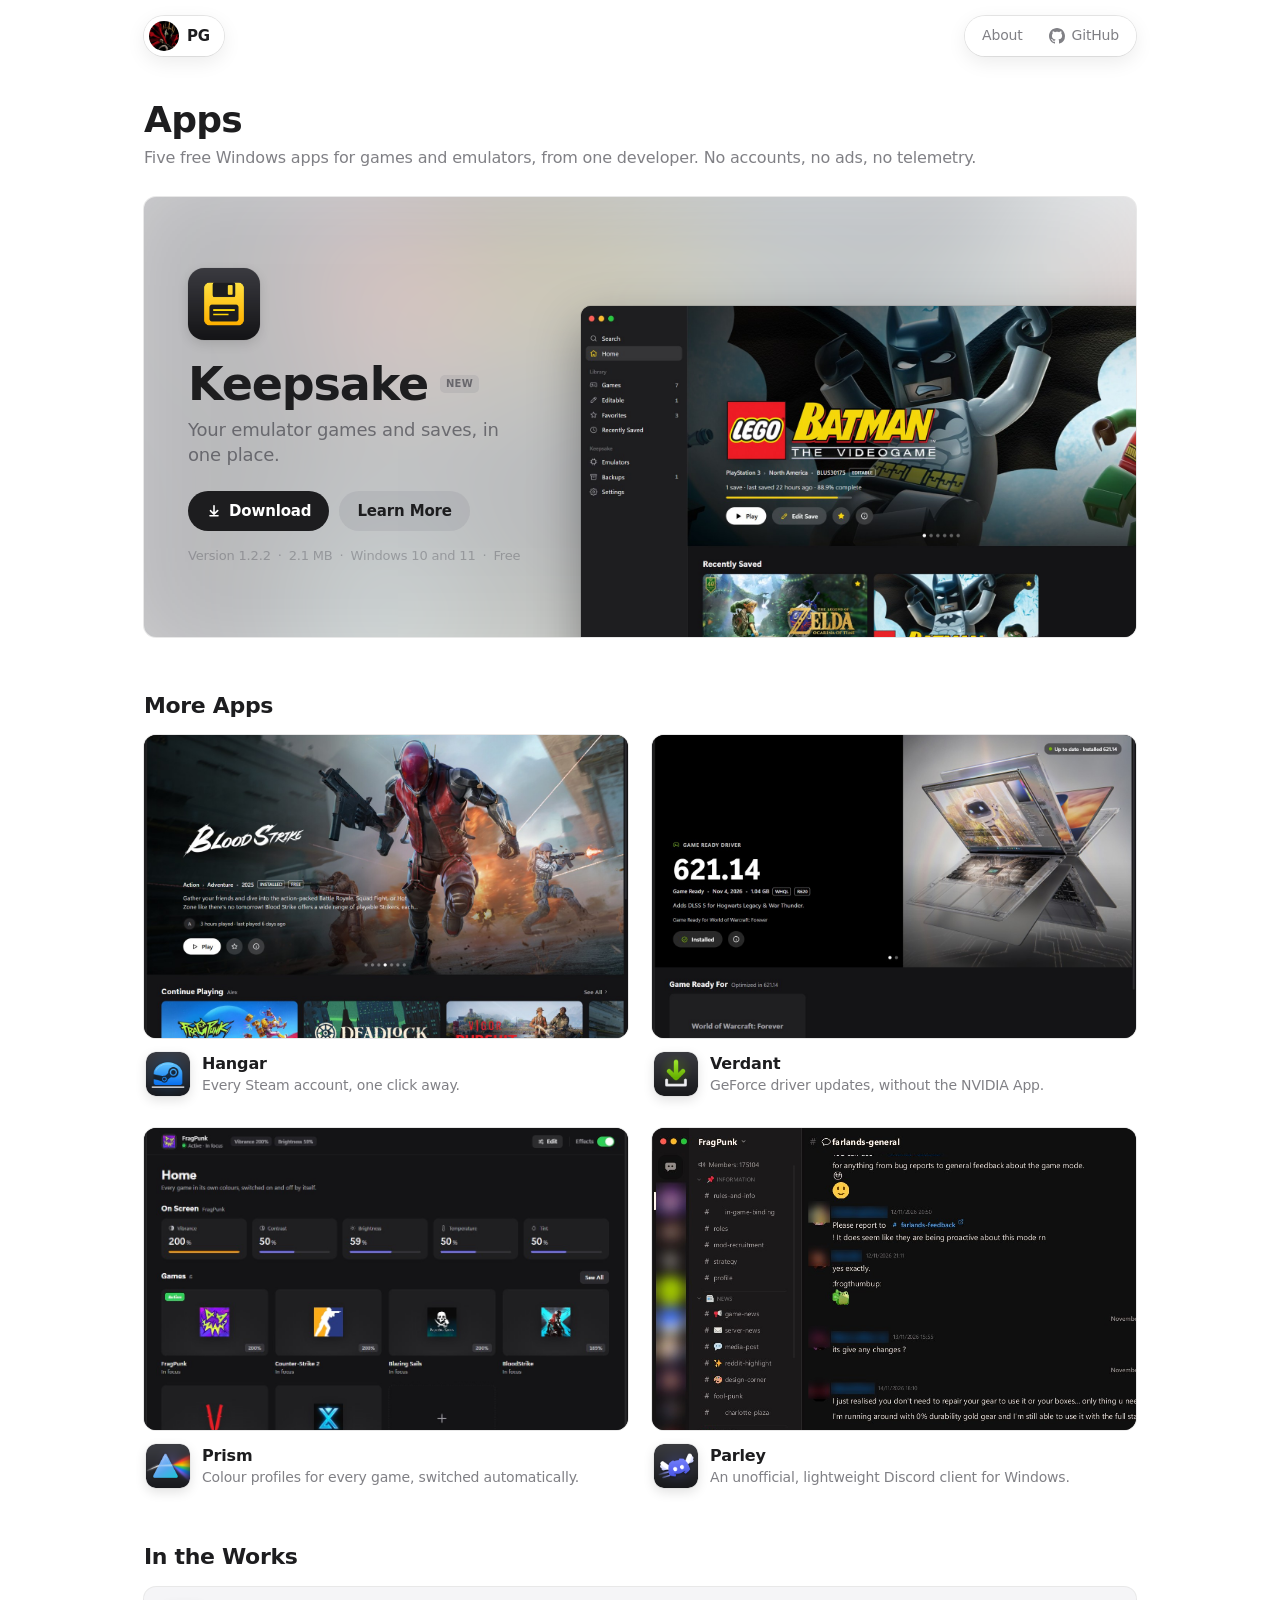
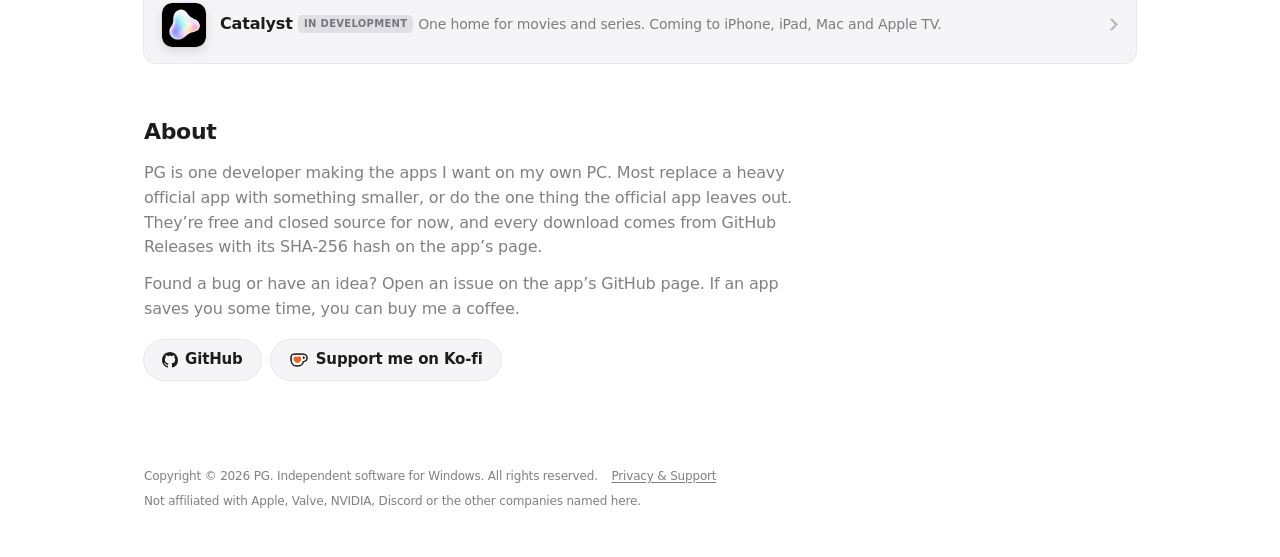
<file: index.html>
<!doctype html>
<html lang="en">
<head>
  <meta charset="utf-8">
  <meta name="viewport" content="width=device-width, initial-scale=1, viewport-fit=cover">
  <title>PG — Lightweight Windows apps for gaming and emulation</title>
  <meta name="description" content="Free, lightweight Windows apps by PG: Keepsake (emulator game manager and save editor), Hangar (Steam account switcher), Verdant (NVIDIA driver updates without the NVIDIA App), Prism (per-game colour profiles) and Parley (a light Discord client).">
  <link rel="canonical" href="https://lilpatter.github.io/">
  <meta property="og:type" content="website">
  <meta property="og:site_name" content="PG">
  <meta property="og:title" content="PG — Lightweight Windows apps for gaming and emulation">
  <meta property="og:description" content="Free, lightweight Windows apps by PG: Keepsake (emulator game manager and save editor), Hangar (Steam account switcher), Verdant (NVIDIA driver updates without the NVIDIA App), Prism (per-game colour profiles) and Parley (a light Discord client).">
  <meta property="og:image" content="https://lilpatter.github.io/assets/og/home.png">
  <meta property="og:image:width" content="1200">
  <meta property="og:image:height" content="630">
  <meta property="og:image:alt" content="PG — Lightweight Windows apps for gaming and emulation">
  <meta property="og:url" content="https://lilpatter.github.io/">
  <meta name="twitter:card" content="summary_large_image">
  <script type="application/ld+json">{"@context":"https://schema.org","@type":"Organization","name":"PG","url":"https://lilpatter.github.io","logo":"https://lilpatter.github.io/assets/avatar.jpg","sameAs":["https://github.com/lilpatter"]}</script>
  <meta name="theme-color" content="#ffffff" media="(prefers-color-scheme: light)">
  <meta name="theme-color" content="#141416" media="(prefers-color-scheme: dark)">
  <link rel="icon" href="/assets/avatar.jpg">
  <link rel="apple-touch-icon" href="/assets/avatar.jpg">
  <link rel="stylesheet" href="/styles.css?v=0995abc4d6">
  <script src="/app.js?v=86ad6f5690" defer></script>
</head>
<body>
  <header class="bar" id="bar">
    <div class="wrap bar-inner">
      <a class="pill glass" href="/" aria-label="PG, home">
        <img src="/assets/avatar.jpg" alt="" width="32" height="32">PG
      </a>
      <nav class="bar-links glass" aria-label="Sections">
        <a href="/#about">About</a>
        <a href="https://github.com/lilpatter"><svg viewBox="0 0 16 16" aria-hidden="true"><path d="M8 0C3.58 0 0 3.58 0 8c0 3.54 2.29 6.53 5.47 7.59.4.07.55-.17.55-.38 0-.19-.01-.82-.01-1.49-2.01.37-2.53-.49-2.69-.94-.09-.23-.48-.94-.82-1.13-.28-.15-.68-.52-.01-.53.63-.01 1.08.58 1.23.82.72 1.21 1.87.87 2.33.66.07-.52.28-.87.51-1.07-1.78-.2-3.64-.89-3.64-3.95 0-.87.31-1.59.82-2.15-.08-.2-.36-1.02.08-2.12 0 0 .67-.21 2.2.82.64-.18 1.32-.27 2-.27.68 0 1.36.09 2 .27 1.53-1.04 2.2-.82 2.2-.82.44 1.1.16 1.92.08 2.12.51.56.82 1.27.82 2.15 0 3.07-1.87 3.75-3.65 3.95.29.25.54.73.54 1.48 0 1.07-.01 1.93-.01 2.2 0 .21.15.46.55.38A8.013 8.013 0 0016 8c0-4.42-3.58-8-8-8z"/></svg>GitHub</a>
      </nav>
    </div>
  </header>
  <main id="top">
    <div class="wash" aria-hidden="true"><i></i><i></i><i></i></div>
    <header class="page-head wrap">
      <h1 class="large-title" id="page-title" tabindex="-1">Apps</h1>
      <p class="page-sub">Five free Windows apps for games and emulators, from one developer. No accounts, no ads, no telemetry.</p>
    </header>

    <section class="feature-banner wrap" aria-labelledby="feature-title">
      <div class="banner" style="--accent:#fac51c;">
        <img class="banner-blur" src="/assets/screens/keepsake/home.jpg" alt="" aria-hidden="true" decoding="async">
        <div class="banner-body">
          <a class="banner-icon" href="/keepsake/" tabindex="-1" aria-hidden="true"><img class="app-icon" src="/assets/icons/keepsake.png" alt="" width="76" height="76"></a>
          <h2 class="banner-title" id="feature-title"><a href="/keepsake/">Keepsake</a><span class="row-tag">New</span></h2>
          <p class="banner-text">Your emulator games and saves, in one place.</p>
          <div class="banner-actions">
            <a class="btn btn-primary" href="https://github.com/lilpatter/keepsake/releases/download/v1.2.2/Keepsake_1.2.2_x64-setup.exe"><svg viewBox="0 0 20 20" aria-hidden="true"><path d="M10 2.5a1 1 0 0 1 1 1v8.1l2.8-2.8a1 1 0 1 1 1.4 1.4l-4.5 4.5a1 1 0 0 1-1.4 0l-4.5-4.5a1 1 0 0 1 1.4-1.4L9 11.6V3.5a1 1 0 0 1 1-1ZM4 16a1 1 0 0 1 1-1h10a1 1 0 1 1 0 2H5a1 1 0 0 1-1-1Z"/></svg>Download</a>
            <a class="btn btn-plain" href="/keepsake/">Learn More</a>
          </div>
          <p class="banner-meta">Version 1.2.2<span aria-hidden="true">·</span>2.1 MB<span aria-hidden="true">·</span>Windows 10 and 11<span aria-hidden="true">·</span>Free</p>
        </div>
        <figure class="banner-window"><img src="/assets/screens/keepsake/home.jpg" alt="Home with LEGO Batman in the hero: Play, Edit Save, 88.9% complete, and Recently Saved games from RPCS3 and Lichii." width="1600" height="1000" decoding="async" fetchpriority="high"></figure>
      </div>
    </section>

    <section class="section wrap" id="apps" aria-labelledby="apps-title">
      <div class="section-head">
        <h2 class="title-2" id="apps-title">More Apps</h2>
        
      </div>
      <ul class="app-grid card-grid" id="app-list">
        <li data-families="Windows">
          <a class="app-card" href="/hangar/" style="--accent:#2c90f3;--x:100%;--y:0%;--z:1.2">
            <span class="card-shot"><img src="/assets/screens/hangar/home.jpg" alt="" decoding="async"></span>
            <span class="card-body">
              <img class="app-icon" src="/assets/icons/hangar.png" alt="" width="44" height="44">
              <span class="card-text">
                <h3 class="card-name">Hangar</h3>
                <span class="card-tagline">Every Steam account, one click away.</span>
              </span>
            </span>
          </a>
        </li>
        <li data-families="Windows">
          <a class="app-card" href="/verdant/" style="--accent:#85d312;--x:100%;--y:0%;--z:1.2">
            <span class="card-shot"><img src="/assets/screens/verdant/home.jpg" alt="" decoding="async"></span>
            <span class="card-body">
              <img class="app-icon" src="/assets/icons/verdant.png" alt="" width="44" height="44">
              <span class="card-text">
                <h3 class="card-name">Verdant</h3>
                <span class="card-tagline">GeForce driver updates, without the NVIDIA App.</span>
              </span>
            </span>
          </a>
        </li>
        <li data-families="Windows">
          <a class="app-card" href="/prism/" style="--accent:#4ca8e5;--x:100%;--y:0%;--z:1.2">
            <span class="card-shot"><img src="/assets/screens/prism/home.jpg" alt="" decoding="async"></span>
            <span class="card-body">
              <img class="app-icon" src="/assets/icons/prism.png" alt="" width="44" height="44">
              <span class="card-text">
                <h3 class="card-name">Prism</h3>
                <span class="card-tagline">Colour profiles for every game, switched automatically.</span>
              </span>
            </span>
          </a>
        </li>
        <li data-families="Windows">
          <a class="app-card" href="/parley/" style="--accent:#505dec;--x:0%;--y:0%;--z:1.7">
            <span class="card-shot"><img src="/assets/screens/parley/chat.jpg" alt="" decoding="async"></span>
            <span class="card-body">
              <img class="app-icon" src="/assets/icons/parley.png" alt="" width="44" height="44">
              <span class="card-text">
                <h3 class="card-name">Parley</h3>
                <span class="card-tagline">An unofficial, lightweight Discord client for Windows.</span>
              </span>
            </span>
          </a>
        </li>
      </ul>
    </section>

    <section class="section wrap" id="upcoming" aria-labelledby="upcoming-title">
      <div class="section-head">
        <h2 class="title-2" id="upcoming-title">In the Works</h2>
      </div>
      <ul class="list">
        <li><a class="row upcoming-row" href="https://catalystapp.pages.dev/">
            <img class="app-icon" src="/assets/icons/catalyst.png" alt="" width="44" height="44">
            <span class="row-body">
              <span class="row-title">Catalyst <span class="row-tag">In Development</span></span>
              <span class="row-sub">One home for movies and series. Coming to iPhone, iPad, Mac and Apple TV.</span>
            </span>
            <svg class="chevron" viewBox="0 0 8 13" aria-hidden="true"><path d="M1.5 1.5 6.5 6.5 1.5 11.5"/></svg>
          </a></li>
      </ul>
    </section>

    <section class="section wrap about" id="about" aria-labelledby="about-title">
      <div class="section-head">
        <h2 class="title-2" id="about-title">About</h2>
      </div>
      <p>PG is one developer making the apps I want on my own PC. Most replace a heavy official app with something smaller, or do the one thing the official app leaves out. They’re free and closed source for now, and every download comes from GitHub Releases with its SHA-256 hash on the app’s page.</p>
      <p>Found a bug or have an idea? Open an issue on the app’s GitHub page. If an app saves you some time, you can buy me a coffee.</p>
      <div class="about-actions">
        <a class="btn btn-soft" href="https://github.com/lilpatter"><svg viewBox="0 0 16 16" aria-hidden="true"><path d="M8 0C3.58 0 0 3.58 0 8c0 3.54 2.29 6.53 5.47 7.59.4.07.55-.17.55-.38 0-.19-.01-.82-.01-1.49-2.01.37-2.53-.49-2.69-.94-.09-.23-.48-.94-.82-1.13-.28-.15-.68-.52-.01-.53.63-.01 1.08.58 1.23.82.72 1.21 1.87.87 2.33.66.07-.52.28-.87.51-1.07-1.78-.2-3.64-.89-3.64-3.95 0-.87.31-1.59.82-2.15-.08-.2-.36-1.02.08-2.12 0 0 .67-.21 2.2.82.64-.18 1.32-.27 2-.27.68 0 1.36.09 2 .27 1.53-1.04 2.2-.82 2.2-.82.44 1.1.16 1.92.08 2.12.51.56.82 1.27.82 2.15 0 3.07-1.87 3.75-3.65 3.95.29.25.54.73.54 1.48 0 1.07-.01 1.93-.01 2.2 0 .21.15.46.55.38A8.013 8.013 0 0016 8c0-4.42-3.58-8-8-8z"/></svg>GitHub</a>
        <a class="btn btn-soft btn-kofi" href="https://ko-fi.com/O6N02AUO5M" target="_blank" rel="noopener" title="Support me on ko-fi.com"><img src="/assets/kofi-cup.png" alt="" width="22" height="18">Support me on Ko-fi</a>
      </div>
    </section>
  </main>
  <dialog class="palette" id="palette" aria-label="Search">
    <div class="palette-field">
      <svg viewBox="0 0 20 20" aria-hidden="true"><path d="M8.5 3a5.5 5.5 0 0 1 4.4 8.8l3.6 3.7a.9.9 0 0 1-1.3 1.3l-3.7-3.6A5.5 5.5 0 1 1 8.5 3Zm0 1.8a3.7 3.7 0 1 0 0 7.4 3.7 3.7 0 0 0 0-7.4Z"/></svg>
      <input id="palette-input" type="search" placeholder="Search apps and actions" autocomplete="off" spellcheck="false" role="combobox" aria-expanded="true" aria-controls="palette-results">
      <kbd>esc</kbd>
    </div>
    <ul class="palette-results" id="palette-results" role="listbox"></ul>
  </dialog>
  <script type="application/json" id="apps-data">[{"id":"keepsake","name":"Keepsake","tagline":"Your emulator games and saves, in one place.","icon":"/assets/icons/keepsake.png","platforms":["Windows"],"href":"/keepsake/","links":[{"label":"Download","url":"https://github.com/lilpatter/keepsake/releases/latest","kind":"download"}]},{"id":"catalyst","name":"Catalyst","tagline":"One home for movies and series.","icon":"/assets/icons/catalyst.png","platforms":["iOS","iPadOS","macOS","tvOS"],"href":"https://catalystapp.pages.dev/","links":[{"label":"Visit website","url":"https://catalystapp.pages.dev/","kind":"website"}]},{"id":"hangar","name":"Hangar","tagline":"Every Steam account, one click away.","icon":"/assets/icons/hangar.png","platforms":["Windows"],"href":"/hangar/","links":[{"label":"Download","url":"https://github.com/lilpatter/hangar/releases/latest","kind":"download"}]},{"id":"verdant","name":"Verdant","tagline":"GeForce driver updates, without the NVIDIA App.","icon":"/assets/icons/verdant.png","platforms":["Windows"],"href":"/verdant/","links":[{"label":"Download","url":"https://github.com/lilpatter/verdant/releases/latest","kind":"download"}]},{"id":"prism","name":"Prism","tagline":"Colour profiles for every game, switched automatically.","icon":"/assets/icons/prism.png","platforms":["Windows"],"href":"/prism/","links":[{"label":"Download","url":"https://github.com/lilpatter/prism/releases/latest","kind":"download"}]},{"id":"parley","name":"Parley","tagline":"An unofficial, lightweight Discord client for Windows.","icon":"/assets/icons/parley.png","platforms":["Windows"],"href":"/parley/","links":[{"label":"Download","url":"https://github.com/lilpatter/parley/releases/latest","kind":"download"}]}]</script>
  <footer class="footer">
    <div class="wrap footer-inner">
      <span>Copyright © 2026 PG. Independent software for Windows. All rights reserved. <a class="footer-link" href="/privacy/">Privacy &amp; Support</a></span>
      <span>Not affiliated with Apple, Valve, NVIDIA, Discord or the other companies named here.</span>
    </div>
  </footer>
</body>
</html>
</file>
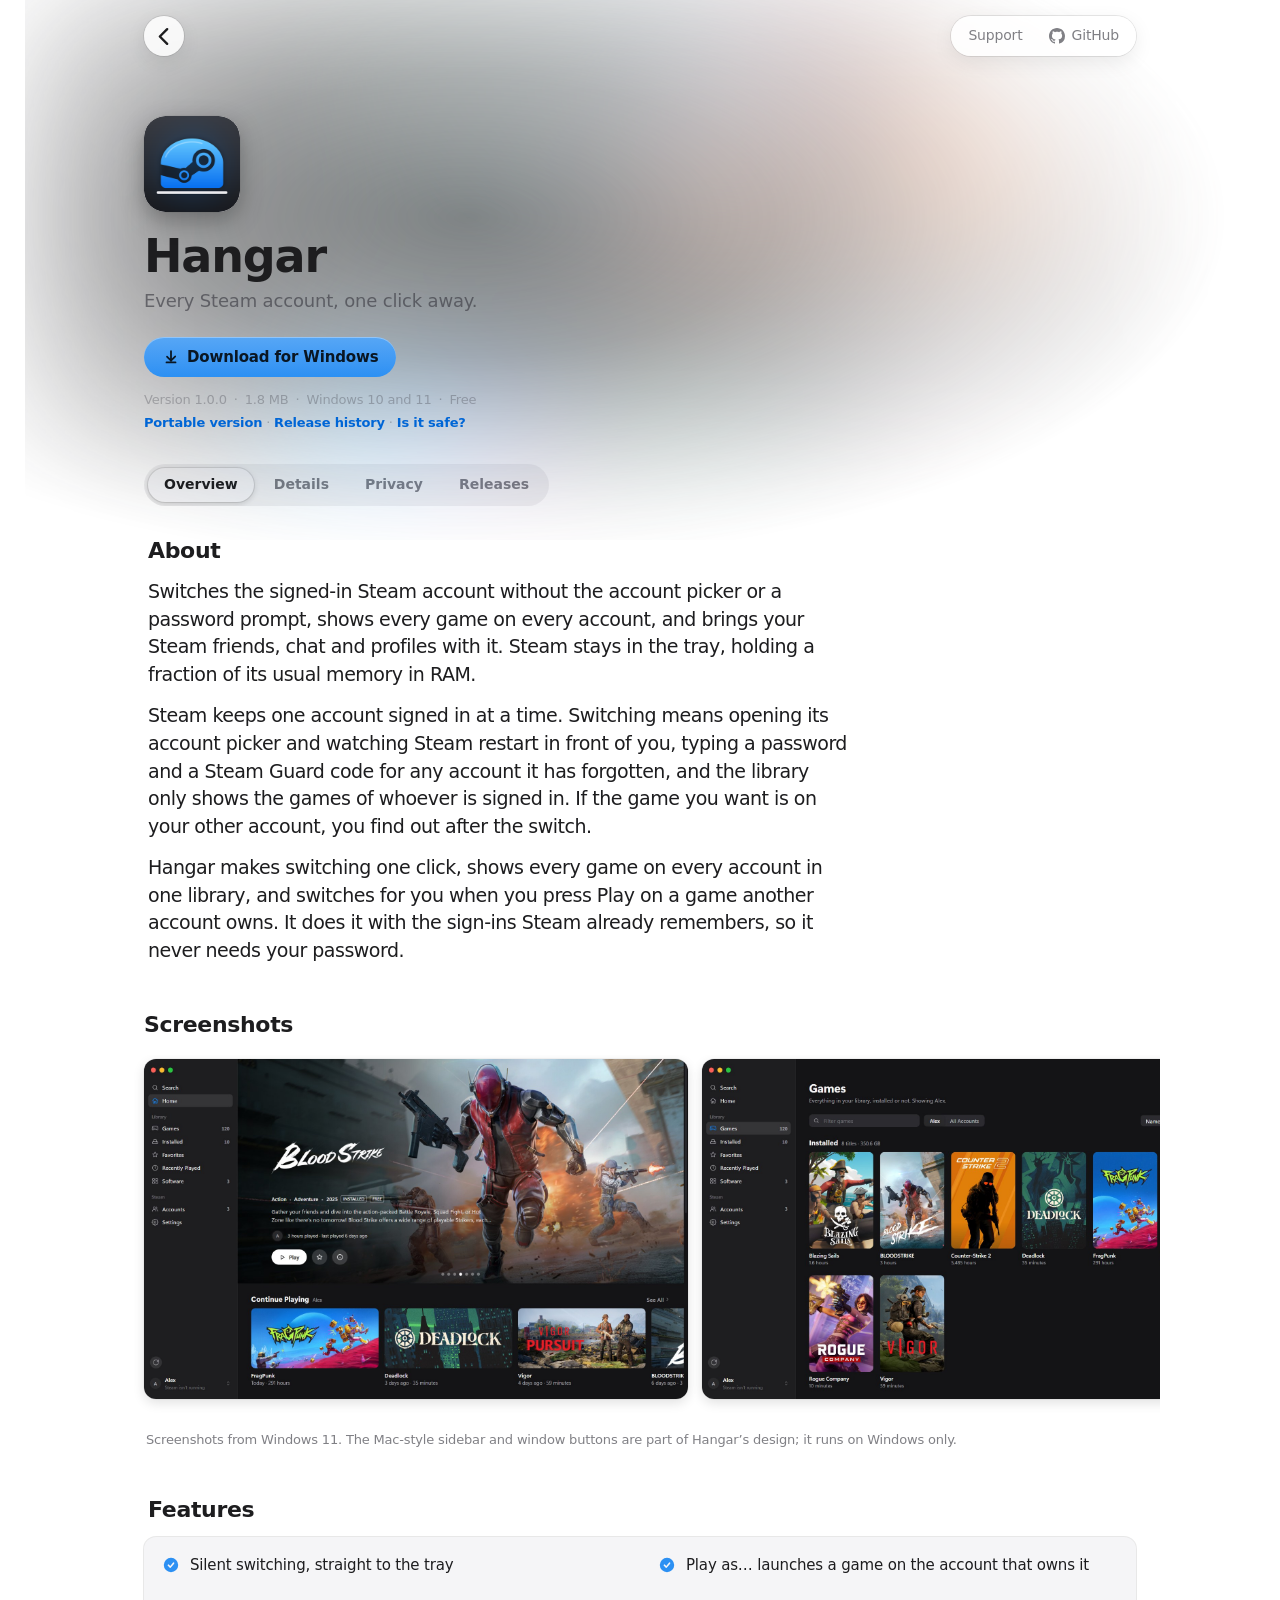
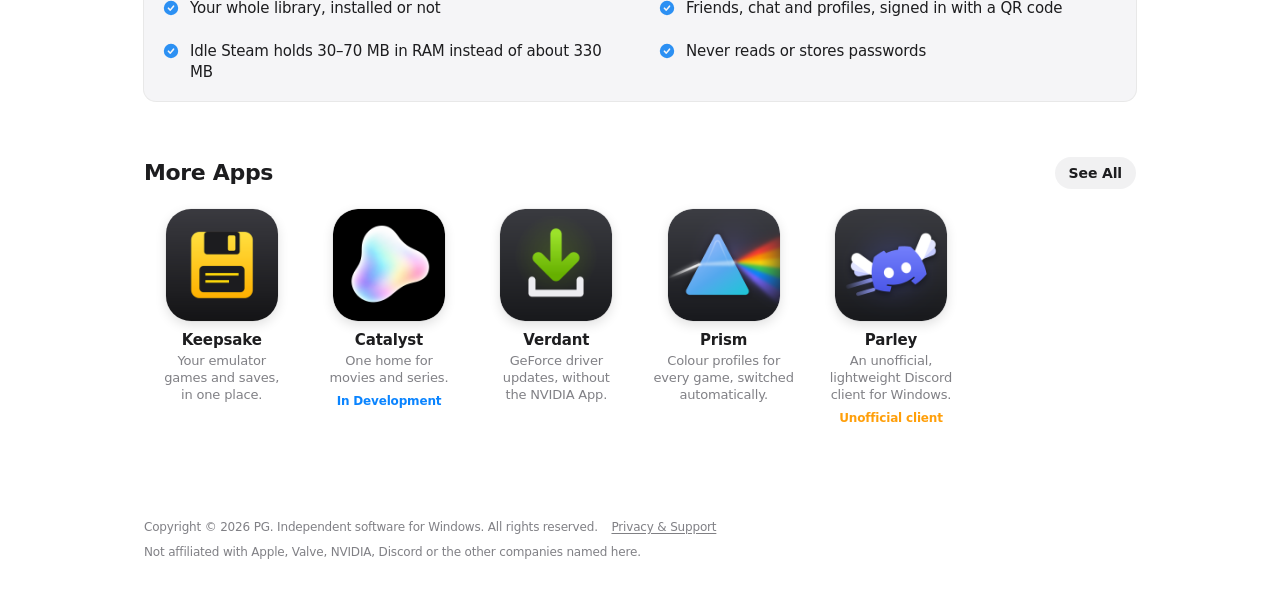
<file: hangar/index.html>
<!doctype html>
<html lang="en">
<head>
  <meta charset="utf-8">
  <meta name="viewport" content="width=device-width, initial-scale=1, viewport-fit=cover">
  <title>Hangar — Steam Account Switcher for Windows</title>
  <meta name="description" content="Switches the signed-in Steam account without the account picker or a password prompt, shows every game on every account, and brings your Steam friends, chat and profiles with it. Steam stays in the tray, holding a fraction of its usual memory in RAM.">
  <link rel="canonical" href="https://lilpatter.github.io/hangar/">
  <meta property="og:type" content="website">
  <meta property="og:site_name" content="PG">
  <meta property="og:title" content="Hangar — Steam Account Switcher for Windows">
  <meta property="og:description" content="Switches the signed-in Steam account without the account picker or a password prompt, shows every game on every account, and brings your Steam friends, chat and profiles with it. Steam stays in the tray, holding a fraction of its usual memory in RAM.">
  <meta property="og:image" content="https://lilpatter.github.io/assets/og/hangar.png">
  <meta property="og:image:width" content="1200">
  <meta property="og:image:height" content="630">
  <meta property="og:image:alt" content="Hangar — Steam Account Switcher for Windows">
  <meta property="og:url" content="https://lilpatter.github.io/hangar/">
  <meta name="twitter:card" content="summary_large_image">
  <script type="application/ld+json">{"@context":"https://schema.org","@graph":[{"@type":"SoftwareApplication","name":"Hangar","alternateName":"Steam Account Switcher for Windows","description":"Switches the signed-in Steam account without the account picker or a password prompt, shows every game on every account, and brings your Steam friends, chat and profiles with it. Steam stays in the tray, holding a fraction of its usual memory in RAM.","url":"https://lilpatter.github.io/hangar/","image":"https://lilpatter.github.io/assets/icons/hangar.png","operatingSystem":"Windows 10, Windows 11","applicationCategory":"UtilitiesApplication","author":{"@type":"Organization","name":"PG","url":"https://lilpatter.github.io","sameAs":["https://github.com/lilpatter"]},"softwareVersion":"1.0.0","dateModified":"2026-11-17T23:44:08Z","downloadUrl":"https://github.com/lilpatter/hangar/releases/download/v1.0.0-build.14/Hangar_1.0.0_x64-setup.exe","fileSize":"1.8 MB","offers":{"@type":"Offer","price":"0","priceCurrency":"USD"}}]}</script>
  <meta name="theme-color" content="#ffffff" media="(prefers-color-scheme: light)">
  <meta name="theme-color" content="#141416" media="(prefers-color-scheme: dark)">
  <link rel="icon" href="/assets/icons/hangar.png">
  <link rel="apple-touch-icon" href="/assets/icons/hangar.png">
  <link rel="stylesheet" href="/styles.css?v=0995abc4d6">
  <script src="/app.js?v=86ad6f5690" defer></script>
</head>
<body>
  <header class="bar" id="bar">
    <div class="wrap bar-inner">
      <a class="circle glass" href="/" aria-label="Back to Apps"><svg viewBox="0 0 12 20" aria-hidden="true"><path d="M10 2 2 10l8 8"/></svg></a>
      <span class="bar-title glass" aria-hidden="true">
        <img class="app-icon" src="/assets/icons/hangar.png" alt="" width="32" height="32">Hangar
      </span>
      <nav class="bar-links glass" aria-label="Sections">
        <a href="https://github.com/lilpatter/hangar/issues">Support</a>
        <a href="https://github.com/lilpatter/hangar"><svg viewBox="0 0 16 16" aria-hidden="true"><path d="M8 0C3.58 0 0 3.58 0 8c0 3.54 2.29 6.53 5.47 7.59.4.07.55-.17.55-.38 0-.19-.01-.82-.01-1.49-2.01.37-2.53-.49-2.69-.94-.09-.23-.48-.94-.82-1.13-.28-.15-.68-.52-.01-.53.63-.01 1.08.58 1.23.82.72 1.21 1.87.87 2.33.66.07-.52.28-.87.51-1.07-1.78-.2-3.64-.89-3.64-3.95 0-.87.31-1.59.82-2.15-.08-.2-.36-1.02.08-2.12 0 0 .67-.21 2.2.82.64-.18 1.32-.27 2-.27.68 0 1.36.09 2 .27 1.53-1.04 2.2-.82 2.2-.82.44 1.1.16 1.92.08 2.12.51.56.82 1.27.82 2.15 0 3.07-1.87 3.75-3.65 3.95.29.25.54.73.54 1.48 0 1.07-.01 1.93-.01 2.2 0 .21.15.46.55.38A8.013 8.013 0 0016 8c0-4.42-3.58-8-8-8z"/></svg>GitHub</a>
      </nav>
    </div>
  </header>
  <main id="top">
    <div class="wash" aria-hidden="true"><i></i><i></i><i></i></div>
    <article class="wrap app-page" aria-labelledby="app-title" style="--accent:#2c90f3; --on-accent:rgba(0, 0, 0, 0.86)">
      <header class="app-hero">
        <img class="banner-blur" src="/assets/screens/hangar/home.jpg" alt="" aria-hidden="true" decoding="async">
        <div class="banner-body">
          <div class="tilt" data-tilt>
            <div class="tilt-inner">
              <img class="app-icon" src="/assets/icons/hangar.png" alt="Hangar app icon" width="96" height="96">
              <span class="glare" aria-hidden="true"></span>
            </div>
          </div>
          <h1 class="app-name" id="app-title" tabindex="-1">Hangar</h1>
          <p class="banner-text">Every Steam account, one click away.</p>
          <div class="banner-actions">
            <a class="btn btn-filled" href="https://github.com/lilpatter/hangar/releases/download/v1.0.0-build.14/Hangar_1.0.0_x64-setup.exe"><svg viewBox="0 0 20 20" aria-hidden="true"><path d="M10 2.5a1 1 0 0 1 1 1v8.1l2.8-2.8a1 1 0 1 1 1.4 1.4l-4.5 4.5a1 1 0 0 1-1.4 0l-4.5-4.5a1 1 0 0 1 1.4-1.4L9 11.6V3.5a1 1 0 0 1 1-1ZM4 16a1 1 0 0 1 1-1h10a1 1 0 1 1 0 2H5a1 1 0 0 1-1-1Z"/></svg>Download for Windows</a>
            
          </div>
          <p class="banner-meta">Version 1.0.0<span aria-hidden="true">·</span>1.8 MB<span aria-hidden="true">·</span>Windows 10 and 11<span aria-hidden="true">·</span>Free</p>
          <p class="download-links"><a href="https://github.com/lilpatter/hangar/releases/download/v1.0.0-build.14/hangar.exe">Portable version</a><span aria-hidden="true"> · </span><a href="#history">Release history</a><span aria-hidden="true"> · </span><a href="#privacy">Is it safe?</a></p>
          
        </div>
      </header>

      <div class="app-tabs" role="tablist" aria-label="Hangar" hidden>
        <button type="button" role="tab" id="tab-overview" aria-controls="panel-overview" aria-selected="true">Overview</button>
        <button type="button" role="tab" id="tab-details" aria-controls="panel-details" aria-selected="false" tabindex="-1">Details</button>
        <button type="button" role="tab" id="tab-privacy" aria-controls="panel-privacy" aria-selected="false" tabindex="-1">Privacy</button>
        <button type="button" role="tab" id="tab-releases" aria-controls="panel-releases" aria-selected="false" tabindex="-1">Releases</button>
      </div>
      <div class="tab-panel" id="panel-overview" role="tabpanel" aria-labelledby="tab-overview">
      <section class="app-section" aria-labelledby="about-title">
        <h2 class="title-2" id="about-title">About</h2>
        <p class="app-desc">Switches the signed-in Steam account without the account picker or a password prompt, shows every game on every account, and brings your Steam friends, chat and profiles with it. Steam stays in the tray, holding a fraction of its usual memory in RAM.</p>
        <p class="app-desc app-story">Steam keeps one account signed in at a time. Switching means opening its account picker and watching Steam restart in front of you, typing a password and a Steam Guard code for any account it has forgotten, and the library only shows the games of whoever is signed in. If the game you want is on your other account, you find out after the switch.</p>
        <p class="app-desc app-story">Hangar makes switching one click, shows every game on every account in one library, and switches for you when you press Play on a game another account owns. It does it with the sign-ins Steam already remembers, so it never needs your password.</p>
      </section>
      <section class="app-section" aria-labelledby="shots-title">
        <div class="section-head">
          <h2 class="title-2" id="shots-title">Screenshots</h2>
          
        </div>
        
        <div class="shot-row" id="shots-windows" data-device="windows"   tabindex="0">
          <figure class="shot"><img src="/assets/screens/hangar/home.jpg" alt="Home with a featured game, playtime and Continue Playing for the signed-in account." loading="lazy" decoding="async"></figure>
          <figure class="shot"><img src="/assets/screens/hangar/games.jpg" alt="Installed games in a grid of Steam cover art, with playtime for each." loading="lazy" decoding="async"></figure>
          <figure class="shot"><img src="/assets/screens/hangar/accounts.jpg" alt="Three remembered Steam accounts, each with a Switch button, and Add Account." loading="lazy" decoding="async"></figure>
        </div>
        <p class="shots-note">Screenshots from Windows 11. The Mac-style sidebar and window buttons are part of Hangar’s design; it runs on Windows only.</p>
      </section>
      <section class="app-section" aria-labelledby="features-title">
        <h2 class="title-2" id="features-title">Features</h2>
        <ul class="feature-grid">
          <li class="feature">
            <svg class="check" viewBox="0 0 20 20" aria-hidden="true"><path d="M10 2a8 8 0 1 1 0 16 8 8 0 0 1 0-16Zm3.4 5.3a.9.9 0 0 0-1.3.1L9.2 11 7.8 9.6a.9.9 0 1 0-1.3 1.3l2.1 2.1a.9.9 0 0 0 1.3-.1l3.6-4.4a.9.9 0 0 0-.1-1.2Z"/></svg>
            <span>Silent switching, straight to the tray</span>
          </li>
          <li class="feature">
            <svg class="check" viewBox="0 0 20 20" aria-hidden="true"><path d="M10 2a8 8 0 1 1 0 16 8 8 0 0 1 0-16Zm3.4 5.3a.9.9 0 0 0-1.3.1L9.2 11 7.8 9.6a.9.9 0 1 0-1.3 1.3l2.1 2.1a.9.9 0 0 0 1.3-.1l3.6-4.4a.9.9 0 0 0-.1-1.2Z"/></svg>
            <span>Play as… launches a game on the account that owns it</span>
          </li>
          <li class="feature">
            <svg class="check" viewBox="0 0 20 20" aria-hidden="true"><path d="M10 2a8 8 0 1 1 0 16 8 8 0 0 1 0-16Zm3.4 5.3a.9.9 0 0 0-1.3.1L9.2 11 7.8 9.6a.9.9 0 1 0-1.3 1.3l2.1 2.1a.9.9 0 0 0 1.3-.1l3.6-4.4a.9.9 0 0 0-.1-1.2Z"/></svg>
            <span>Your whole library, installed or not</span>
          </li>
          <li class="feature">
            <svg class="check" viewBox="0 0 20 20" aria-hidden="true"><path d="M10 2a8 8 0 1 1 0 16 8 8 0 0 1 0-16Zm3.4 5.3a.9.9 0 0 0-1.3.1L9.2 11 7.8 9.6a.9.9 0 1 0-1.3 1.3l2.1 2.1a.9.9 0 0 0 1.3-.1l3.6-4.4a.9.9 0 0 0-.1-1.2Z"/></svg>
            <span>Friends, chat and profiles, signed in with a QR code</span>
          </li>
          <li class="feature">
            <svg class="check" viewBox="0 0 20 20" aria-hidden="true"><path d="M10 2a8 8 0 1 1 0 16 8 8 0 0 1 0-16Zm3.4 5.3a.9.9 0 0 0-1.3.1L9.2 11 7.8 9.6a.9.9 0 1 0-1.3 1.3l2.1 2.1a.9.9 0 0 0 1.3-.1l3.6-4.4a.9.9 0 0 0-.1-1.2Z"/></svg>
            <span>Idle Steam holds 30–70 MB in RAM instead of about 330 MB</span>
          </li>
          <li class="feature">
            <svg class="check" viewBox="0 0 20 20" aria-hidden="true"><path d="M10 2a8 8 0 1 1 0 16 8 8 0 0 1 0-16Zm3.4 5.3a.9.9 0 0 0-1.3.1L9.2 11 7.8 9.6a.9.9 0 1 0-1.3 1.3l2.1 2.1a.9.9 0 0 0 1.3-.1l3.6-4.4a.9.9 0 0 0-.1-1.2Z"/></svg>
            <span>Never reads or stores passwords</span>
          </li>
        </ul>
      </section>
      </div>
      <div class="tab-panel" id="panel-details" role="tabpanel" aria-labelledby="tab-details">
      <section class="app-section" aria-labelledby="engineering-title">
        <h2 class="title-2" id="engineering-title">Under the Hood</h2>
        <ul class="feature-grid engineering">
          <li class="feature">
            <span><strong class="feature-title">Less RAM without breaking Steam</strong>Launch flags barely help: the best set saved about 25 MB of Steam&#39;s ~330 MB, because most of it is a hidden web renderer every client keeps loaded. Instead, Hangar asks Windows to trim the working set of steam.exe and steamwebhelper (EmptyWorkingSet), a minute after Steam signs in and every five minutes after, never while a game is running. The working set is the part of a program&#39;s memory held in RAM. Idle in the tray, Steam&#39;s drops from about 330 MB to 30–70 MB, and it stays signed in. Steam&#39;s total allocated memory doesn&#39;t shrink: the trimmed pages wait in standby or the page file and come back if Steam touches them. Measured on Windows 11 with Steam signed in, idle in the tray and no game running.</span>
          </li>
          <li class="feature">
            <span><strong class="feature-title">No passwords, ever</strong>Accounts connect with a QR code from the Steam Mobile App, so Hangar never sees a password. The sign-in token it gets back is stored encrypted with Windows DPAPI, readable only by your Windows account.</span>
          </li>
          <li class="feature">
            <span><strong class="feature-title">Its own line to Steam</strong>Friends, chat and profiles run over Hangar&#39;s own connection to Steam&#39;s servers, so the Steam client stays signed in alongside it and games still launch through Steam as usual.</span>
          </li>
        </ul>
      </section>

      <section class="app-section" aria-labelledby="info-title">
        <h2 class="title-2" id="info-title">Information</h2>
        <div class="info-columns">
          <div class="list">
          <div class="row info-row"><span class="row-body">Developer</span><span class="row-detail">PG</span></div>
          <div class="row info-row"><span class="row-body">Updated</span><span class="row-detail">Nov 17, 2026</span></div>
          <div class="row info-row"><span class="row-body">Built With</span><span class="row-detail">Tauri 2 · Rust</span></div>
          <div class="row info-row"><span class="row-body">Source</span><span class="row-detail">Closed source</span></div>
          </div>
          <div>
            <div class="list">
            <a class="row has-glyph" href="https://github.com/lilpatter/hangar/releases/latest">
            <span class="glyph" style="--tint:var(--accent, var(--green))"><svg viewBox="0 0 20 20" aria-hidden="true"><path d="M10 2.5a1 1 0 0 1 1 1v8.1l2.8-2.8a1 1 0 1 1 1.4 1.4l-4.5 4.5a1 1 0 0 1-1.4 0l-4.5-4.5a1 1 0 0 1 1.4-1.4L9 11.6V3.5a1 1 0 0 1 1-1ZM4 16a1 1 0 0 1 1-1h10a1 1 0 1 1 0 2H5a1 1 0 0 1-1-1Z"/></svg></span>
            <span class="row-body row-title">Download</span>
            <span class="row-detail">GitHub Releases</span>
            <svg class="chevron" viewBox="0 0 8 13" aria-hidden="true"><path d="M1.5 1.5 6.5 6.5 1.5 11.5"/></svg>
          </a>
          <a class="row has-glyph" href="https://github.com/lilpatter/hangar/issues">
            <span class="glyph" style="--tint:var(--orange)"><svg viewBox="0 0 20 20" aria-hidden="true"><path d="M10 2a8 8 0 1 1 0 16 8 8 0 0 1 0-16Zm0 10.9a1 1 0 1 0 0 2 1 1 0 0 0 0-2Zm0-7.4c-1.7 0-3 1.1-3.2 2.6a.9.9 0 0 0 1.8.3c.1-.6.7-1.1 1.4-1.1.8 0 1.4.5 1.4 1.2 0 .5-.3.8-.9 1.2-.8.5-1.4 1.1-1.4 2.1a.9.9 0 0 0 1.8 0c0-.3.2-.5.7-.8.8-.5 1.6-1.2 1.6-2.5 0-1.7-1.4-3-3.2-3Z"/></svg></span>
            <span class="row-body row-title">Report a Problem</span>
            <span class="row-detail">GitHub Issues</span>
            <svg class="chevron" viewBox="0 0 8 13" aria-hidden="true"><path d="M1.5 1.5 6.5 6.5 1.5 11.5"/></svg>
          </a>
            </div>
            <p class="group-note">Not affiliated with Valve.</p>
          </div>
        </div>
      </section>
      </div>
      <div class="tab-panel" id="panel-privacy" role="tabpanel" aria-labelledby="tab-privacy">
      <section class="app-section" id="privacy" aria-labelledby="privacy-title">
        <h2 class="title-2" id="privacy-title">Privacy &amp; Security</h2>
        <div class="trust-grid">
          <div class="trust-card">
            <h3 class="trust-title">What it connects to</h3>
            <ul class="trust-list"><li><strong>Steam</strong>: QR sign-in, your library, friends, chat, profiles and game artwork</li><li><strong>Steam Web API</strong>: only if you add your own key, to list games an account owns but hasn&#39;t played on this PC</li><li><strong>GitHub</strong>: to check for and download updates</li></ul>
          </div>
          <div class="trust-card">
            <h3 class="trust-title">What stays on your PC</h3>
            <ul class="trust-list"><li>Hangar never sees, reads or stores your Steam password</li><li>The sign-in token Steam gives Hangar is encrypted with Windows&#39; own data protection (DPAPI), so only your Windows account can read it</li><li>Settings and favourites</li><li>No analytics, telemetry or crash reports, and nothing is ever sent to PG.</li></ul>
          </div>
          <div class="trust-card">
            <h3 class="trust-title">Downloads and updates</h3>
            <ul class="trust-list"><li>Updates itself from its GitHub Releases page and checks each download against its SHA-256 hash before installing. You can turn this off under Settings › About.</li><li>The downloads aren’t code-signed yet, so Windows SmartScreen may say “Windows protected your PC” and that the publisher is unknown. Choose More info, then Run anyway. To check a download is the real one, compare its SHA-256 hash with the ones shown here.</li></ul>
            <p class="hash"><span>SHA-256 of Hangar_1.0.0_x64-setup.exe (installer)</span><code>8134367611de4429663864a09f9f1b6633fe6a5601608ebd206af0c0efbfa3ef</code></p>
            <p class="hash"><span>SHA-256 of hangar.exe (portable, runs without installing)</span><code>72a5ed612120b22ad60a9629bdcdfb1884959cebe4f7526ddf84148f13dfe46c</code></p>
          </div>
          <div class="trust-card">
            <h3 class="trust-title">Requirements</h3>
            <ul class="trust-list"><li>Windows 10 or 11, 64-bit</li><li>Steam installed</li><li>The Microsoft Edge WebView2 runtime, which comes with Windows 11</li></ul>
          </div>
        </div>
      </section>
      </div>
      <div class="tab-panel" id="panel-releases" role="tabpanel" aria-labelledby="tab-releases">
      <section class="app-section" id="history" aria-labelledby="history-title">
        <div class="section-head">
          <h2 class="title-2" id="history-title">Release History</h2>
          <a class="btn btn-plain" href="https://github.com/lilpatter/hangar/releases">All Releases</a>
        </div>
        <ol class="list release-list">
          <li><a class="row" href="https://github.com/lilpatter/hangar/releases/tag/v1.0.0-build.14">
            <span class="row-body">
              <span class="row-title release-title">Game sheet: more store info, live update progress and patch notes</span>
              <span class="row-sub">1.0.0 · Build 14 · Nov 17, 2026</span>
            </span>
            <svg class="chevron" viewBox="0 0 8 13" aria-hidden="true"><path d="M1.5 1.5 6.5 6.5 1.5 11.5"/></svg>
          </a></li>
          <li><a class="row" href="https://github.com/lilpatter/hangar/releases/tag/v1.0.0-build.13">
            <span class="row-body">
              <span class="row-title release-title">Window buttons get a top bar of their own, and the stats move into the sidebar</span>
              <span class="row-sub">1.0.0 · Build 13 · Nov 17, 2026</span>
            </span>
            <svg class="chevron" viewBox="0 0 8 13" aria-hidden="true"><path d="M1.5 1.5 6.5 6.5 1.5 11.5"/></svg>
          </a></li>
          <li><a class="row" href="https://github.com/lilpatter/hangar/releases/tag/v1.0.0-build.12">
            <span class="row-body">
              <span class="row-title release-title">Windows-style window buttons, and live stats at the top right</span>
              <span class="row-sub">1.0.0 · Build 12 · Nov 16, 2026</span>
            </span>
            <svg class="chevron" viewBox="0 0 8 13" aria-hidden="true"><path d="M1.5 1.5 6.5 6.5 1.5 11.5"/></svg>
          </a></li>
          <li><a class="row" href="https://github.com/lilpatter/hangar/releases/tag/v1.0.0-build.11">
            <span class="row-body">
              <span class="row-title release-title">New app icon: Steam&#39;s linkage cut into a hangar arch</span>
              <span class="row-sub">1.0.0 · Build 11 · Nov 15, 2026</span>
            </span>
            <svg class="chevron" viewBox="0 0 8 13" aria-hidden="true"><path d="M1.5 1.5 6.5 6.5 1.5 11.5"/></svg>
          </a></li>
          <li><a class="row" href="https://github.com/lilpatter/hangar/releases/tag/v1.0.0-build.10">
            <span class="row-body">
              <span class="row-title release-title">Keep an idle Steam&#39;s memory low while Hangar is open</span>
              <span class="row-sub">1.0.0 · Build 10 · Nov 15, 2026</span>
            </span>
            <svg class="chevron" viewBox="0 0 8 13" aria-hidden="true"><path d="M1.5 1.5 6.5 6.5 1.5 11.5"/></svg>
          </a></li>
          <li><a class="row" href="https://github.com/lilpatter/hangar/releases/tag/v1.0.0-build.9">
            <span class="row-body">
              <span class="row-title release-title">Friends, chat and profiles, with Steam kept in the tray</span>
              <span class="row-sub">1.0.0 · Build 9 · Nov 13, 2026</span>
            </span>
            <svg class="chevron" viewBox="0 0 8 13" aria-hidden="true"><path d="M1.5 1.5 6.5 6.5 1.5 11.5"/></svg>
          </a></li>
        </ol>
      </section>
      </div>
    </article>

    <section class="section wrap" aria-labelledby="more-title">
      <div class="section-head">
        <h2 class="title-2" id="more-title">More Apps</h2>
        <a class="btn btn-plain" href="/">See All</a>
      </div>
      <ul class="app-grid">
        <li data-families="Windows">
          <a class="app-tile" href="/keepsake/">
            <img class="app-icon" src="/assets/icons/keepsake.png" alt="" width="112" height="112">
            <h3 class="tile-name">Keepsake</h3>
            <span class="tile-tagline">Your emulator games and saves, in one place.</span>
          </a>
        </li>
        <li data-families="Apple">
          <a class="app-tile" href="https://catalystapp.pages.dev/">
            <img class="app-icon" src="/assets/icons/catalyst.png" alt="" width="112" height="112">
            <h3 class="tile-name">Catalyst</h3>
            <span class="tile-tagline">One home for movies and series.</span><span class="tile-badge">In Development</span>
          </a>
        </li>
        <li data-families="Windows">
          <a class="app-tile" href="/verdant/">
            <img class="app-icon" src="/assets/icons/verdant.png" alt="" width="112" height="112">
            <h3 class="tile-name">Verdant</h3>
            <span class="tile-tagline">GeForce driver updates, without the NVIDIA App.</span>
          </a>
        </li>
        <li data-families="Windows">
          <a class="app-tile" href="/prism/">
            <img class="app-icon" src="/assets/icons/prism.png" alt="" width="112" height="112">
            <h3 class="tile-name">Prism</h3>
            <span class="tile-tagline">Colour profiles for every game, switched automatically.</span>
          </a>
        </li>
        <li data-families="Windows">
          <a class="app-tile" href="/parley/">
            <img class="app-icon" src="/assets/icons/parley.png" alt="" width="112" height="112">
            <h3 class="tile-name">Parley</h3>
            <span class="tile-tagline">An unofficial, lightweight Discord client for Windows.</span><span class="tile-badge is-warn">Unofficial client</span>
          </a>
        </li>
      </ul>
    </section>
  </main>
  <dialog class="palette" id="palette" aria-label="Search">
    <div class="palette-field">
      <svg viewBox="0 0 20 20" aria-hidden="true"><path d="M8.5 3a5.5 5.5 0 0 1 4.4 8.8l3.6 3.7a.9.9 0 0 1-1.3 1.3l-3.7-3.6A5.5 5.5 0 1 1 8.5 3Zm0 1.8a3.7 3.7 0 1 0 0 7.4 3.7 3.7 0 0 0 0-7.4Z"/></svg>
      <input id="palette-input" type="search" placeholder="Search apps and actions" autocomplete="off" spellcheck="false" role="combobox" aria-expanded="true" aria-controls="palette-results">
      <kbd>esc</kbd>
    </div>
    <ul class="palette-results" id="palette-results" role="listbox"></ul>
  </dialog>
  <script type="application/json" id="apps-data">[{"id":"keepsake","name":"Keepsake","tagline":"Your emulator games and saves, in one place.","icon":"/assets/icons/keepsake.png","platforms":["Windows"],"href":"/keepsake/","links":[{"label":"Download","url":"https://github.com/lilpatter/keepsake/releases/latest","kind":"download"}]},{"id":"catalyst","name":"Catalyst","tagline":"One home for movies and series.","icon":"/assets/icons/catalyst.png","platforms":["iOS","iPadOS","macOS","tvOS"],"href":"https://catalystapp.pages.dev/","links":[{"label":"Visit website","url":"https://catalystapp.pages.dev/","kind":"website"}]},{"id":"hangar","name":"Hangar","tagline":"Every Steam account, one click away.","icon":"/assets/icons/hangar.png","platforms":["Windows"],"href":"/hangar/","links":[{"label":"Download","url":"https://github.com/lilpatter/hangar/releases/latest","kind":"download"}]},{"id":"verdant","name":"Verdant","tagline":"GeForce driver updates, without the NVIDIA App.","icon":"/assets/icons/verdant.png","platforms":["Windows"],"href":"/verdant/","links":[{"label":"Download","url":"https://github.com/lilpatter/verdant/releases/latest","kind":"download"}]},{"id":"prism","name":"Prism","tagline":"Colour profiles for every game, switched automatically.","icon":"/assets/icons/prism.png","platforms":["Windows"],"href":"/prism/","links":[{"label":"Download","url":"https://github.com/lilpatter/prism/releases/latest","kind":"download"}]},{"id":"parley","name":"Parley","tagline":"An unofficial, lightweight Discord client for Windows.","icon":"/assets/icons/parley.png","platforms":["Windows"],"href":"/parley/","links":[{"label":"Download","url":"https://github.com/lilpatter/parley/releases/latest","kind":"download"}]}]</script>
  <footer class="footer">
    <div class="wrap footer-inner">
      <span>Copyright © 2026 PG. Independent software for Windows. All rights reserved. <a class="footer-link" href="/privacy/">Privacy &amp; Support</a></span>
      <span>Not affiliated with Apple, Valve, NVIDIA, Discord or the other companies named here.</span>
    </div>
  </footer>
</body>
</html>
</file>
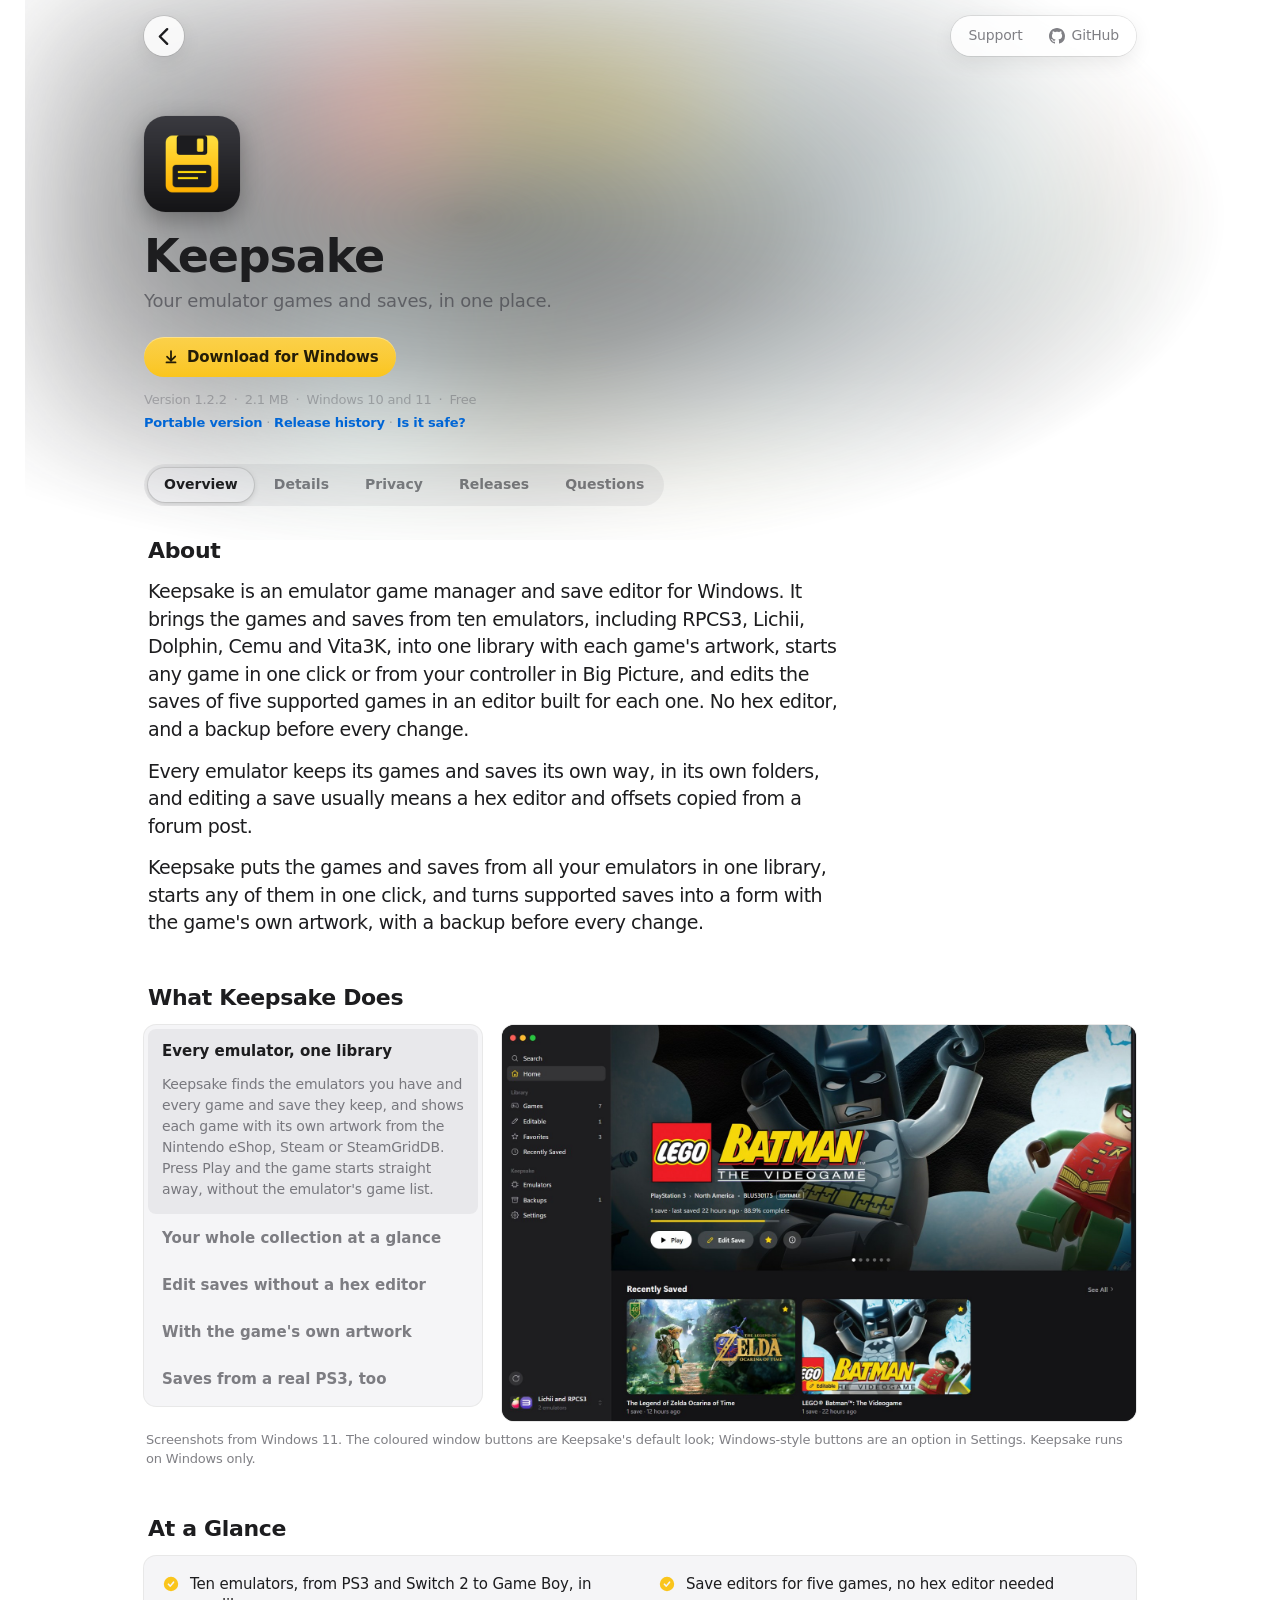
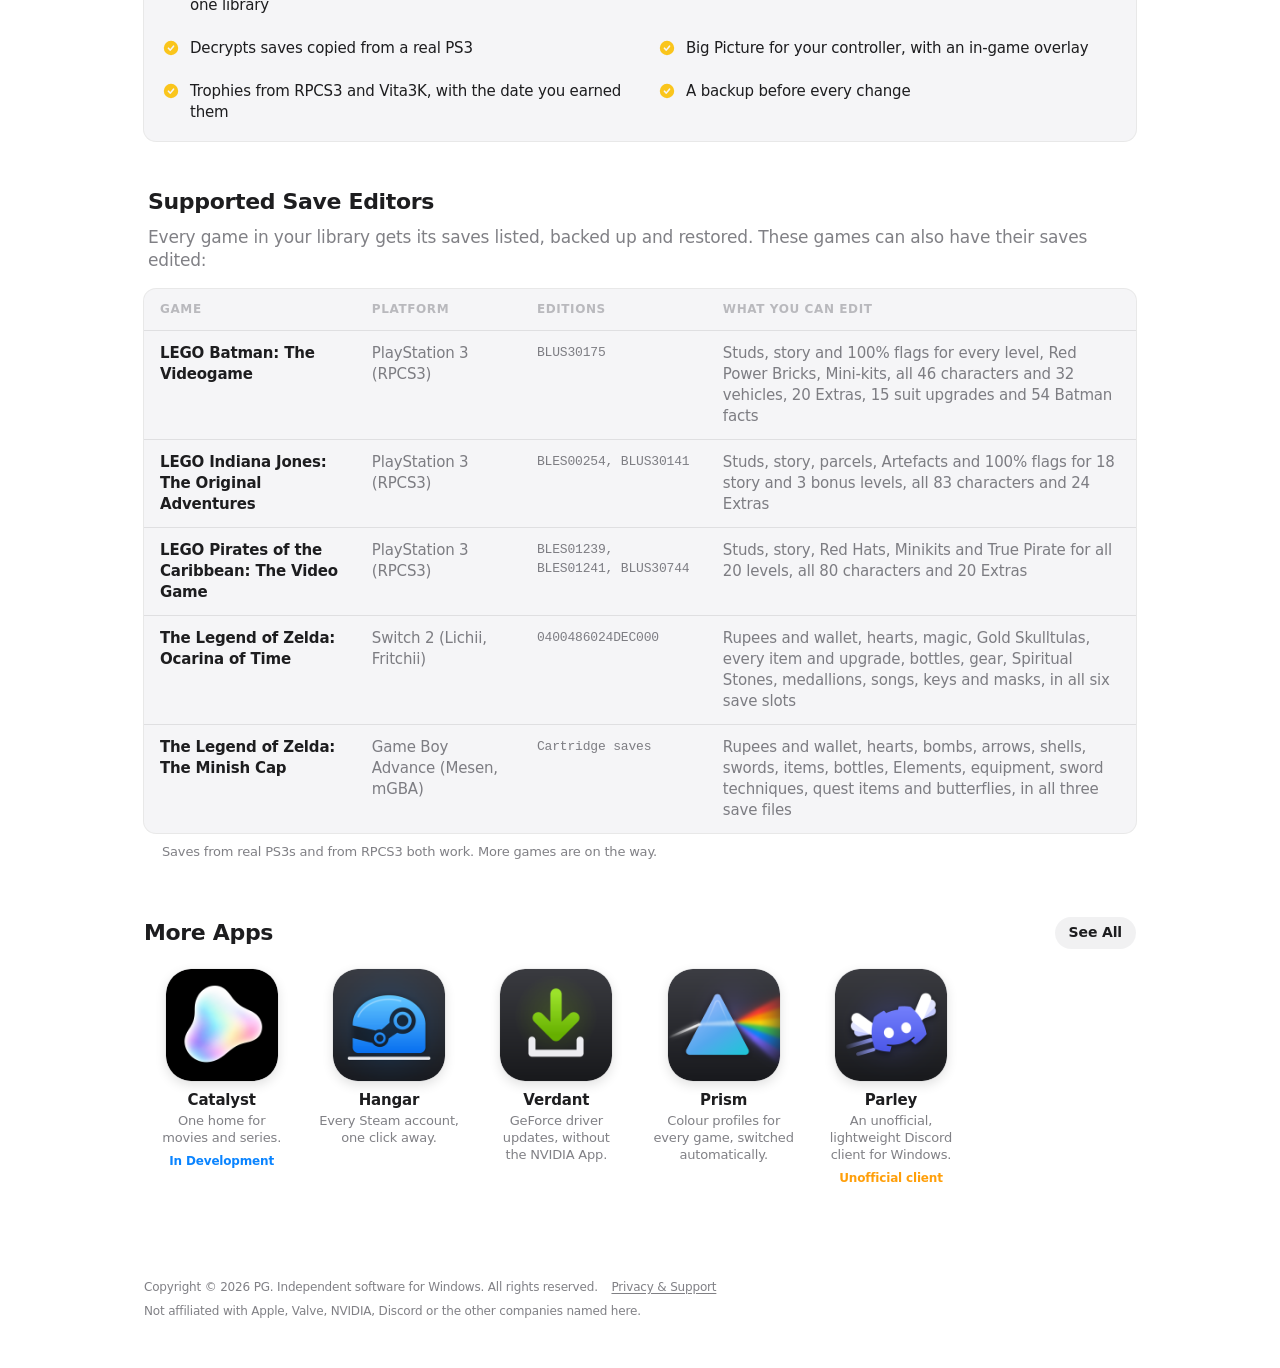
<file: keepsake/index.html>
<!doctype html>
<html lang="en">
<head>
  <meta charset="utf-8">
  <meta name="viewport" content="width=device-width, initial-scale=1, viewport-fit=cover">
  <title>Keepsake — Emulator Game Manager &amp; Save Editor for Windows</title>
  <meta name="description" content="Keepsake is a free emulator game manager and save editor for Windows. One library for RPCS3, Lichii, Fritchii, Dolphin, Cemu, Vita3K and more, save editors for LEGO Batman, LEGO Indiana Jones, LEGO Pirates and two Zelda games, and real PS3 save decryption.">
  <link rel="canonical" href="https://lilpatter.github.io/keepsake/">
  <meta property="og:type" content="website">
  <meta property="og:site_name" content="PG">
  <meta property="og:title" content="Keepsake — Emulator Game Manager &amp; Save Editor for Windows">
  <meta property="og:description" content="Keepsake is a free emulator game manager and save editor for Windows. One library for RPCS3, Lichii, Fritchii, Dolphin, Cemu, Vita3K and more, save editors for LEGO Batman, LEGO Indiana Jones, LEGO Pirates and two Zelda games, and real PS3 save decryption.">
  <meta property="og:image" content="https://lilpatter.github.io/assets/og/keepsake.png">
  <meta property="og:image:width" content="1200">
  <meta property="og:image:height" content="630">
  <meta property="og:image:alt" content="Keepsake — Emulator Game Manager &amp; Save Editor for Windows">
  <meta property="og:url" content="https://lilpatter.github.io/keepsake/">
  <meta name="twitter:card" content="summary_large_image">
  <script type="application/ld+json">{"@context":"https://schema.org","@graph":[{"@type":"SoftwareApplication","name":"Keepsake","alternateName":"Emulator Game Manager & Save Editor for Windows","description":"Keepsake is a free emulator game manager and save editor for Windows. One library for RPCS3, Lichii, Fritchii, Dolphin, Cemu, Vita3K and more, save editors for LEGO Batman, LEGO Indiana Jones, LEGO Pirates and two Zelda games, and real PS3 save decryption.","url":"https://lilpatter.github.io/keepsake/","image":"https://lilpatter.github.io/assets/icons/keepsake.png","operatingSystem":"Windows 10, Windows 11","applicationCategory":"UtilitiesApplication","author":{"@type":"Organization","name":"PG","url":"https://lilpatter.github.io","sameAs":["https://github.com/lilpatter"]},"softwareVersion":"1.2.2","dateModified":"2026-11-18T12:55:02Z","downloadUrl":"https://github.com/lilpatter/keepsake/releases/download/v1.2.2/Keepsake_1.2.2_x64-setup.exe","fileSize":"2.1 MB","offers":{"@type":"Offer","price":"0","priceCurrency":"USD"}},{"@type":"FAQPage","mainEntity":[{"@type":"Question","name":"Which emulators does Keepsake support?","acceptedAnswer":{"@type":"Answer","text":"RPCS3 (PlayStation 3), KytyPS5 (PlayStation 5), Vita3K (PlayStation Vita), Lichii and Fritchii (Switch and Switch 2), Cemu (Wii U), Dolphin (GameCube and Wii), Azahar (3DS), Mesen (NES, SNES and Game Boy) and mGBA (Game Boy Advance). PCSX2, PPSSPP and Xenia are coming."}},{"@type":"Question","name":"Which games can Keepsake edit?","acceptedAnswer":{"@type":"Answer","text":"LEGO Batman: The Videogame, LEGO Indiana Jones: The Original Adventures and LEGO Pirates of the Caribbean on PS3, The Legend of Zelda: Ocarina of Time on Switch 2, and The Legend of Zelda: The Minish Cap on Game Boy Advance. Every other game still gets its saves listed, backed up and restored."}},{"@type":"Question","name":"Does it work with saves from a real PS3?","acceptedAnswer":{"@type":"Answer","text":"Yes. Saves copied off a PlayStation 3 are encrypted and signed. Keepsake decrypts them with the game's own key so RPCS3 can use them, and the backup it takes first keeps the encrypted original."}},{"@type":"Question","name":"Can editing a save break it?","acceptedAnswer":{"@type":"Answer","text":"Keepsake copies every save before it changes it, and before it restores a backup, so you can always go back from the Backups page. It also won't write a save while its emulator is running."}},{"@type":"Question","name":"Is Keepsake free?","acceptedAnswer":{"@type":"Answer","text":"Yes. There are no ads, no accounts and no telemetry. If it saves you some time, you can support development on Ko-fi."}},{"@type":"Question","name":"Does it need administrator rights?","acceptedAnswer":{"@type":"Answer","text":"No. The installer installs Keepsake for your Windows account only, and the portable keepsake.exe runs from any folder without installing."}},{"@type":"Question","name":"Does Keepsake come with games or game files?","acceptedAnswer":{"@type":"Answer","text":"No. Keepsake works with the games and saves you already have. In-game artwork such as character portraits is read from your own copy of each game."}},{"@type":"Question","name":"Why does Windows warn me when I run it?","acceptedAnswer":{"@type":"Answer","text":"Keepsake isn't code-signed yet, so Windows SmartScreen may say the publisher is unknown. Choose More info, then Run anyway. To check your download is the real one, compare its SHA-256 hash with the one in Privacy & Security below."}}]}]}</script>
  <meta name="theme-color" content="#ffffff" media="(prefers-color-scheme: light)">
  <meta name="theme-color" content="#141416" media="(prefers-color-scheme: dark)">
  <link rel="icon" href="/assets/icons/keepsake.png">
  <link rel="apple-touch-icon" href="/assets/icons/keepsake.png">
  <link rel="stylesheet" href="/styles.css?v=0995abc4d6">
  <script src="/app.js?v=86ad6f5690" defer></script>
</head>
<body>
  <header class="bar" id="bar">
    <div class="wrap bar-inner">
      <a class="circle glass" href="/" aria-label="Back to Apps"><svg viewBox="0 0 12 20" aria-hidden="true"><path d="M10 2 2 10l8 8"/></svg></a>
      <span class="bar-title glass" aria-hidden="true">
        <img class="app-icon" src="/assets/icons/keepsake.png" alt="" width="32" height="32">Keepsake
      </span>
      <nav class="bar-links glass" aria-label="Sections">
        <a href="https://github.com/lilpatter/keepsake/issues">Support</a>
        <a href="https://github.com/lilpatter/keepsake"><svg viewBox="0 0 16 16" aria-hidden="true"><path d="M8 0C3.58 0 0 3.58 0 8c0 3.54 2.29 6.53 5.47 7.59.4.07.55-.17.55-.38 0-.19-.01-.82-.01-1.49-2.01.37-2.53-.49-2.69-.94-.09-.23-.48-.94-.82-1.13-.28-.15-.68-.52-.01-.53.63-.01 1.08.58 1.23.82.72 1.21 1.87.87 2.33.66.07-.52.28-.87.51-1.07-1.78-.2-3.64-.89-3.64-3.95 0-.87.31-1.59.82-2.15-.08-.2-.36-1.02.08-2.12 0 0 .67-.21 2.2.82.64-.18 1.32-.27 2-.27.68 0 1.36.09 2 .27 1.53-1.04 2.2-.82 2.2-.82.44 1.1.16 1.92.08 2.12.51.56.82 1.27.82 2.15 0 3.07-1.87 3.75-3.65 3.95.29.25.54.73.54 1.48 0 1.07-.01 1.93-.01 2.2 0 .21.15.46.55.38A8.013 8.013 0 0016 8c0-4.42-3.58-8-8-8z"/></svg>GitHub</a>
      </nav>
    </div>
  </header>
  <main id="top">
    <div class="wash" aria-hidden="true"><i></i><i></i><i></i></div>
    <article class="wrap app-page" aria-labelledby="app-title" style="--accent:#fac51c; --on-accent:rgba(0, 0, 0, 0.86)">
      <header class="app-hero">
        <img class="banner-blur" src="/assets/screens/keepsake/home.jpg" alt="" aria-hidden="true" decoding="async">
        <div class="banner-body">
          <div class="tilt" data-tilt>
            <div class="tilt-inner">
              <img class="app-icon" src="/assets/icons/keepsake.png" alt="Keepsake app icon" width="96" height="96">
              <span class="glare" aria-hidden="true"></span>
            </div>
          </div>
          <h1 class="app-name" id="app-title" tabindex="-1">Keepsake</h1>
          <p class="banner-text">Your emulator games and saves, in one place.</p>
          <div class="banner-actions">
            <a class="btn btn-filled" href="https://github.com/lilpatter/keepsake/releases/download/v1.2.2/Keepsake_1.2.2_x64-setup.exe"><svg viewBox="0 0 20 20" aria-hidden="true"><path d="M10 2.5a1 1 0 0 1 1 1v8.1l2.8-2.8a1 1 0 1 1 1.4 1.4l-4.5 4.5a1 1 0 0 1-1.4 0l-4.5-4.5a1 1 0 0 1 1.4-1.4L9 11.6V3.5a1 1 0 0 1 1-1ZM4 16a1 1 0 0 1 1-1h10a1 1 0 1 1 0 2H5a1 1 0 0 1-1-1Z"/></svg>Download for Windows</a>
            
          </div>
          <p class="banner-meta">Version 1.2.2<span aria-hidden="true">·</span>2.1 MB<span aria-hidden="true">·</span>Windows 10 and 11<span aria-hidden="true">·</span>Free</p>
          <p class="download-links"><a href="https://github.com/lilpatter/keepsake/releases/download/v1.2.2/keepsake.exe">Portable version</a><span aria-hidden="true"> · </span><a href="#history">Release history</a><span aria-hidden="true"> · </span><a href="#privacy">Is it safe?</a></p>
          
        </div>
      </header>

      <div class="app-tabs" role="tablist" aria-label="Keepsake" hidden>
        <button type="button" role="tab" id="tab-overview" aria-controls="panel-overview" aria-selected="true">Overview</button>
        <button type="button" role="tab" id="tab-details" aria-controls="panel-details" aria-selected="false" tabindex="-1">Details</button>
        <button type="button" role="tab" id="tab-privacy" aria-controls="panel-privacy" aria-selected="false" tabindex="-1">Privacy</button>
        <button type="button" role="tab" id="tab-releases" aria-controls="panel-releases" aria-selected="false" tabindex="-1">Releases</button>
        <button type="button" role="tab" id="tab-faq" aria-controls="panel-faq" aria-selected="false" tabindex="-1">Questions</button>
      </div>
      <div class="tab-panel" id="panel-overview" role="tabpanel" aria-labelledby="tab-overview">
      <section class="app-section" aria-labelledby="about-title">
        <h2 class="title-2" id="about-title">About</h2>
        <p class="app-desc">Keepsake is an emulator game manager and save editor for Windows. It brings the games and saves from ten emulators, including RPCS3, Lichii, Dolphin, Cemu and Vita3K, into one library with each game&#39;s artwork, starts any game in one click or from your controller in Big Picture, and edits the saves of five supported games in an editor built for each one. No hex editor, and a backup before every change.</p>
        <p class="app-desc app-story">Every emulator keeps its games and saves its own way, in its own folders, and editing a save usually means a hex editor and offsets copied from a forum post.</p>
        <p class="app-desc app-story">Keepsake puts the games and saves from all your emulators in one library, starts any of them in one click, and turns supported saves into a form with the game&#39;s own artwork, with a backup before every change.</p>
      </section>
      <section class="app-section" aria-labelledby="tour-title">
        <h2 class="title-2" id="tour-title">What Keepsake Does</h2>
        <div class="tour" data-tour>
          <ol class="tour-list">
            <li class="tour-step is-active">
              <button type="button" class="tour-button" aria-pressed="true" data-step="0">Every emulator, one library</button>
              <p>Keepsake finds the emulators you have and every game and save they keep, and shows each game with its own artwork from the Nintendo eShop, Steam or SteamGridDB. Press Play and the game starts straight away, without the emulator&#39;s game list.</p>
            </li>
            <li class="tour-step">
              <button type="button" class="tour-button" aria-pressed="false" data-step="1">Your whole collection at a glance</button>
              <p>Games with saves come first, then everything else you own, labelled by platform. Keepsake also lists saves whose game it can&#39;t find, so nothing gets lost.</p>
            </li>
            <li class="tour-step">
              <button type="button" class="tour-button" aria-pressed="false" data-step="2">Edit saves without a hex editor</button>
              <p>Each supported game gets an editor built for it and laid out like the game: studs, levels, collectibles, characters, vehicles and upgrades. Quick actions finish a chapter or unlock everything at once.</p>
            </li>
            <li class="tour-step">
              <button type="button" class="tour-button" aria-pressed="false" data-step="3">With the game&#39;s own artwork</button>
              <p>Character portraits, shop icons and collectibles are read from your own copy of the game, so the editor looks like the game you&#39;re playing. Keepsake ships no game files.</p>
            </li>
            <li class="tour-step">
              <button type="button" class="tour-button" aria-pressed="false" data-step="4">Saves from a real PS3, too</button>
              <p>Saves copied off a PlayStation 3 are encrypted and signed. Keepsake decrypts them so RPCS3 can use them, and the backup it takes first keeps the encrypted original.</p>
            </li>
          </ol>
          <div class="tour-stage">
            <img class="is-active" src="/assets/screens/keepsake/home.jpg" alt="Home with LEGO Batman in the hero: Play, Edit Save, 88.9% complete, and Recently Saved games from RPCS3 and Lichii." data-step="0" decoding="async">
            <img class="" src="/assets/screens/keepsake/games.jpg" alt="Games in a grid: games with saves first, then PlayStation 3 and Switch games with no saves yet." data-step="1" loading="lazy" decoding="async">
            <img class="" src="/assets/screens/keepsake/editor.jpg" alt="Editing a LEGO Batman save: studs, levels, Mini-kits, Red Power Bricks, characters, vehicles, Extras, suit upgrades and Batman facts." data-step="2" loading="lazy" decoding="async">
            <img class="" src="/assets/screens/keepsake/characters.jpg" alt="The Batcomputer roster with each character’s portrait and price, bought or locked." data-step="3" loading="lazy" decoding="async">
            <img class="" src="/assets/screens/keepsake/indy.jpg" alt="LEGO Indiana Jones levels: story, parcel, 100% flags and Artefacts for each level of Raiders of the Lost Ark." data-step="4" loading="lazy" decoding="async">
          </div>
        </div>
        <p class="shots-note">Screenshots from Windows 11. The coloured window buttons are Keepsake&#39;s default look; Windows-style buttons are an option in Settings. Keepsake runs on Windows only.</p>
      </section>
      <section class="app-section" aria-labelledby="features-title">
        <h2 class="title-2" id="features-title">At a Glance</h2>
        <ul class="feature-grid">
          <li class="feature">
            <svg class="check" viewBox="0 0 20 20" aria-hidden="true"><path d="M10 2a8 8 0 1 1 0 16 8 8 0 0 1 0-16Zm3.4 5.3a.9.9 0 0 0-1.3.1L9.2 11 7.8 9.6a.9.9 0 1 0-1.3 1.3l2.1 2.1a.9.9 0 0 0 1.3-.1l3.6-4.4a.9.9 0 0 0-.1-1.2Z"/></svg>
            <span>Ten emulators, from PS3 and Switch 2 to Game Boy, in one library</span>
          </li>
          <li class="feature">
            <svg class="check" viewBox="0 0 20 20" aria-hidden="true"><path d="M10 2a8 8 0 1 1 0 16 8 8 0 0 1 0-16Zm3.4 5.3a.9.9 0 0 0-1.3.1L9.2 11 7.8 9.6a.9.9 0 1 0-1.3 1.3l2.1 2.1a.9.9 0 0 0 1.3-.1l3.6-4.4a.9.9 0 0 0-.1-1.2Z"/></svg>
            <span>Save editors for five games, no hex editor needed</span>
          </li>
          <li class="feature">
            <svg class="check" viewBox="0 0 20 20" aria-hidden="true"><path d="M10 2a8 8 0 1 1 0 16 8 8 0 0 1 0-16Zm3.4 5.3a.9.9 0 0 0-1.3.1L9.2 11 7.8 9.6a.9.9 0 1 0-1.3 1.3l2.1 2.1a.9.9 0 0 0 1.3-.1l3.6-4.4a.9.9 0 0 0-.1-1.2Z"/></svg>
            <span>Decrypts saves copied from a real PS3</span>
          </li>
          <li class="feature">
            <svg class="check" viewBox="0 0 20 20" aria-hidden="true"><path d="M10 2a8 8 0 1 1 0 16 8 8 0 0 1 0-16Zm3.4 5.3a.9.9 0 0 0-1.3.1L9.2 11 7.8 9.6a.9.9 0 1 0-1.3 1.3l2.1 2.1a.9.9 0 0 0 1.3-.1l3.6-4.4a.9.9 0 0 0-.1-1.2Z"/></svg>
            <span>Big Picture for your controller, with an in-game overlay</span>
          </li>
          <li class="feature">
            <svg class="check" viewBox="0 0 20 20" aria-hidden="true"><path d="M10 2a8 8 0 1 1 0 16 8 8 0 0 1 0-16Zm3.4 5.3a.9.9 0 0 0-1.3.1L9.2 11 7.8 9.6a.9.9 0 1 0-1.3 1.3l2.1 2.1a.9.9 0 0 0 1.3-.1l3.6-4.4a.9.9 0 0 0-.1-1.2Z"/></svg>
            <span>Trophies from RPCS3 and Vita3K, with the date you earned them</span>
          </li>
          <li class="feature">
            <svg class="check" viewBox="0 0 20 20" aria-hidden="true"><path d="M10 2a8 8 0 1 1 0 16 8 8 0 0 1 0-16Zm3.4 5.3a.9.9 0 0 0-1.3.1L9.2 11 7.8 9.6a.9.9 0 1 0-1.3 1.3l2.1 2.1a.9.9 0 0 0 1.3-.1l3.6-4.4a.9.9 0 0 0-.1-1.2Z"/></svg>
            <span>A backup before every change</span>
          </li>
        </ul>
      </section>

      <section class="app-section" id="save-editors" aria-labelledby="table-title">
        <h2 class="title-2" id="table-title">Supported Save Editors</h2>
        <p class="section-lede">Every game in your library gets its saves listed, backed up and restored. These games can also have their saves edited:</p>
        <div class="table-scroll" tabindex="0">
          <table class="support-table">
            <thead><tr><th scope="col">Game</th><th scope="col">Platform</th><th scope="col">Editions</th><th scope="col">What you can edit</th></tr></thead>
            <tbody>
              <tr><th scope="row">LEGO Batman: The Videogame</th><td>PlayStation 3 (RPCS3)</td><td>BLUS30175</td><td>Studs, story and 100% flags for every level, Red Power Bricks, Mini-kits, all 46 characters and 32 vehicles, 20 Extras, 15 suit upgrades and 54 Batman facts</td></tr>
              <tr><th scope="row">LEGO Indiana Jones: The Original Adventures</th><td>PlayStation 3 (RPCS3)</td><td>BLES00254, BLUS30141</td><td>Studs, story, parcels, Artefacts and 100% flags for 18 story and 3 bonus levels, all 83 characters and 24 Extras</td></tr>
              <tr><th scope="row">LEGO Pirates of the Caribbean: The Video Game</th><td>PlayStation 3 (RPCS3)</td><td>BLES01239, BLES01241, BLUS30744</td><td>Studs, story, Red Hats, Minikits and True Pirate for all 20 levels, all 80 characters and 20 Extras</td></tr>
              <tr><th scope="row">The Legend of Zelda: Ocarina of Time</th><td>Switch 2 (Lichii, Fritchii)</td><td>0400486024DEC000</td><td>Rupees and wallet, hearts, magic, Gold Skulltulas, every item and upgrade, bottles, gear, Spiritual Stones, medallions, songs, keys and masks, in all six save slots</td></tr>
              <tr><th scope="row">The Legend of Zelda: The Minish Cap</th><td>Game Boy Advance (Mesen, mGBA)</td><td>Cartridge saves</td><td>Rupees and wallet, hearts, bombs, arrows, shells, swords, items, bottles, Elements, equipment, sword techniques, quest items and butterflies, in all three save files</td></tr>
            </tbody>
          </table>
        </div>
        <p class="group-note">Saves from real PS3s and from RPCS3 both work. More games are on the way.</p>
      </section>
      </div>
      <div class="tab-panel" id="panel-details" role="tabpanel" aria-labelledby="tab-details">
      <section class="app-section" aria-labelledby="engineering-title">
        <h2 class="title-2" id="engineering-title">Under the Hood</h2>
        <ul class="feature-grid engineering">
          <li class="feature">
            <span><strong class="feature-title">Saves from a real PS3</strong>Saves copied off a PS3 are encrypted and signed. Keepsake decrypts them with each game&#39;s secure file ID and writes them back plain for RPCS3. Re-encrypting and re-signing is kept too, and tested against real saves.</span>
          </li>
          <li class="feature">
            <span><strong class="feature-title">Reading Switch 2 save data</strong>Ocarina of Time on Switch 2 stores its save in Nintendo&#39;s GameData format, where every field name is a MurmurHash3 hash. Keepsake maps those hashes to rupees, hearts, items, songs and more, per save slot, and keeps the save&#39;s caption file in sync.</span>
          </li>
          <li class="feature">
            <span><strong class="feature-title">The game&#39;s own icons</strong>Switch games are encrypted, so Keepsake takes icons from the files your emulator already keeps: a game dump or a mod. It decodes the compressed archives and texture formats itself. Switch 2 lays texture bytes out differently from Switch 1, and that layout was worked out from real textures until every icon decoded cleanly.</span>
          </li>
          <li class="feature">
            <span><strong class="feature-title">Out of the way while you play</strong>Keepsake hands the memory it isn&#39;t using back to Windows while it&#39;s minimized, and won&#39;t write a save while that save&#39;s emulator is running, so a game in progress can never overwrite an edit or be overwritten by one.</span>
          </li>
        </ul>
      </section>

      <section class="app-section" aria-labelledby="info-title">
        <h2 class="title-2" id="info-title">Information</h2>
        <div class="info-columns">
          <div class="list">
          <div class="row info-row"><span class="row-body">Developer</span><span class="row-detail">PG</span></div>
          <div class="row info-row"><span class="row-body">Updated</span><span class="row-detail">Nov 18, 2026</span></div>
          <div class="row info-row"><span class="row-body">Built With</span><span class="row-detail">Tauri 2 · Rust</span></div>
          <div class="row info-row"><span class="row-body">Source</span><span class="row-detail">Closed source</span></div>
          </div>
          <div>
            <div class="list">
            <a class="row has-glyph" href="https://github.com/lilpatter/keepsake/releases/latest">
            <span class="glyph" style="--tint:var(--accent, var(--green))"><svg viewBox="0 0 20 20" aria-hidden="true"><path d="M10 2.5a1 1 0 0 1 1 1v8.1l2.8-2.8a1 1 0 1 1 1.4 1.4l-4.5 4.5a1 1 0 0 1-1.4 0l-4.5-4.5a1 1 0 0 1 1.4-1.4L9 11.6V3.5a1 1 0 0 1 1-1ZM4 16a1 1 0 0 1 1-1h10a1 1 0 1 1 0 2H5a1 1 0 0 1-1-1Z"/></svg></span>
            <span class="row-body row-title">Download</span>
            <span class="row-detail">GitHub Releases</span>
            <svg class="chevron" viewBox="0 0 8 13" aria-hidden="true"><path d="M1.5 1.5 6.5 6.5 1.5 11.5"/></svg>
          </a>
          <a class="row has-glyph" href="https://github.com/lilpatter/keepsake/issues">
            <span class="glyph" style="--tint:var(--orange)"><svg viewBox="0 0 20 20" aria-hidden="true"><path d="M10 2a8 8 0 1 1 0 16 8 8 0 0 1 0-16Zm0 10.9a1 1 0 1 0 0 2 1 1 0 0 0 0-2Zm0-7.4c-1.7 0-3 1.1-3.2 2.6a.9.9 0 0 0 1.8.3c.1-.6.7-1.1 1.4-1.1.8 0 1.4.5 1.4 1.2 0 .5-.3.8-.9 1.2-.8.5-1.4 1.1-1.4 2.1a.9.9 0 0 0 1.8 0c0-.3.2-.5.7-.8.8-.5 1.6-1.2 1.6-2.5 0-1.7-1.4-3-3.2-3Z"/></svg></span>
            <span class="row-body row-title">Report a Problem</span>
            <span class="row-detail">GitHub Issues</span>
            <svg class="chevron" viewBox="0 0 8 13" aria-hidden="true"><path d="M1.5 1.5 6.5 6.5 1.5 11.5"/></svg>
          </a>
            </div>
            <p class="group-note">Not affiliated with any emulator project, Nintendo, Sony Interactive Entertainment, Warner Bros. Games, Disney, TT Games or the LEGO Group.</p>
          </div>
        </div>
      </section>
      </div>
      <div class="tab-panel" id="panel-privacy" role="tabpanel" aria-labelledby="tab-privacy">
      <section class="app-section" id="privacy" aria-labelledby="privacy-title">
        <h2 class="title-2" id="privacy-title">Privacy &amp; Security</h2>
        <div class="trust-grid">
          <div class="trust-card">
            <h3 class="trust-title">What it connects to</h3>
            <ul class="trust-list"><li><strong>Nintendo eShop and Steam store</strong>: library artwork for your games</li><li><strong>SteamGridDB</strong>: only if you add your own key, for more artwork</li><li><strong>GitHub</strong>: to check for and download updates</li></ul>
          </div>
          <div class="trust-card">
            <h3 class="trust-title">What stays on your PC</h3>
            <ul class="trust-list"><li>Your games and saves are found, read and edited on your PC only</li><li>A backup of every save is kept on your PC before Keepsake changes it</li><li>In-game artwork is read from your own copy of each game</li><li>No analytics, telemetry or crash reports, and nothing is ever sent to PG.</li></ul>
          </div>
          <div class="trust-card">
            <h3 class="trust-title">Downloads and updates</h3>
            <ul class="trust-list"><li>Updates itself from its GitHub Releases page and checks each download against its SHA-256 hash before installing. You can turn this off under Settings › About.</li><li>The downloads aren’t code-signed yet, so Windows SmartScreen may say “Windows protected your PC” and that the publisher is unknown. Choose More info, then Run anyway. To check a download is the real one, compare its SHA-256 hash with the ones shown here.</li></ul>
            <p class="hash"><span>SHA-256 of Keepsake_1.2.2_x64-setup.exe (installer)</span><code>d22d199012f5da27654c7654b758c20a28a70f78af1c948767bf053c8049e6c7</code></p>
            <p class="hash"><span>SHA-256 of keepsake.exe (portable, runs without installing)</span><code>26079e2322b5798a79d9535c5fc0318393908460a00ac1fa44704d5e4084da10</code></p>
          </div>
          <div class="trust-card">
            <h3 class="trust-title">Requirements</h3>
            <ul class="trust-list"><li>Windows 10 or 11, 64-bit</li><li>At least one supported emulator, with your own games</li><li>The Microsoft Edge WebView2 runtime, which comes with Windows 11</li></ul>
          </div>
        </div>
      </section>
      </div>
      <div class="tab-panel" id="panel-releases" role="tabpanel" aria-labelledby="tab-releases">
      <section class="app-section" id="history" aria-labelledby="history-title">
        <div class="section-head">
          <h2 class="title-2" id="history-title">Release History</h2>
          <a class="btn btn-plain" href="https://github.com/lilpatter/keepsake/releases">All Releases</a>
        </div>
        <ol class="list release-list">
          <li><a class="row" href="https://github.com/lilpatter/keepsake/releases/tag/v1.2.2">
            <span class="row-body">
              <span class="row-title release-title">Keepsake 1.2.2: LEGO Batman 2&#39;s DLC characters</span>
              <span class="row-sub">1.2.2 · Nov 18, 2026</span>
            </span>
            <svg class="chevron" viewBox="0 0 8 13" aria-hidden="true"><path d="M1.5 1.5 6.5 6.5 1.5 11.5"/></svg>
          </a></li>
          <li><a class="row" href="https://github.com/lilpatter/keepsake/releases/tag/v1.2.1">
            <span class="row-body">
              <span class="row-title release-title">Keepsake 1.2.1: a save editor for LEGO Batman 2: DC Super Heroes</span>
              <span class="row-sub">1.2.1 · Nov 18, 2026</span>
            </span>
            <svg class="chevron" viewBox="0 0 8 13" aria-hidden="true"><path d="M1.5 1.5 6.5 6.5 1.5 11.5"/></svg>
          </a></li>
          <li><a class="row" href="https://github.com/lilpatter/keepsake/releases/tag/v1.2.0">
            <span class="row-body">
              <span class="row-title release-title">Keepsake 1.2: a new Big Picture home, with search and time played</span>
              <span class="row-sub">1.2.0 · Nov 18, 2026</span>
            </span>
            <svg class="chevron" viewBox="0 0 8 13" aria-hidden="true"><path d="M1.5 1.5 6.5 6.5 1.5 11.5"/></svg>
          </a></li>
          <li><a class="row" href="https://github.com/lilpatter/keepsake/releases/tag/v1.1.3">
            <span class="row-body">
              <span class="row-title release-title">Keepsake 1.1.3: game updates, compatibility ratings and a lighter Big Picture</span>
              <span class="row-sub">1.1.3 · Nov 18, 2026</span>
            </span>
            <svg class="chevron" viewBox="0 0 8 13" aria-hidden="true"><path d="M1.5 1.5 6.5 6.5 1.5 11.5"/></svg>
          </a></li>
          <li><a class="row" href="https://github.com/lilpatter/keepsake/releases/tag/v1.1.0">
            <span class="row-body">
              <span class="row-title release-title">Keepsake 1.1 is out of testing: the first stable release</span>
              <span class="row-sub">1.1.0 · Nov 18, 2026</span>
            </span>
            <svg class="chevron" viewBox="0 0 8 13" aria-hidden="true"><path d="M1.5 1.5 6.5 6.5 1.5 11.5"/></svg>
          </a></li>
          <li><a class="row" href="https://github.com/lilpatter/keepsake/releases/tag/v1.0.0-build.23">
            <span class="row-body">
              <span class="row-title release-title">Trophies on the game page and in Big Picture</span>
              <span class="row-sub">1.0.0 · Build 23 · Nov 17, 2026</span>
            </span>
            <svg class="chevron" viewBox="0 0 8 13" aria-hidden="true"><path d="M1.5 1.5 6.5 6.5 1.5 11.5"/></svg>
          </a></li>
        </ol>
      </section>
      </div>
      <div class="tab-panel" id="panel-faq" role="tabpanel" aria-labelledby="tab-faq">
      <section class="app-section" id="faq" aria-labelledby="faq-title">
        <h2 class="title-2" id="faq-title">Questions and Answers</h2>
        <div class="list faq-list">
          <details class="faq">
            <summary>Which emulators does Keepsake support?<svg class="chevron" viewBox="0 0 8 13" aria-hidden="true"><path d="M1.5 1.5 6.5 6.5 1.5 11.5"/></svg></summary>
            <p>RPCS3 (PlayStation 3), KytyPS5 (PlayStation 5), Vita3K (PlayStation Vita), Lichii and Fritchii (Switch and Switch 2), Cemu (Wii U), Dolphin (GameCube and Wii), Azahar (3DS), Mesen (NES, SNES and Game Boy) and mGBA (Game Boy Advance). PCSX2, PPSSPP and Xenia are coming.</p>
          </details>
          <details class="faq">
            <summary>Which games can Keepsake edit?<svg class="chevron" viewBox="0 0 8 13" aria-hidden="true"><path d="M1.5 1.5 6.5 6.5 1.5 11.5"/></svg></summary>
            <p>LEGO Batman: The Videogame, LEGO Indiana Jones: The Original Adventures and LEGO Pirates of the Caribbean on PS3, The Legend of Zelda: Ocarina of Time on Switch 2, and The Legend of Zelda: The Minish Cap on Game Boy Advance. Every other game still gets its saves listed, backed up and restored.</p>
          </details>
          <details class="faq">
            <summary>Does it work with saves from a real PS3?<svg class="chevron" viewBox="0 0 8 13" aria-hidden="true"><path d="M1.5 1.5 6.5 6.5 1.5 11.5"/></svg></summary>
            <p>Yes. Saves copied off a PlayStation 3 are encrypted and signed. Keepsake decrypts them with the game&#39;s own key so RPCS3 can use them, and the backup it takes first keeps the encrypted original.</p>
          </details>
          <details class="faq">
            <summary>Can editing a save break it?<svg class="chevron" viewBox="0 0 8 13" aria-hidden="true"><path d="M1.5 1.5 6.5 6.5 1.5 11.5"/></svg></summary>
            <p>Keepsake copies every save before it changes it, and before it restores a backup, so you can always go back from the Backups page. It also won&#39;t write a save while its emulator is running.</p>
          </details>
          <details class="faq">
            <summary>Is Keepsake free?<svg class="chevron" viewBox="0 0 8 13" aria-hidden="true"><path d="M1.5 1.5 6.5 6.5 1.5 11.5"/></svg></summary>
            <p>Yes. There are no ads, no accounts and no telemetry. If it saves you some time, you can support development on Ko-fi.</p>
          </details>
          <details class="faq">
            <summary>Does it need administrator rights?<svg class="chevron" viewBox="0 0 8 13" aria-hidden="true"><path d="M1.5 1.5 6.5 6.5 1.5 11.5"/></svg></summary>
            <p>No. The installer installs Keepsake for your Windows account only, and the portable keepsake.exe runs from any folder without installing.</p>
          </details>
          <details class="faq">
            <summary>Does Keepsake come with games or game files?<svg class="chevron" viewBox="0 0 8 13" aria-hidden="true"><path d="M1.5 1.5 6.5 6.5 1.5 11.5"/></svg></summary>
            <p>No. Keepsake works with the games and saves you already have. In-game artwork such as character portraits is read from your own copy of each game.</p>
          </details>
          <details class="faq">
            <summary>Why does Windows warn me when I run it?<svg class="chevron" viewBox="0 0 8 13" aria-hidden="true"><path d="M1.5 1.5 6.5 6.5 1.5 11.5"/></svg></summary>
            <p>Keepsake isn&#39;t code-signed yet, so Windows SmartScreen may say the publisher is unknown. Choose More info, then Run anyway. To check your download is the real one, compare its SHA-256 hash with the one in Privacy &amp; Security below.</p>
          </details>
        </div>
      </section>
      </div>
    </article>

    <section class="section wrap" aria-labelledby="more-title">
      <div class="section-head">
        <h2 class="title-2" id="more-title">More Apps</h2>
        <a class="btn btn-plain" href="/">See All</a>
      </div>
      <ul class="app-grid">
        <li data-families="Apple">
          <a class="app-tile" href="https://catalystapp.pages.dev/">
            <img class="app-icon" src="/assets/icons/catalyst.png" alt="" width="112" height="112">
            <h3 class="tile-name">Catalyst</h3>
            <span class="tile-tagline">One home for movies and series.</span><span class="tile-badge">In Development</span>
          </a>
        </li>
        <li data-families="Windows">
          <a class="app-tile" href="/hangar/">
            <img class="app-icon" src="/assets/icons/hangar.png" alt="" width="112" height="112">
            <h3 class="tile-name">Hangar</h3>
            <span class="tile-tagline">Every Steam account, one click away.</span>
          </a>
        </li>
        <li data-families="Windows">
          <a class="app-tile" href="/verdant/">
            <img class="app-icon" src="/assets/icons/verdant.png" alt="" width="112" height="112">
            <h3 class="tile-name">Verdant</h3>
            <span class="tile-tagline">GeForce driver updates, without the NVIDIA App.</span>
          </a>
        </li>
        <li data-families="Windows">
          <a class="app-tile" href="/prism/">
            <img class="app-icon" src="/assets/icons/prism.png" alt="" width="112" height="112">
            <h3 class="tile-name">Prism</h3>
            <span class="tile-tagline">Colour profiles for every game, switched automatically.</span>
          </a>
        </li>
        <li data-families="Windows">
          <a class="app-tile" href="/parley/">
            <img class="app-icon" src="/assets/icons/parley.png" alt="" width="112" height="112">
            <h3 class="tile-name">Parley</h3>
            <span class="tile-tagline">An unofficial, lightweight Discord client for Windows.</span><span class="tile-badge is-warn">Unofficial client</span>
          </a>
        </li>
      </ul>
    </section>
  </main>
  <dialog class="palette" id="palette" aria-label="Search">
    <div class="palette-field">
      <svg viewBox="0 0 20 20" aria-hidden="true"><path d="M8.5 3a5.5 5.5 0 0 1 4.4 8.8l3.6 3.7a.9.9 0 0 1-1.3 1.3l-3.7-3.6A5.5 5.5 0 1 1 8.5 3Zm0 1.8a3.7 3.7 0 1 0 0 7.4 3.7 3.7 0 0 0 0-7.4Z"/></svg>
      <input id="palette-input" type="search" placeholder="Search apps and actions" autocomplete="off" spellcheck="false" role="combobox" aria-expanded="true" aria-controls="palette-results">
      <kbd>esc</kbd>
    </div>
    <ul class="palette-results" id="palette-results" role="listbox"></ul>
  </dialog>
  <script type="application/json" id="apps-data">[{"id":"keepsake","name":"Keepsake","tagline":"Your emulator games and saves, in one place.","icon":"/assets/icons/keepsake.png","platforms":["Windows"],"href":"/keepsake/","links":[{"label":"Download","url":"https://github.com/lilpatter/keepsake/releases/latest","kind":"download"}]},{"id":"catalyst","name":"Catalyst","tagline":"One home for movies and series.","icon":"/assets/icons/catalyst.png","platforms":["iOS","iPadOS","macOS","tvOS"],"href":"https://catalystapp.pages.dev/","links":[{"label":"Visit website","url":"https://catalystapp.pages.dev/","kind":"website"}]},{"id":"hangar","name":"Hangar","tagline":"Every Steam account, one click away.","icon":"/assets/icons/hangar.png","platforms":["Windows"],"href":"/hangar/","links":[{"label":"Download","url":"https://github.com/lilpatter/hangar/releases/latest","kind":"download"}]},{"id":"verdant","name":"Verdant","tagline":"GeForce driver updates, without the NVIDIA App.","icon":"/assets/icons/verdant.png","platforms":["Windows"],"href":"/verdant/","links":[{"label":"Download","url":"https://github.com/lilpatter/verdant/releases/latest","kind":"download"}]},{"id":"prism","name":"Prism","tagline":"Colour profiles for every game, switched automatically.","icon":"/assets/icons/prism.png","platforms":["Windows"],"href":"/prism/","links":[{"label":"Download","url":"https://github.com/lilpatter/prism/releases/latest","kind":"download"}]},{"id":"parley","name":"Parley","tagline":"An unofficial, lightweight Discord client for Windows.","icon":"/assets/icons/parley.png","platforms":["Windows"],"href":"/parley/","links":[{"label":"Download","url":"https://github.com/lilpatter/parley/releases/latest","kind":"download"}]}]</script>
  <footer class="footer">
    <div class="wrap footer-inner">
      <span>Copyright © 2026 PG. Independent software for Windows. All rights reserved. <a class="footer-link" href="/privacy/">Privacy &amp; Support</a></span>
      <span>Not affiliated with Apple, Valve, NVIDIA, Discord or the other companies named here.</span>
    </div>
  </footer>
</body>
</html>
</file>
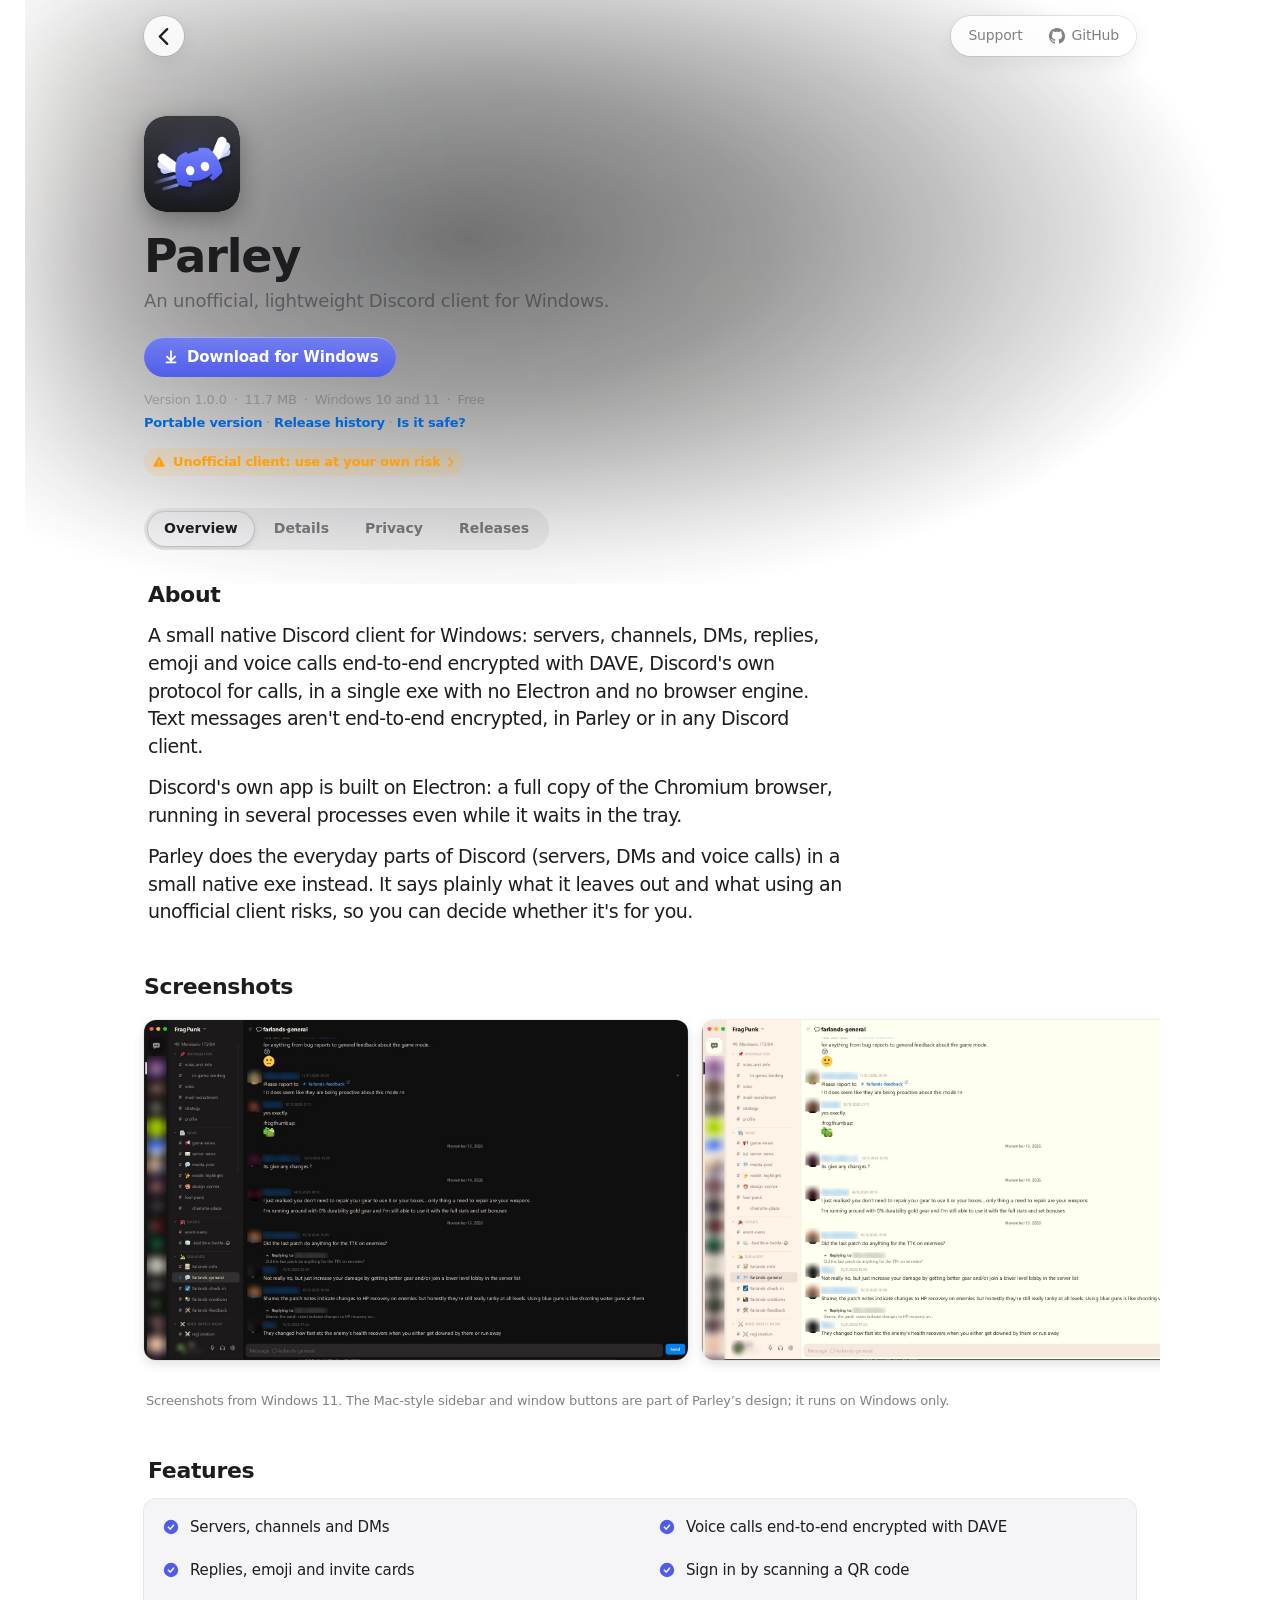
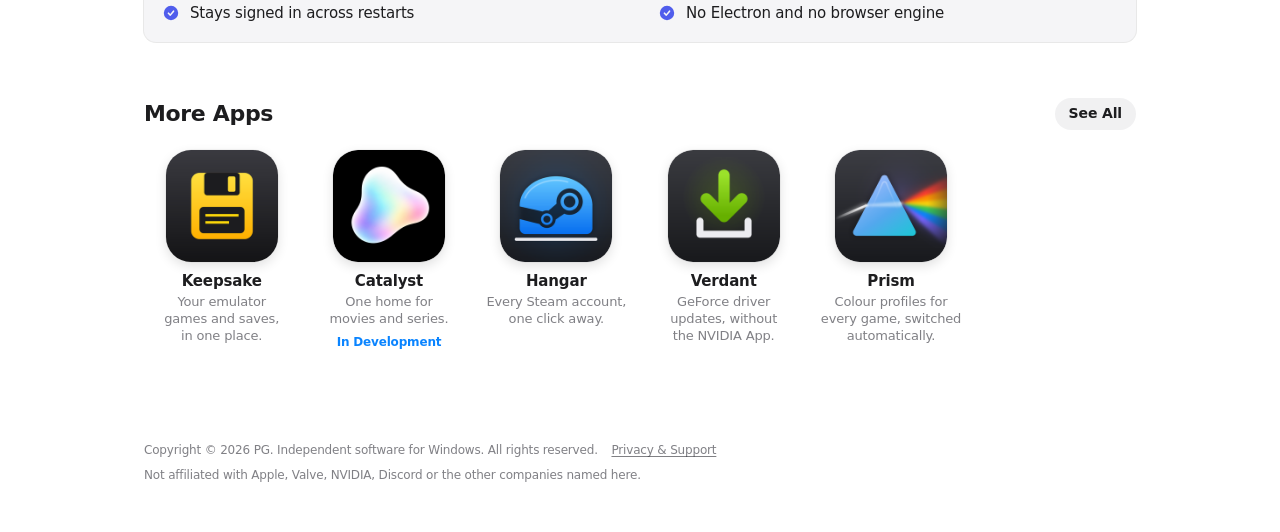
<file: parley/index.html>
<!doctype html>
<html lang="en">
<head>
  <meta charset="utf-8">
  <meta name="viewport" content="width=device-width, initial-scale=1, viewport-fit=cover">
  <title>Parley — Lightweight Discord Client for Windows</title>
  <meta name="description" content="A small native Discord client for Windows: servers, channels, DMs, replies, emoji and voice calls end-to-end encrypted with DAVE, Discord&#39;s own protocol for calls, in a single exe with no Electron and no browser engine. Text messages aren&#39;t end-to-end encrypted, in Parley or in any Discord client.">
  <link rel="canonical" href="https://lilpatter.github.io/parley/">
  <meta property="og:type" content="website">
  <meta property="og:site_name" content="PG">
  <meta property="og:title" content="Parley — Lightweight Discord Client for Windows">
  <meta property="og:description" content="A small native Discord client for Windows: servers, channels, DMs, replies, emoji and voice calls end-to-end encrypted with DAVE, Discord&#39;s own protocol for calls, in a single exe with no Electron and no browser engine. Text messages aren&#39;t end-to-end encrypted, in Parley or in any Discord client.">
  <meta property="og:image" content="https://lilpatter.github.io/assets/og/parley.png">
  <meta property="og:image:width" content="1200">
  <meta property="og:image:height" content="630">
  <meta property="og:image:alt" content="Parley — Lightweight Discord Client for Windows">
  <meta property="og:url" content="https://lilpatter.github.io/parley/">
  <meta name="twitter:card" content="summary_large_image">
  <script type="application/ld+json">{"@context":"https://schema.org","@graph":[{"@type":"SoftwareApplication","name":"Parley","alternateName":"Lightweight Discord Client for Windows","description":"A small native Discord client for Windows: servers, channels, DMs, replies, emoji and voice calls end-to-end encrypted with DAVE, Discord's own protocol for calls, in a single exe with no Electron and no browser engine. Text messages aren't end-to-end encrypted, in Parley or in any Discord client.","url":"https://lilpatter.github.io/parley/","image":"https://lilpatter.github.io/assets/icons/parley.png","operatingSystem":"Windows 10, Windows 11","applicationCategory":"UtilitiesApplication","author":{"@type":"Organization","name":"PG","url":"https://lilpatter.github.io","sameAs":["https://github.com/lilpatter"]},"softwareVersion":"1.0.0","dateModified":"2026-11-17T18:00:05Z","downloadUrl":"https://github.com/lilpatter/parley/releases/download/v1.0.0-build.13/Parley_1.0.0_x64-setup.exe","fileSize":"11.7 MB","offers":{"@type":"Offer","price":"0","priceCurrency":"USD"}}]}</script>
  <meta name="theme-color" content="#ffffff" media="(prefers-color-scheme: light)">
  <meta name="theme-color" content="#141416" media="(prefers-color-scheme: dark)">
  <link rel="icon" href="/assets/icons/parley.png">
  <link rel="apple-touch-icon" href="/assets/icons/parley.png">
  <link rel="stylesheet" href="/styles.css?v=0995abc4d6">
  <script src="/app.js?v=86ad6f5690" defer></script>
</head>
<body>
  <header class="bar" id="bar">
    <div class="wrap bar-inner">
      <a class="circle glass" href="/" aria-label="Back to Apps"><svg viewBox="0 0 12 20" aria-hidden="true"><path d="M10 2 2 10l8 8"/></svg></a>
      <span class="bar-title glass" aria-hidden="true">
        <img class="app-icon" src="/assets/icons/parley.png" alt="" width="32" height="32">Parley
      </span>
      <nav class="bar-links glass" aria-label="Sections">
        <a href="https://github.com/lilpatter/parley/issues">Support</a>
        <a href="https://github.com/lilpatter/parley"><svg viewBox="0 0 16 16" aria-hidden="true"><path d="M8 0C3.58 0 0 3.58 0 8c0 3.54 2.29 6.53 5.47 7.59.4.07.55-.17.55-.38 0-.19-.01-.82-.01-1.49-2.01.37-2.53-.49-2.69-.94-.09-.23-.48-.94-.82-1.13-.28-.15-.68-.52-.01-.53.63-.01 1.08.58 1.23.82.72 1.21 1.87.87 2.33.66.07-.52.28-.87.51-1.07-1.78-.2-3.64-.89-3.64-3.95 0-.87.31-1.59.82-2.15-.08-.2-.36-1.02.08-2.12 0 0 .67-.21 2.2.82.64-.18 1.32-.27 2-.27.68 0 1.36.09 2 .27 1.53-1.04 2.2-.82 2.2-.82.44 1.1.16 1.92.08 2.12.51.56.82 1.27.82 2.15 0 3.07-1.87 3.75-3.65 3.95.29.25.54.73.54 1.48 0 1.07-.01 1.93-.01 2.2 0 .21.15.46.55.38A8.013 8.013 0 0016 8c0-4.42-3.58-8-8-8z"/></svg>GitHub</a>
      </nav>
    </div>
  </header>
  <main id="top">
    <div class="wash" aria-hidden="true"><i></i><i></i><i></i></div>
    <article class="wrap app-page" aria-labelledby="app-title" style="--accent:#505dec; --on-accent:#fff">
      <header class="app-hero">
        <img class="banner-blur" src="/assets/screens/parley/chat.jpg" alt="" aria-hidden="true" decoding="async">
        <div class="banner-body">
          <div class="tilt" data-tilt>
            <div class="tilt-inner">
              <img class="app-icon" src="/assets/icons/parley.png" alt="Parley app icon" width="96" height="96">
              <span class="glare" aria-hidden="true"></span>
            </div>
          </div>
          <h1 class="app-name" id="app-title" tabindex="-1">Parley</h1>
          <p class="banner-text">An unofficial, lightweight Discord client for Windows.</p>
          <div class="banner-actions">
            <a class="btn btn-filled" href="https://github.com/lilpatter/parley/releases/download/v1.0.0-build.13/Parley_1.0.0_x64-setup.exe"><svg viewBox="0 0 20 20" aria-hidden="true"><path d="M10 2.5a1 1 0 0 1 1 1v8.1l2.8-2.8a1 1 0 1 1 1.4 1.4l-4.5 4.5a1 1 0 0 1-1.4 0l-4.5-4.5a1 1 0 0 1 1.4-1.4L9 11.6V3.5a1 1 0 0 1 1-1ZM4 16a1 1 0 0 1 1-1h10a1 1 0 1 1 0 2H5a1 1 0 0 1-1-1Z"/></svg>Download for Windows</a>
            
          </div>
          <p class="banner-meta">Version 1.0.0<span aria-hidden="true">·</span>11.7 MB<span aria-hidden="true">·</span>Windows 10 and 11<span aria-hidden="true">·</span>Free</p>
          <p class="download-links"><a href="https://github.com/lilpatter/parley/releases/download/v1.0.0-build.13/parley.exe">Portable version</a><span aria-hidden="true"> · </span><a href="#history">Release history</a><span aria-hidden="true"> · </span><a href="#privacy">Is it safe?</a></p>
          <details class="caveat">
            <summary><svg viewBox="0 0 20 20" aria-hidden="true"><path d="M8.6 3.3a1.6 1.6 0 0 1 2.8 0l6.3 11.2a1.6 1.6 0 0 1-1.4 2.4H3.7a1.6 1.6 0 0 1-1.4-2.4Zm1.4 3.9a.9.9 0 0 0-.9.9v3.6a.9.9 0 1 0 1.8 0V8.1a.9.9 0 0 0-.9-.9Zm0 6.4a1 1 0 1 0 0 2 1 1 0 0 0 0-2Z"/></svg><span>Unofficial client: use at your own risk</span><svg class="chevron" viewBox="0 0 8 13" aria-hidden="true"><path d="M1.5 1.5 6.5 6.5 1.5 11.5"/></svg></summary>
            <p>Parley isn&#39;t made or approved by Discord. Discord&#39;s Terms of Service forbid “unauthorized software designed to modify the services”, and Discord can suspend or close accounts that break its terms. Discord can also change its service at any time, which may stop Parley working until it&#39;s updated. Screen sharing and camera aren&#39;t supported. Don&#39;t use it on an account you can&#39;t afford to lose.</p>
            <a href="https://discord.com/terms">Read Discord&#39;s Terms of Service</a>
          </details>
        </div>
      </header>

      <div class="app-tabs" role="tablist" aria-label="Parley" hidden>
        <button type="button" role="tab" id="tab-overview" aria-controls="panel-overview" aria-selected="true">Overview</button>
        <button type="button" role="tab" id="tab-details" aria-controls="panel-details" aria-selected="false" tabindex="-1">Details</button>
        <button type="button" role="tab" id="tab-privacy" aria-controls="panel-privacy" aria-selected="false" tabindex="-1">Privacy</button>
        <button type="button" role="tab" id="tab-releases" aria-controls="panel-releases" aria-selected="false" tabindex="-1">Releases</button>
      </div>
      <div class="tab-panel" id="panel-overview" role="tabpanel" aria-labelledby="tab-overview">
      <section class="app-section" aria-labelledby="about-title">
        <h2 class="title-2" id="about-title">About</h2>
        <p class="app-desc">A small native Discord client for Windows: servers, channels, DMs, replies, emoji and voice calls end-to-end encrypted with DAVE, Discord&#39;s own protocol for calls, in a single exe with no Electron and no browser engine. Text messages aren&#39;t end-to-end encrypted, in Parley or in any Discord client.</p>
        <p class="app-desc app-story">Discord&#39;s own app is built on Electron: a full copy of the Chromium browser, running in several processes even while it waits in the tray.</p>
        <p class="app-desc app-story">Parley does the everyday parts of Discord (servers, DMs and voice calls) in a small native exe instead. It says plainly what it leaves out and what using an unofficial client risks, so you can decide whether it&#39;s for you.</p>
      </section>
      <section class="app-section" aria-labelledby="shots-title">
        <div class="section-head">
          <h2 class="title-2" id="shots-title">Screenshots</h2>
          
        </div>
        
        <div class="shot-row" id="shots-windows" data-device="windows"   tabindex="0">
          <figure class="shot"><img src="/assets/screens/parley/chat.jpg" alt="A FragPunk server channel in Parley: the server and channel lists, messages with replies and emoji, and the message field. Names and avatars are blurred." loading="lazy" decoding="async"></figure>
          <figure class="shot"><img src="/assets/screens/parley/light.jpg" alt="The same channel in Parley&#39;s light theme. Names and avatars are blurred." loading="lazy" decoding="async"></figure>
          <figure class="shot"><img src="/assets/screens/parley/voice.jpg" alt="Settings, Voice &amp; Audio: output and input device, microphone gain and voice activity sensitivity." loading="lazy" decoding="async"></figure>
        </div>
        <p class="shots-note">Screenshots from Windows 11. The Mac-style sidebar and window buttons are part of Parley’s design; it runs on Windows only.</p>
      </section>
      <section class="app-section" aria-labelledby="features-title">
        <h2 class="title-2" id="features-title">Features</h2>
        <ul class="feature-grid">
          <li class="feature">
            <svg class="check" viewBox="0 0 20 20" aria-hidden="true"><path d="M10 2a8 8 0 1 1 0 16 8 8 0 0 1 0-16Zm3.4 5.3a.9.9 0 0 0-1.3.1L9.2 11 7.8 9.6a.9.9 0 1 0-1.3 1.3l2.1 2.1a.9.9 0 0 0 1.3-.1l3.6-4.4a.9.9 0 0 0-.1-1.2Z"/></svg>
            <span>Servers, channels and DMs</span>
          </li>
          <li class="feature">
            <svg class="check" viewBox="0 0 20 20" aria-hidden="true"><path d="M10 2a8 8 0 1 1 0 16 8 8 0 0 1 0-16Zm3.4 5.3a.9.9 0 0 0-1.3.1L9.2 11 7.8 9.6a.9.9 0 1 0-1.3 1.3l2.1 2.1a.9.9 0 0 0 1.3-.1l3.6-4.4a.9.9 0 0 0-.1-1.2Z"/></svg>
            <span>Voice calls end-to-end encrypted with DAVE</span>
          </li>
          <li class="feature">
            <svg class="check" viewBox="0 0 20 20" aria-hidden="true"><path d="M10 2a8 8 0 1 1 0 16 8 8 0 0 1 0-16Zm3.4 5.3a.9.9 0 0 0-1.3.1L9.2 11 7.8 9.6a.9.9 0 1 0-1.3 1.3l2.1 2.1a.9.9 0 0 0 1.3-.1l3.6-4.4a.9.9 0 0 0-.1-1.2Z"/></svg>
            <span>Replies, emoji and invite cards</span>
          </li>
          <li class="feature">
            <svg class="check" viewBox="0 0 20 20" aria-hidden="true"><path d="M10 2a8 8 0 1 1 0 16 8 8 0 0 1 0-16Zm3.4 5.3a.9.9 0 0 0-1.3.1L9.2 11 7.8 9.6a.9.9 0 1 0-1.3 1.3l2.1 2.1a.9.9 0 0 0 1.3-.1l3.6-4.4a.9.9 0 0 0-.1-1.2Z"/></svg>
            <span>Sign in by scanning a QR code</span>
          </li>
          <li class="feature">
            <svg class="check" viewBox="0 0 20 20" aria-hidden="true"><path d="M10 2a8 8 0 1 1 0 16 8 8 0 0 1 0-16Zm3.4 5.3a.9.9 0 0 0-1.3.1L9.2 11 7.8 9.6a.9.9 0 1 0-1.3 1.3l2.1 2.1a.9.9 0 0 0 1.3-.1l3.6-4.4a.9.9 0 0 0-.1-1.2Z"/></svg>
            <span>Stays signed in across restarts</span>
          </li>
          <li class="feature">
            <svg class="check" viewBox="0 0 20 20" aria-hidden="true"><path d="M10 2a8 8 0 1 1 0 16 8 8 0 0 1 0-16Zm3.4 5.3a.9.9 0 0 0-1.3.1L9.2 11 7.8 9.6a.9.9 0 1 0-1.3 1.3l2.1 2.1a.9.9 0 0 0 1.3-.1l3.6-4.4a.9.9 0 0 0-.1-1.2Z"/></svg>
            <span>No Electron and no browser engine</span>
          </li>
        </ul>
      </section>
      </div>
      <div class="tab-panel" id="panel-details" role="tabpanel" aria-labelledby="tab-details">
      <section class="app-section" aria-labelledby="engineering-title">
        <h2 class="title-2" id="engineering-title">Under the Hood</h2>
        <ul class="feature-grid engineering">
          <li class="feature">
            <span><strong class="feature-title">Stays signed in</strong>A failed first request after boot, before the network is up, no longer signs you out. Parley retries with backoff and only drops an account when Discord says its session is no longer valid. Saved accounts are written atomically, with a backup copy.</span>
          </li>
          <li class="feature">
            <span><strong class="feature-title">Lighter by subtraction</strong>Screen sharing, camera, the bundled video library and the diagnostics tools were cut, taking the exe from 93 MB to 42 MB. With its window open and idle, Parley trims its own working set (the part of its memory held in RAM) to around 7 MB. The memory it has allocated in total is larger.</span>
          </li>
          <li class="feature">
            <span><strong class="feature-title">Careful updates</strong>Parley updates itself from its GitHub releases and checks each download&#39;s SHA-256 hash first. It waits until you&#39;re not busy, gives you ten seconds to say Later, then updates quietly in the tray.</span>
          </li>
        </ul>
      </section>

      <section class="app-section" aria-labelledby="credits-title">
        <h2 class="title-2" id="credits-title">Credits</h2>
        <ul class="list credit-list">
          <li><a class="row" href="https://github.com/Ak4ai/Litecord">
            <span class="row-body">
              <span class="row-title">Litecord <span class="credit-by">by the Litecord Project</span></span>
              <span class="row-sub">MIT License · Parley began as Litecord. Its licence ships with Parley in the NOTICE file.</span>
            </span>
            <svg class="chevron" viewBox="0 0 8 13" aria-hidden="true"><path d="M1.5 1.5 6.5 6.5 1.5 11.5"/></svg>
          </a></li>
        </ul>
      </section>

      <section class="app-section" aria-labelledby="info-title">
        <h2 class="title-2" id="info-title">Information</h2>
        <div class="info-columns">
          <div class="list">
          <div class="row info-row"><span class="row-body">Developer</span><span class="row-detail">PG</span></div>
          <div class="row info-row"><span class="row-body">Updated</span><span class="row-detail">Nov 17, 2026</span></div>
          <div class="row info-row"><span class="row-body">Built With</span><span class="row-detail">Rust · Slint</span></div>
          <div class="row info-row"><span class="row-body">Source</span><span class="row-detail">Closed source</span></div>
          </div>
          <div>
            <div class="list">
            <a class="row has-glyph" href="https://github.com/lilpatter/parley/releases/latest">
            <span class="glyph" style="--tint:var(--accent, var(--green))"><svg viewBox="0 0 20 20" aria-hidden="true"><path d="M10 2.5a1 1 0 0 1 1 1v8.1l2.8-2.8a1 1 0 1 1 1.4 1.4l-4.5 4.5a1 1 0 0 1-1.4 0l-4.5-4.5a1 1 0 0 1 1.4-1.4L9 11.6V3.5a1 1 0 0 1 1-1ZM4 16a1 1 0 0 1 1-1h10a1 1 0 1 1 0 2H5a1 1 0 0 1-1-1Z"/></svg></span>
            <span class="row-body row-title">Download</span>
            <span class="row-detail">GitHub Releases</span>
            <svg class="chevron" viewBox="0 0 8 13" aria-hidden="true"><path d="M1.5 1.5 6.5 6.5 1.5 11.5"/></svg>
          </a>
          <a class="row has-glyph" href="https://github.com/lilpatter/parley/issues">
            <span class="glyph" style="--tint:var(--orange)"><svg viewBox="0 0 20 20" aria-hidden="true"><path d="M10 2a8 8 0 1 1 0 16 8 8 0 0 1 0-16Zm0 10.9a1 1 0 1 0 0 2 1 1 0 0 0 0-2Zm0-7.4c-1.7 0-3 1.1-3.2 2.6a.9.9 0 0 0 1.8.3c.1-.6.7-1.1 1.4-1.1.8 0 1.4.5 1.4 1.2 0 .5-.3.8-.9 1.2-.8.5-1.4 1.1-1.4 2.1a.9.9 0 0 0 1.8 0c0-.3.2-.5.7-.8.8-.5 1.6-1.2 1.6-2.5 0-1.7-1.4-3-3.2-3Z"/></svg></span>
            <span class="row-body row-title">Report a Problem</span>
            <span class="row-detail">GitHub Issues</span>
            <svg class="chevron" viewBox="0 0 8 13" aria-hidden="true"><path d="M1.5 1.5 6.5 6.5 1.5 11.5"/></svg>
          </a>
            </div>
            <p class="group-note">Not made, approved or endorsed by Discord Inc.</p>
          </div>
        </div>
      </section>
      </div>
      <div class="tab-panel" id="panel-privacy" role="tabpanel" aria-labelledby="tab-privacy">
      <section class="app-section" id="privacy" aria-labelledby="privacy-title">
        <h2 class="title-2" id="privacy-title">Privacy &amp; Security</h2>
        <div class="trust-grid">
          <div class="trust-card">
            <h3 class="trust-title">What it connects to</h3>
            <ul class="trust-list"><li><strong>Discord</strong>: everything a Discord client does: sign-in, messages and voice</li><li><strong>hCaptcha</strong>: only if Discord asks for a captcha while you sign in</li><li><strong>GitHub</strong>: to check for and download updates</li></ul>
          </div>
          <div class="trust-card">
            <h3 class="trust-title">What stays on your PC</h3>
            <ul class="trust-list"><li>Your Discord session is encrypted with Windows&#39; own data protection (DPAPI) and never leaves your PC except to talk to Discord</li><li>Settings live in %APPDATA%\Parley</li><li>Voice calls are end-to-end encrypted with DAVE, Discord&#39;s protocol for calls. Text messages are encrypted on their way to Discord but not end to end, the same as in Discord&#39;s own app</li><li>No analytics, telemetry or crash reports, and nothing is ever sent to PG.</li></ul>
          </div>
          <div class="trust-card">
            <h3 class="trust-title">Downloads and updates</h3>
            <ul class="trust-list"><li>Checks its GitHub Releases page for updates, verifies each download against its SHA-256 hash, and asks before installing.</li><li>The downloads aren’t code-signed yet, so Windows SmartScreen may say “Windows protected your PC” and that the publisher is unknown. Choose More info, then Run anyway. To check a download is the real one, compare its SHA-256 hash with the ones shown here.</li></ul>
            <p class="hash"><span>SHA-256 of Parley_1.0.0_x64-setup.exe (installer)</span><code>ac5d0d0a7e5f755573ab7c1bb287e39ce6ba5e5863f5f965c9f8b7a7c888efba</code></p>
            <p class="hash"><span>SHA-256 of parley.exe (portable, runs without installing)</span><code>e3f1374c1b94953c55f4de83a41a8a532d9dc4aff671ed242ab1459c612a7725</code></p>
          </div>
          <div class="trust-card">
            <h3 class="trust-title">Requirements</h3>
            <ul class="trust-list"><li>Windows 10 or 11, 64-bit</li><li>A Discord account you&#39;re willing to risk (see the warning above)</li><li>WebView2, only for the captcha window</li></ul>
          </div>
        </div>
      </section>
      </div>
      <div class="tab-panel" id="panel-releases" role="tabpanel" aria-labelledby="tab-releases">
      <section class="app-section" id="history" aria-labelledby="history-title">
        <div class="section-head">
          <h2 class="title-2" id="history-title">Release History</h2>
          <a class="btn btn-plain" href="https://github.com/lilpatter/parley/releases">All Releases</a>
        </div>
        <ol class="list release-list">
          <li><a class="row" href="https://github.com/lilpatter/parley/releases/tag/v1.0.0-build.13">
            <span class="row-body">
              <span class="row-title release-title">Parley&#39;s icon shows in File Explorer and on the pinned taskbar button</span>
              <span class="row-sub">1.0.0 · Build 13 · Nov 17, 2026</span>
            </span>
            <svg class="chevron" viewBox="0 0 8 13" aria-hidden="true"><path d="M1.5 1.5 6.5 6.5 1.5 11.5"/></svg>
          </a></li>
          <li><a class="row" href="https://github.com/lilpatter/parley/releases/tag/v1.0.0-build.12">
            <span class="row-body">
              <span class="row-title release-title">Window buttons get a top bar of their own, and the stats lose their pill</span>
              <span class="row-sub">1.0.0 · Build 12 · Nov 17, 2026</span>
            </span>
            <svg class="chevron" viewBox="0 0 8 13" aria-hidden="true"><path d="M1.5 1.5 6.5 6.5 1.5 11.5"/></svg>
          </a></li>
          <li><a class="row" href="https://github.com/lilpatter/parley/releases/tag/v1.0.0-build.11">
            <span class="row-body">
              <span class="row-title release-title">Voice: no more gunshot-like bangs on your microphone</span>
              <span class="row-sub">1.0.0 · Build 11 · Nov 17, 2026</span>
            </span>
            <svg class="chevron" viewBox="0 0 8 13" aria-hidden="true"><path d="M1.5 1.5 6.5 6.5 1.5 11.5"/></svg>
          </a></li>
          <li><a class="row" href="https://github.com/lilpatter/parley/releases/tag/v1.0.0-build.9">
            <span class="row-body">
              <span class="row-title release-title">Free memory when minimized, and count RAM like Task Manager</span>
              <span class="row-sub">1.0.0 · Build 9 · Nov 16, 2026</span>
            </span>
            <svg class="chevron" viewBox="0 0 8 13" aria-hidden="true"><path d="M1.5 1.5 6.5 6.5 1.5 11.5"/></svg>
          </a></li>
          <li><a class="row" href="https://github.com/lilpatter/parley/releases/tag/v1.0.0-build.8">
            <span class="row-body">
              <span class="row-title release-title">Windows-style window buttons, and live stats at the top right</span>
              <span class="row-sub">1.0.0 · Build 8 · Nov 16, 2026</span>
            </span>
            <svg class="chevron" viewBox="0 0 8 13" aria-hidden="true"><path d="M1.5 1.5 6.5 6.5 1.5 11.5"/></svg>
          </a></li>
          <li><a class="row" href="https://github.com/lilpatter/parley/releases/tag/v1.0.0-build.7">
            <span class="row-body">
              <span class="row-title release-title">Say Parley, not Litecord, in settings</span>
              <span class="row-sub">1.0.0 · Build 7 · Nov 16, 2026</span>
            </span>
            <svg class="chevron" viewBox="0 0 8 13" aria-hidden="true"><path d="M1.5 1.5 6.5 6.5 1.5 11.5"/></svg>
          </a></li>
        </ol>
      </section>
      </div>
    </article>

    <section class="section wrap" aria-labelledby="more-title">
      <div class="section-head">
        <h2 class="title-2" id="more-title">More Apps</h2>
        <a class="btn btn-plain" href="/">See All</a>
      </div>
      <ul class="app-grid">
        <li data-families="Windows">
          <a class="app-tile" href="/keepsake/">
            <img class="app-icon" src="/assets/icons/keepsake.png" alt="" width="112" height="112">
            <h3 class="tile-name">Keepsake</h3>
            <span class="tile-tagline">Your emulator games and saves, in one place.</span>
          </a>
        </li>
        <li data-families="Apple">
          <a class="app-tile" href="https://catalystapp.pages.dev/">
            <img class="app-icon" src="/assets/icons/catalyst.png" alt="" width="112" height="112">
            <h3 class="tile-name">Catalyst</h3>
            <span class="tile-tagline">One home for movies and series.</span><span class="tile-badge">In Development</span>
          </a>
        </li>
        <li data-families="Windows">
          <a class="app-tile" href="/hangar/">
            <img class="app-icon" src="/assets/icons/hangar.png" alt="" width="112" height="112">
            <h3 class="tile-name">Hangar</h3>
            <span class="tile-tagline">Every Steam account, one click away.</span>
          </a>
        </li>
        <li data-families="Windows">
          <a class="app-tile" href="/verdant/">
            <img class="app-icon" src="/assets/icons/verdant.png" alt="" width="112" height="112">
            <h3 class="tile-name">Verdant</h3>
            <span class="tile-tagline">GeForce driver updates, without the NVIDIA App.</span>
          </a>
        </li>
        <li data-families="Windows">
          <a class="app-tile" href="/prism/">
            <img class="app-icon" src="/assets/icons/prism.png" alt="" width="112" height="112">
            <h3 class="tile-name">Prism</h3>
            <span class="tile-tagline">Colour profiles for every game, switched automatically.</span>
          </a>
        </li>
      </ul>
    </section>
  </main>
  <dialog class="palette" id="palette" aria-label="Search">
    <div class="palette-field">
      <svg viewBox="0 0 20 20" aria-hidden="true"><path d="M8.5 3a5.5 5.5 0 0 1 4.4 8.8l3.6 3.7a.9.9 0 0 1-1.3 1.3l-3.7-3.6A5.5 5.5 0 1 1 8.5 3Zm0 1.8a3.7 3.7 0 1 0 0 7.4 3.7 3.7 0 0 0 0-7.4Z"/></svg>
      <input id="palette-input" type="search" placeholder="Search apps and actions" autocomplete="off" spellcheck="false" role="combobox" aria-expanded="true" aria-controls="palette-results">
      <kbd>esc</kbd>
    </div>
    <ul class="palette-results" id="palette-results" role="listbox"></ul>
  </dialog>
  <script type="application/json" id="apps-data">[{"id":"keepsake","name":"Keepsake","tagline":"Your emulator games and saves, in one place.","icon":"/assets/icons/keepsake.png","platforms":["Windows"],"href":"/keepsake/","links":[{"label":"Download","url":"https://github.com/lilpatter/keepsake/releases/latest","kind":"download"}]},{"id":"catalyst","name":"Catalyst","tagline":"One home for movies and series.","icon":"/assets/icons/catalyst.png","platforms":["iOS","iPadOS","macOS","tvOS"],"href":"https://catalystapp.pages.dev/","links":[{"label":"Visit website","url":"https://catalystapp.pages.dev/","kind":"website"}]},{"id":"hangar","name":"Hangar","tagline":"Every Steam account, one click away.","icon":"/assets/icons/hangar.png","platforms":["Windows"],"href":"/hangar/","links":[{"label":"Download","url":"https://github.com/lilpatter/hangar/releases/latest","kind":"download"}]},{"id":"verdant","name":"Verdant","tagline":"GeForce driver updates, without the NVIDIA App.","icon":"/assets/icons/verdant.png","platforms":["Windows"],"href":"/verdant/","links":[{"label":"Download","url":"https://github.com/lilpatter/verdant/releases/latest","kind":"download"}]},{"id":"prism","name":"Prism","tagline":"Colour profiles for every game, switched automatically.","icon":"/assets/icons/prism.png","platforms":["Windows"],"href":"/prism/","links":[{"label":"Download","url":"https://github.com/lilpatter/prism/releases/latest","kind":"download"}]},{"id":"parley","name":"Parley","tagline":"An unofficial, lightweight Discord client for Windows.","icon":"/assets/icons/parley.png","platforms":["Windows"],"href":"/parley/","links":[{"label":"Download","url":"https://github.com/lilpatter/parley/releases/latest","kind":"download"}]}]</script>
  <footer class="footer">
    <div class="wrap footer-inner">
      <span>Copyright © 2026 PG. Independent software for Windows. All rights reserved. <a class="footer-link" href="/privacy/">Privacy &amp; Support</a></span>
      <span>Not affiliated with Apple, Valve, NVIDIA, Discord or the other companies named here.</span>
    </div>
  </footer>
</body>
</html>
</file>
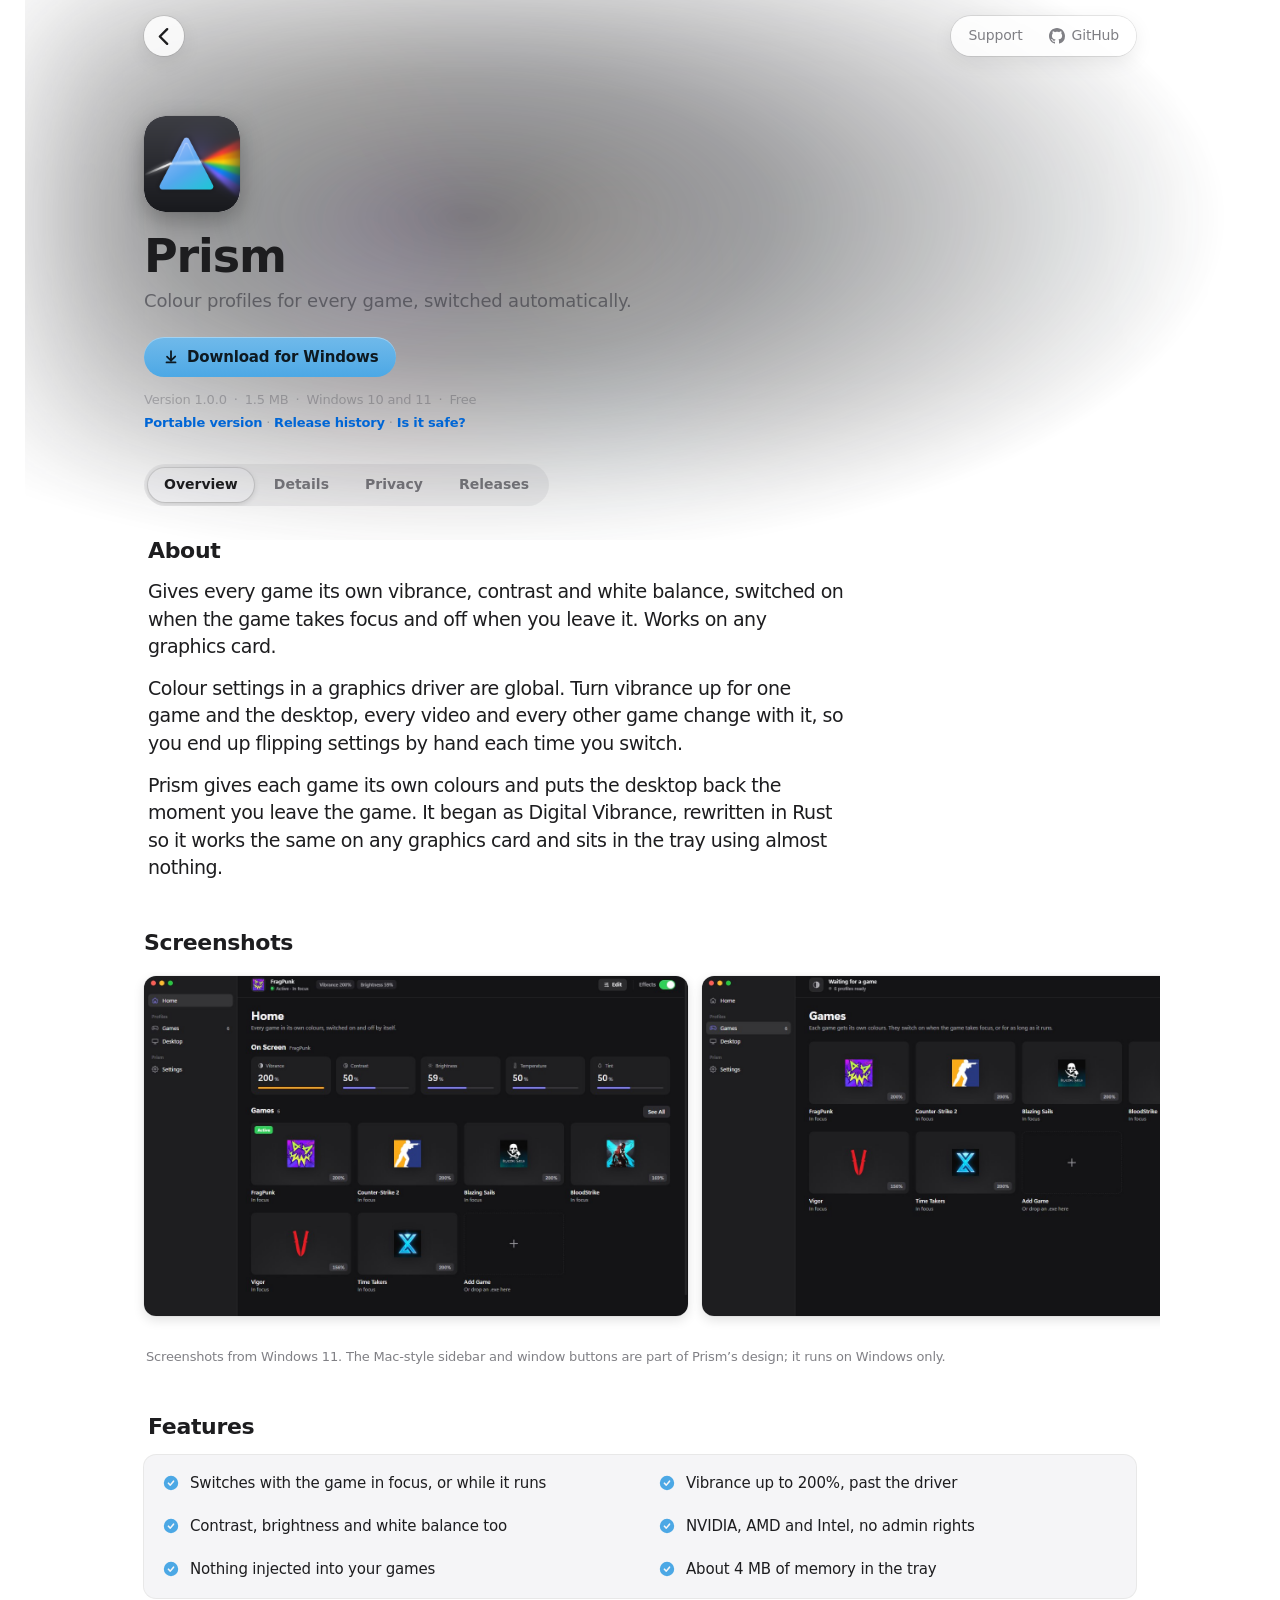
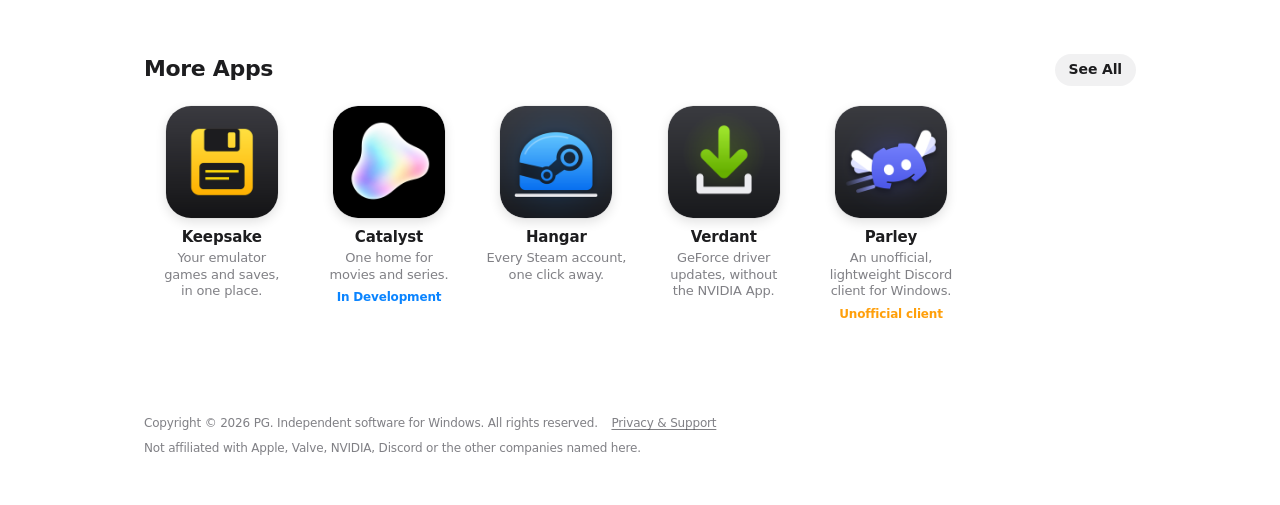
<file: prism/index.html>
<!doctype html>
<html lang="en">
<head>
  <meta charset="utf-8">
  <meta name="viewport" content="width=device-width, initial-scale=1, viewport-fit=cover">
  <title>Prism — Automatic Per-Game Colour Profiles for Windows</title>
  <meta name="description" content="Gives every game its own vibrance, contrast and white balance, switched on when the game takes focus and off when you leave it. Works on any graphics card.">
  <link rel="canonical" href="https://lilpatter.github.io/prism/">
  <meta property="og:type" content="website">
  <meta property="og:site_name" content="PG">
  <meta property="og:title" content="Prism — Automatic Per-Game Colour Profiles for Windows">
  <meta property="og:description" content="Gives every game its own vibrance, contrast and white balance, switched on when the game takes focus and off when you leave it. Works on any graphics card.">
  <meta property="og:image" content="https://lilpatter.github.io/assets/og/prism.png">
  <meta property="og:image:width" content="1200">
  <meta property="og:image:height" content="630">
  <meta property="og:image:alt" content="Prism — Automatic Per-Game Colour Profiles for Windows">
  <meta property="og:url" content="https://lilpatter.github.io/prism/">
  <meta name="twitter:card" content="summary_large_image">
  <script type="application/ld+json">{"@context":"https://schema.org","@graph":[{"@type":"SoftwareApplication","name":"Prism","alternateName":"Automatic Per-Game Colour Profiles for Windows","description":"Gives every game its own vibrance, contrast and white balance, switched on when the game takes focus and off when you leave it. Works on any graphics card.","url":"https://lilpatter.github.io/prism/","image":"https://lilpatter.github.io/assets/icons/prism.png","operatingSystem":"Windows 10, Windows 11","applicationCategory":"UtilitiesApplication","author":{"@type":"Organization","name":"PG","url":"https://lilpatter.github.io","sameAs":["https://github.com/lilpatter"]},"softwareVersion":"1.0.0","dateModified":"2026-11-17T16:48:36Z","downloadUrl":"https://github.com/lilpatter/prism/releases/download/v1.0.0-build.7/Prism_1.0.0_x64-setup.exe","fileSize":"1.5 MB","offers":{"@type":"Offer","price":"0","priceCurrency":"USD"}}]}</script>
  <meta name="theme-color" content="#ffffff" media="(prefers-color-scheme: light)">
  <meta name="theme-color" content="#141416" media="(prefers-color-scheme: dark)">
  <link rel="icon" href="/assets/icons/prism.png">
  <link rel="apple-touch-icon" href="/assets/icons/prism.png">
  <link rel="stylesheet" href="/styles.css?v=0995abc4d6">
  <script src="/app.js?v=86ad6f5690" defer></script>
</head>
<body>
  <header class="bar" id="bar">
    <div class="wrap bar-inner">
      <a class="circle glass" href="/" aria-label="Back to Apps"><svg viewBox="0 0 12 20" aria-hidden="true"><path d="M10 2 2 10l8 8"/></svg></a>
      <span class="bar-title glass" aria-hidden="true">
        <img class="app-icon" src="/assets/icons/prism.png" alt="" width="32" height="32">Prism
      </span>
      <nav class="bar-links glass" aria-label="Sections">
        <a href="https://github.com/lilpatter/prism/issues">Support</a>
        <a href="https://github.com/lilpatter/prism"><svg viewBox="0 0 16 16" aria-hidden="true"><path d="M8 0C3.58 0 0 3.58 0 8c0 3.54 2.29 6.53 5.47 7.59.4.07.55-.17.55-.38 0-.19-.01-.82-.01-1.49-2.01.37-2.53-.49-2.69-.94-.09-.23-.48-.94-.82-1.13-.28-.15-.68-.52-.01-.53.63-.01 1.08.58 1.23.82.72 1.21 1.87.87 2.33.66.07-.52.28-.87.51-1.07-1.78-.2-3.64-.89-3.64-3.95 0-.87.31-1.59.82-2.15-.08-.2-.36-1.02.08-2.12 0 0 .67-.21 2.2.82.64-.18 1.32-.27 2-.27.68 0 1.36.09 2 .27 1.53-1.04 2.2-.82 2.2-.82.44 1.1.16 1.92.08 2.12.51.56.82 1.27.82 2.15 0 3.07-1.87 3.75-3.65 3.95.29.25.54.73.54 1.48 0 1.07-.01 1.93-.01 2.2 0 .21.15.46.55.38A8.013 8.013 0 0016 8c0-4.42-3.58-8-8-8z"/></svg>GitHub</a>
      </nav>
    </div>
  </header>
  <main id="top">
    <div class="wash" aria-hidden="true"><i></i><i></i><i></i></div>
    <article class="wrap app-page" aria-labelledby="app-title" style="--accent:#4ca8e5; --on-accent:rgba(0, 0, 0, 0.86)">
      <header class="app-hero">
        <img class="banner-blur" src="/assets/screens/prism/home.jpg" alt="" aria-hidden="true" decoding="async">
        <div class="banner-body">
          <div class="tilt" data-tilt>
            <div class="tilt-inner">
              <img class="app-icon" src="/assets/icons/prism.png" alt="Prism app icon" width="96" height="96">
              <span class="glare" aria-hidden="true"></span>
            </div>
          </div>
          <h1 class="app-name" id="app-title" tabindex="-1">Prism</h1>
          <p class="banner-text">Colour profiles for every game, switched automatically.</p>
          <div class="banner-actions">
            <a class="btn btn-filled" href="https://github.com/lilpatter/prism/releases/download/v1.0.0-build.7/Prism_1.0.0_x64-setup.exe"><svg viewBox="0 0 20 20" aria-hidden="true"><path d="M10 2.5a1 1 0 0 1 1 1v8.1l2.8-2.8a1 1 0 1 1 1.4 1.4l-4.5 4.5a1 1 0 0 1-1.4 0l-4.5-4.5a1 1 0 0 1 1.4-1.4L9 11.6V3.5a1 1 0 0 1 1-1ZM4 16a1 1 0 0 1 1-1h10a1 1 0 1 1 0 2H5a1 1 0 0 1-1-1Z"/></svg>Download for Windows</a>
            
          </div>
          <p class="banner-meta">Version 1.0.0<span aria-hidden="true">·</span>1.5 MB<span aria-hidden="true">·</span>Windows 10 and 11<span aria-hidden="true">·</span>Free</p>
          <p class="download-links"><a href="https://github.com/lilpatter/prism/releases/download/v1.0.0-build.7/prism.exe">Portable version</a><span aria-hidden="true"> · </span><a href="#history">Release history</a><span aria-hidden="true"> · </span><a href="#privacy">Is it safe?</a></p>
          
        </div>
      </header>

      <div class="app-tabs" role="tablist" aria-label="Prism" hidden>
        <button type="button" role="tab" id="tab-overview" aria-controls="panel-overview" aria-selected="true">Overview</button>
        <button type="button" role="tab" id="tab-details" aria-controls="panel-details" aria-selected="false" tabindex="-1">Details</button>
        <button type="button" role="tab" id="tab-privacy" aria-controls="panel-privacy" aria-selected="false" tabindex="-1">Privacy</button>
        <button type="button" role="tab" id="tab-releases" aria-controls="panel-releases" aria-selected="false" tabindex="-1">Releases</button>
      </div>
      <div class="tab-panel" id="panel-overview" role="tabpanel" aria-labelledby="tab-overview">
      <section class="app-section" aria-labelledby="about-title">
        <h2 class="title-2" id="about-title">About</h2>
        <p class="app-desc">Gives every game its own vibrance, contrast and white balance, switched on when the game takes focus and off when you leave it. Works on any graphics card.</p>
        <p class="app-desc app-story">Colour settings in a graphics driver are global. Turn vibrance up for one game and the desktop, every video and every other game change with it, so you end up flipping settings by hand each time you switch.</p>
        <p class="app-desc app-story">Prism gives each game its own colours and puts the desktop back the moment you leave the game. It began as Digital Vibrance, rewritten in Rust so it works the same on any graphics card and sits in the tray using almost nothing.</p>
      </section>
      <section class="app-section" aria-labelledby="shots-title">
        <div class="section-head">
          <h2 class="title-2" id="shots-title">Screenshots</h2>
          
        </div>
        
        <div class="shot-row" id="shots-windows" data-device="windows"   tabindex="0">
          <figure class="shot"><img src="/assets/screens/prism/home.jpg" alt="Home with FragPunk active in the top bar, its colours on screen, and every game profile." loading="lazy" decoding="async"></figure>
          <figure class="shot"><img src="/assets/screens/prism/games.jpg" alt="Games in a grid, each with its own icon and vibrance." loading="lazy" decoding="async"></figure>
          <figure class="shot"><img src="/assets/screens/prism/editor.jpg" alt="Editing the Counter-Strike 2 profile: when it applies, vibrance at 200% with Override, contrast and brightness." loading="lazy" decoding="async"></figure>
        </div>
        <p class="shots-note">Screenshots from Windows 11. The Mac-style sidebar and window buttons are part of Prism’s design; it runs on Windows only.</p>
      </section>
      <section class="app-section" aria-labelledby="features-title">
        <h2 class="title-2" id="features-title">Features</h2>
        <ul class="feature-grid">
          <li class="feature">
            <svg class="check" viewBox="0 0 20 20" aria-hidden="true"><path d="M10 2a8 8 0 1 1 0 16 8 8 0 0 1 0-16Zm3.4 5.3a.9.9 0 0 0-1.3.1L9.2 11 7.8 9.6a.9.9 0 1 0-1.3 1.3l2.1 2.1a.9.9 0 0 0 1.3-.1l3.6-4.4a.9.9 0 0 0-.1-1.2Z"/></svg>
            <span>Switches with the game in focus, or while it runs</span>
          </li>
          <li class="feature">
            <svg class="check" viewBox="0 0 20 20" aria-hidden="true"><path d="M10 2a8 8 0 1 1 0 16 8 8 0 0 1 0-16Zm3.4 5.3a.9.9 0 0 0-1.3.1L9.2 11 7.8 9.6a.9.9 0 1 0-1.3 1.3l2.1 2.1a.9.9 0 0 0 1.3-.1l3.6-4.4a.9.9 0 0 0-.1-1.2Z"/></svg>
            <span>Vibrance up to 200%, past the driver</span>
          </li>
          <li class="feature">
            <svg class="check" viewBox="0 0 20 20" aria-hidden="true"><path d="M10 2a8 8 0 1 1 0 16 8 8 0 0 1 0-16Zm3.4 5.3a.9.9 0 0 0-1.3.1L9.2 11 7.8 9.6a.9.9 0 1 0-1.3 1.3l2.1 2.1a.9.9 0 0 0 1.3-.1l3.6-4.4a.9.9 0 0 0-.1-1.2Z"/></svg>
            <span>Contrast, brightness and white balance too</span>
          </li>
          <li class="feature">
            <svg class="check" viewBox="0 0 20 20" aria-hidden="true"><path d="M10 2a8 8 0 1 1 0 16 8 8 0 0 1 0-16Zm3.4 5.3a.9.9 0 0 0-1.3.1L9.2 11 7.8 9.6a.9.9 0 1 0-1.3 1.3l2.1 2.1a.9.9 0 0 0 1.3-.1l3.6-4.4a.9.9 0 0 0-.1-1.2Z"/></svg>
            <span>NVIDIA, AMD and Intel, no admin rights</span>
          </li>
          <li class="feature">
            <svg class="check" viewBox="0 0 20 20" aria-hidden="true"><path d="M10 2a8 8 0 1 1 0 16 8 8 0 0 1 0-16Zm3.4 5.3a.9.9 0 0 0-1.3.1L9.2 11 7.8 9.6a.9.9 0 1 0-1.3 1.3l2.1 2.1a.9.9 0 0 0 1.3-.1l3.6-4.4a.9.9 0 0 0-.1-1.2Z"/></svg>
            <span>Nothing injected into your games</span>
          </li>
          <li class="feature">
            <svg class="check" viewBox="0 0 20 20" aria-hidden="true"><path d="M10 2a8 8 0 1 1 0 16 8 8 0 0 1 0-16Zm3.4 5.3a.9.9 0 0 0-1.3.1L9.2 11 7.8 9.6a.9.9 0 1 0-1.3 1.3l2.1 2.1a.9.9 0 0 0 1.3-.1l3.6-4.4a.9.9 0 0 0-.1-1.2Z"/></svg>
            <span>About 4 MB of memory in the tray</span>
          </li>
        </ul>
      </section>
      </div>
      <div class="tab-panel" id="panel-details" role="tabpanel" aria-labelledby="tab-details">
      <section class="app-section" aria-labelledby="engineering-title">
        <h2 class="title-2" id="engineering-title">Under the Hood</h2>
        <ul class="feature-grid engineering">
          <li class="feature">
            <span><strong class="feature-title">Idle means idle</strong>One engine thread owns the colour effect. It sleeps until Windows reports a new window in front, and only checks again while a profile needs it. Closing Prism&#39;s window destroys it and its web view entirely, so in the tray it uses about 4 MB and no CPU. That&#39;s its private memory as well as its working set (the part held in RAM), measured on Windows 11 with Prism idle in the tray.</span>
          </li>
          <li class="feature">
            <span><strong class="feature-title">Better than the original</strong>Prism is a rewrite of Digital Vibrance in Rust. Along the way: the live preview no longer sticks on screen, a colour change Windows refuses is retried, and the list of running processes is no longer read every 1.5 seconds.</span>
          </li>
        </ul>
      </section>

      <section class="app-section" aria-labelledby="credits-title">
        <h2 class="title-2" id="credits-title">Credits</h2>
        <ul class="list credit-list">
          <li><a class="row" href="https://github.com/SYTStudio/DigitalVibrance">
            <span class="row-body">
              <span class="row-title">Digital Vibrance <span class="credit-by">by SYTStudio</span></span>
              <span class="row-sub">Prism is a rewrite of Digital Vibrance in Rust, and imports its profiles.</span>
            </span>
            <svg class="chevron" viewBox="0 0 8 13" aria-hidden="true"><path d="M1.5 1.5 6.5 6.5 1.5 11.5"/></svg>
          </a></li>
        </ul>
      </section>

      <section class="app-section" aria-labelledby="info-title">
        <h2 class="title-2" id="info-title">Information</h2>
        <div class="info-columns">
          <div class="list">
          <div class="row info-row"><span class="row-body">Developer</span><span class="row-detail">PG</span></div>
          <div class="row info-row"><span class="row-body">Updated</span><span class="row-detail">Nov 17, 2026</span></div>
          <div class="row info-row"><span class="row-body">Built With</span><span class="row-detail">Tauri 2 · Rust</span></div>
          <div class="row info-row"><span class="row-body">Source</span><span class="row-detail">Closed source</span></div>
          </div>
          <div>
            <div class="list">
            <a class="row has-glyph" href="https://github.com/lilpatter/prism/releases/latest">
            <span class="glyph" style="--tint:var(--accent, var(--green))"><svg viewBox="0 0 20 20" aria-hidden="true"><path d="M10 2.5a1 1 0 0 1 1 1v8.1l2.8-2.8a1 1 0 1 1 1.4 1.4l-4.5 4.5a1 1 0 0 1-1.4 0l-4.5-4.5a1 1 0 0 1 1.4-1.4L9 11.6V3.5a1 1 0 0 1 1-1ZM4 16a1 1 0 0 1 1-1h10a1 1 0 1 1 0 2H5a1 1 0 0 1-1-1Z"/></svg></span>
            <span class="row-body row-title">Download</span>
            <span class="row-detail">GitHub Releases</span>
            <svg class="chevron" viewBox="0 0 8 13" aria-hidden="true"><path d="M1.5 1.5 6.5 6.5 1.5 11.5"/></svg>
          </a>
          <a class="row has-glyph" href="https://github.com/lilpatter/prism/issues">
            <span class="glyph" style="--tint:var(--orange)"><svg viewBox="0 0 20 20" aria-hidden="true"><path d="M10 2a8 8 0 1 1 0 16 8 8 0 0 1 0-16Zm0 10.9a1 1 0 1 0 0 2 1 1 0 0 0 0-2Zm0-7.4c-1.7 0-3 1.1-3.2 2.6a.9.9 0 0 0 1.8.3c.1-.6.7-1.1 1.4-1.1.8 0 1.4.5 1.4 1.2 0 .5-.3.8-.9 1.2-.8.5-1.4 1.1-1.4 2.1a.9.9 0 0 0 1.8 0c0-.3.2-.5.7-.8.8-.5 1.6-1.2 1.6-2.5 0-1.7-1.4-3-3.2-3Z"/></svg></span>
            <span class="row-body row-title">Report a Problem</span>
            <span class="row-detail">GitHub Issues</span>
            <svg class="chevron" viewBox="0 0 8 13" aria-hidden="true"><path d="M1.5 1.5 6.5 6.5 1.5 11.5"/></svg>
          </a>
            </div>
            <p class="group-note">Not affiliated with NVIDIA, AMD or Intel.</p>
          </div>
        </div>
      </section>
      </div>
      <div class="tab-panel" id="panel-privacy" role="tabpanel" aria-labelledby="tab-privacy">
      <section class="app-section" id="privacy" aria-labelledby="privacy-title">
        <h2 class="title-2" id="privacy-title">Privacy &amp; Security</h2>
        <div class="trust-grid">
          <div class="trust-card">
            <h3 class="trust-title">What it connects to</h3>
            <ul class="trust-list"><li><strong>GitHub</strong>: to check for and download updates. Prism connects to nothing else</li></ul>
          </div>
          <div class="trust-card">
            <h3 class="trust-title">What stays on your PC</h3>
            <ul class="trust-list"><li>Your game profiles and settings</li><li>Prism watches which window is in front to switch profiles. That never leaves your PC</li><li>Nothing is injected into your games, and no admin rights are needed</li><li>No analytics, telemetry or crash reports, and nothing is ever sent to PG.</li></ul>
          </div>
          <div class="trust-card">
            <h3 class="trust-title">Downloads and updates</h3>
            <ul class="trust-list"><li>Updates itself from its GitHub Releases page, also while it&#39;s in the tray, and checks each download against its SHA-256 hash before installing. You can turn this off under Settings › About.</li><li>The downloads aren’t code-signed yet, so Windows SmartScreen may say “Windows protected your PC” and that the publisher is unknown. Choose More info, then Run anyway. To check a download is the real one, compare its SHA-256 hash with the ones shown here.</li></ul>
            <p class="hash"><span>SHA-256 of Prism_1.0.0_x64-setup.exe (installer)</span><code>8c12e031e92146b90798cdfdf964004ce15a0c4497dc2bffc5b8532204779940</code></p>
            <p class="hash"><span>SHA-256 of prism.exe (portable, runs without installing)</span><code>203e0e39a8311f868d44f39b7a187768364c889f3142c37c49addd06408f3153</code></p>
          </div>
          <div class="trust-card">
            <h3 class="trust-title">Requirements</h3>
            <ul class="trust-list"><li>Windows 10 or 11, 64-bit</li><li>Any NVIDIA, AMD or Intel graphics card</li><li>Games in borderless or windowed mode: exclusive fullscreen skips the effect, and HDR may change it</li><li>The Microsoft Edge WebView2 runtime, which comes with Windows 11</li></ul>
          </div>
        </div>
      </section>
      </div>
      <div class="tab-panel" id="panel-releases" role="tabpanel" aria-labelledby="tab-releases">
      <section class="app-section" id="history" aria-labelledby="history-title">
        <div class="section-head">
          <h2 class="title-2" id="history-title">Release History</h2>
          <a class="btn btn-plain" href="https://github.com/lilpatter/prism/releases">All Releases</a>
        </div>
        <ol class="list release-list">
          <li><a class="row" href="https://github.com/lilpatter/prism/releases/tag/v1.0.0-build.7">
            <span class="row-body">
              <span class="row-title release-title">Window buttons get a top bar of their own, and the stats move into the sidebar</span>
              <span class="row-sub">1.0.0 · Build 7 · Nov 17, 2026</span>
            </span>
            <svg class="chevron" viewBox="0 0 8 13" aria-hidden="true"><path d="M1.5 1.5 6.5 6.5 1.5 11.5"/></svg>
          </a></li>
          <li><a class="row" href="https://github.com/lilpatter/prism/releases/tag/v1.0.0-build.6">
            <span class="row-body">
              <span class="row-title release-title">Use far less memory when minimized, count RAM like Task Manager</span>
              <span class="row-sub">1.0.0 · Build 6 · Nov 16, 2026</span>
            </span>
            <svg class="chevron" viewBox="0 0 8 13" aria-hidden="true"><path d="M1.5 1.5 6.5 6.5 1.5 11.5"/></svg>
          </a></li>
          <li><a class="row" href="https://github.com/lilpatter/prism/releases/tag/v1.0.0-build.5">
            <span class="row-body">
              <span class="row-title release-title">Windows-style window buttons, and live stats at the top right</span>
              <span class="row-sub">1.0.0 · Build 5 · Nov 16, 2026</span>
            </span>
            <svg class="chevron" viewBox="0 0 8 13" aria-hidden="true"><path d="M1.5 1.5 6.5 6.5 1.5 11.5"/></svg>
          </a></li>
          <li><a class="row" href="https://github.com/lilpatter/prism/releases/tag/v1.0.0-build.4">
            <span class="row-body">
              <span class="row-title release-title">New app icon: a white beam into the prism and a soft spectrum out</span>
              <span class="row-sub">1.0.0 · Build 4 · Nov 15, 2026</span>
            </span>
            <svg class="chevron" viewBox="0 0 8 13" aria-hidden="true"><path d="M1.5 1.5 6.5 6.5 1.5 11.5"/></svg>
          </a></li>
          <li><a class="row" href="https://github.com/lilpatter/prism/releases/tag/v1.0.0-build.3">
            <span class="row-body">
              <span class="row-title release-title">Replace the hero with a status top bar</span>
              <span class="row-sub">1.0.0 · Build 3 · Nov 14, 2026</span>
            </span>
            <svg class="chevron" viewBox="0 0 8 13" aria-hidden="true"><path d="M1.5 1.5 6.5 6.5 1.5 11.5"/></svg>
          </a></li>
          <li><a class="row" href="https://github.com/lilpatter/prism/releases/tag/v1.0.0-build.1">
            <span class="row-body">
              <span class="row-title release-title">Prism: per-game colour on Tauri 2, with the Hangar, Verdant and Keepsake look</span>
              <span class="row-sub">1.0.0 · Build 1 · Nov 13, 2026</span>
            </span>
            <svg class="chevron" viewBox="0 0 8 13" aria-hidden="true"><path d="M1.5 1.5 6.5 6.5 1.5 11.5"/></svg>
          </a></li>
        </ol>
      </section>
      </div>
    </article>

    <section class="section wrap" aria-labelledby="more-title">
      <div class="section-head">
        <h2 class="title-2" id="more-title">More Apps</h2>
        <a class="btn btn-plain" href="/">See All</a>
      </div>
      <ul class="app-grid">
        <li data-families="Windows">
          <a class="app-tile" href="/keepsake/">
            <img class="app-icon" src="/assets/icons/keepsake.png" alt="" width="112" height="112">
            <h3 class="tile-name">Keepsake</h3>
            <span class="tile-tagline">Your emulator games and saves, in one place.</span>
          </a>
        </li>
        <li data-families="Apple">
          <a class="app-tile" href="https://catalystapp.pages.dev/">
            <img class="app-icon" src="/assets/icons/catalyst.png" alt="" width="112" height="112">
            <h3 class="tile-name">Catalyst</h3>
            <span class="tile-tagline">One home for movies and series.</span><span class="tile-badge">In Development</span>
          </a>
        </li>
        <li data-families="Windows">
          <a class="app-tile" href="/hangar/">
            <img class="app-icon" src="/assets/icons/hangar.png" alt="" width="112" height="112">
            <h3 class="tile-name">Hangar</h3>
            <span class="tile-tagline">Every Steam account, one click away.</span>
          </a>
        </li>
        <li data-families="Windows">
          <a class="app-tile" href="/verdant/">
            <img class="app-icon" src="/assets/icons/verdant.png" alt="" width="112" height="112">
            <h3 class="tile-name">Verdant</h3>
            <span class="tile-tagline">GeForce driver updates, without the NVIDIA App.</span>
          </a>
        </li>
        <li data-families="Windows">
          <a class="app-tile" href="/parley/">
            <img class="app-icon" src="/assets/icons/parley.png" alt="" width="112" height="112">
            <h3 class="tile-name">Parley</h3>
            <span class="tile-tagline">An unofficial, lightweight Discord client for Windows.</span><span class="tile-badge is-warn">Unofficial client</span>
          </a>
        </li>
      </ul>
    </section>
  </main>
  <dialog class="palette" id="palette" aria-label="Search">
    <div class="palette-field">
      <svg viewBox="0 0 20 20" aria-hidden="true"><path d="M8.5 3a5.5 5.5 0 0 1 4.4 8.8l3.6 3.7a.9.9 0 0 1-1.3 1.3l-3.7-3.6A5.5 5.5 0 1 1 8.5 3Zm0 1.8a3.7 3.7 0 1 0 0 7.4 3.7 3.7 0 0 0 0-7.4Z"/></svg>
      <input id="palette-input" type="search" placeholder="Search apps and actions" autocomplete="off" spellcheck="false" role="combobox" aria-expanded="true" aria-controls="palette-results">
      <kbd>esc</kbd>
    </div>
    <ul class="palette-results" id="palette-results" role="listbox"></ul>
  </dialog>
  <script type="application/json" id="apps-data">[{"id":"keepsake","name":"Keepsake","tagline":"Your emulator games and saves, in one place.","icon":"/assets/icons/keepsake.png","platforms":["Windows"],"href":"/keepsake/","links":[{"label":"Download","url":"https://github.com/lilpatter/keepsake/releases/latest","kind":"download"}]},{"id":"catalyst","name":"Catalyst","tagline":"One home for movies and series.","icon":"/assets/icons/catalyst.png","platforms":["iOS","iPadOS","macOS","tvOS"],"href":"https://catalystapp.pages.dev/","links":[{"label":"Visit website","url":"https://catalystapp.pages.dev/","kind":"website"}]},{"id":"hangar","name":"Hangar","tagline":"Every Steam account, one click away.","icon":"/assets/icons/hangar.png","platforms":["Windows"],"href":"/hangar/","links":[{"label":"Download","url":"https://github.com/lilpatter/hangar/releases/latest","kind":"download"}]},{"id":"verdant","name":"Verdant","tagline":"GeForce driver updates, without the NVIDIA App.","icon":"/assets/icons/verdant.png","platforms":["Windows"],"href":"/verdant/","links":[{"label":"Download","url":"https://github.com/lilpatter/verdant/releases/latest","kind":"download"}]},{"id":"prism","name":"Prism","tagline":"Colour profiles for every game, switched automatically.","icon":"/assets/icons/prism.png","platforms":["Windows"],"href":"/prism/","links":[{"label":"Download","url":"https://github.com/lilpatter/prism/releases/latest","kind":"download"}]},{"id":"parley","name":"Parley","tagline":"An unofficial, lightweight Discord client for Windows.","icon":"/assets/icons/parley.png","platforms":["Windows"],"href":"/parley/","links":[{"label":"Download","url":"https://github.com/lilpatter/parley/releases/latest","kind":"download"}]}]</script>
  <footer class="footer">
    <div class="wrap footer-inner">
      <span>Copyright © 2026 PG. Independent software for Windows. All rights reserved. <a class="footer-link" href="/privacy/">Privacy &amp; Support</a></span>
      <span>Not affiliated with Apple, Valve, NVIDIA, Discord or the other companies named here.</span>
    </div>
  </footer>
</body>
</html>
</file>
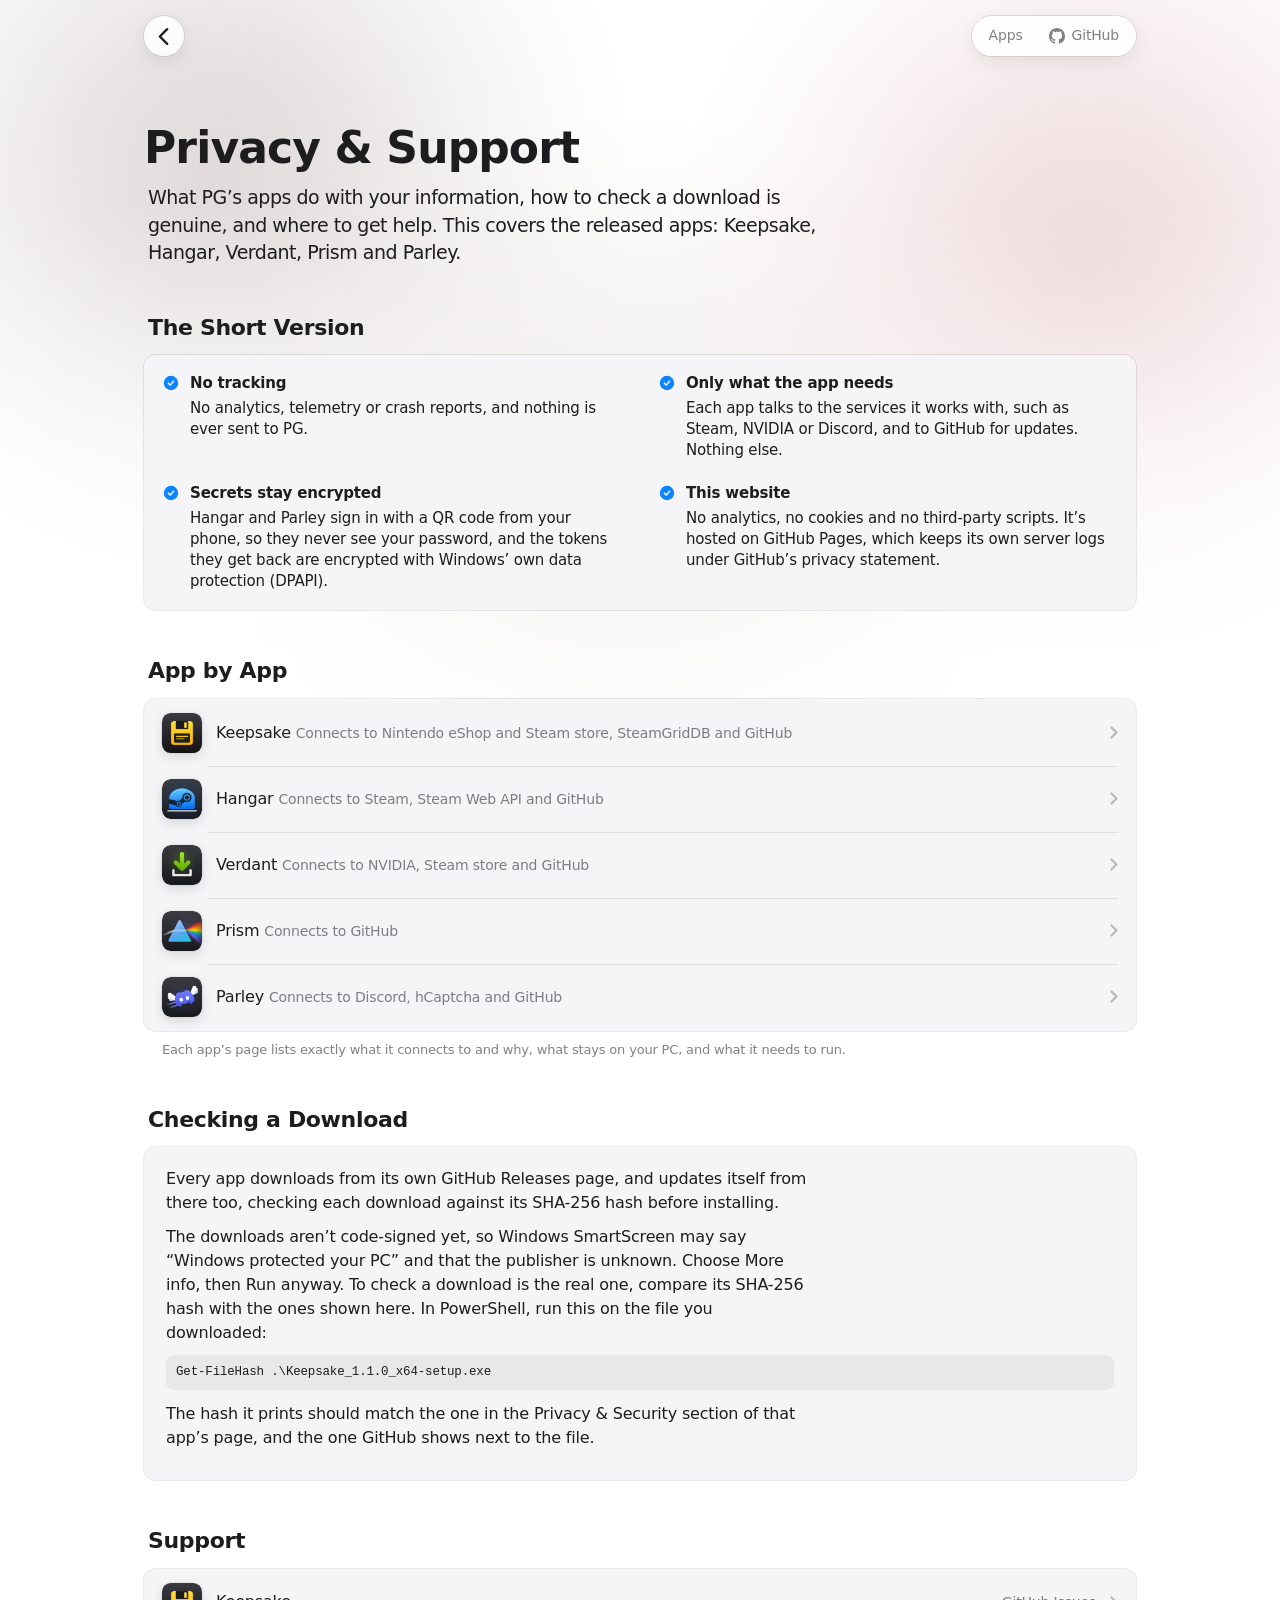
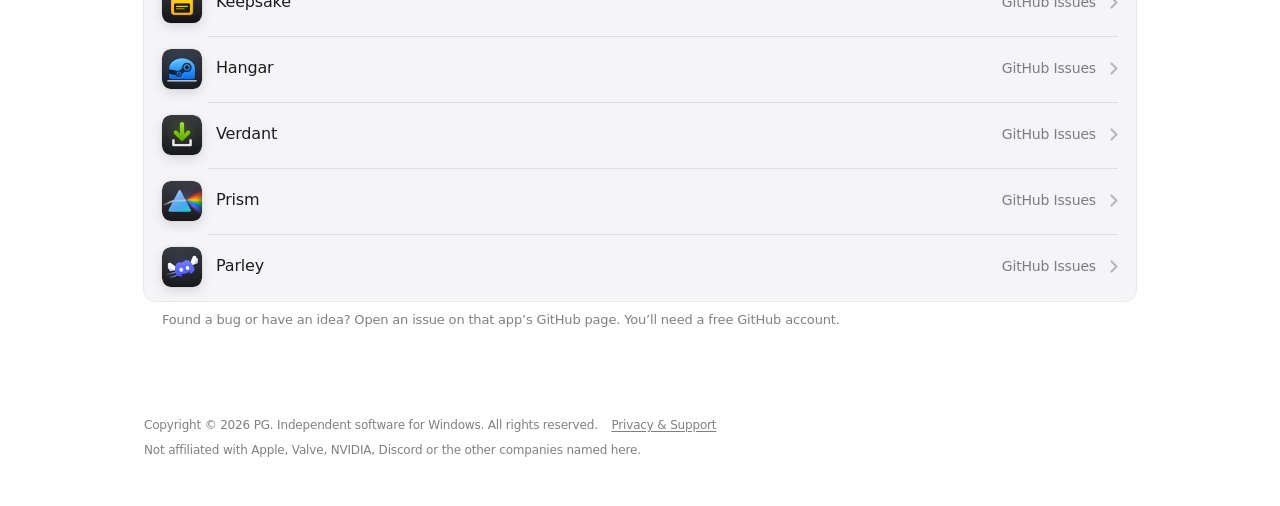
<file: privacy/index.html>
<!doctype html>
<html lang="en">
<head>
  <meta charset="utf-8">
  <meta name="viewport" content="width=device-width, initial-scale=1, viewport-fit=cover">
  <title>Privacy &amp; Support — PG</title>
  <meta name="description" content="What PG’s apps do with your information, how to check a download, and where to get help.">
  <link rel="canonical" href="https://lilpatter.github.io/privacy/">
  <meta property="og:type" content="website">
  <meta property="og:site_name" content="PG">
  <meta property="og:title" content="Privacy &amp; Support — PG">
  <meta property="og:description" content="What PG’s apps do with your information, how to check a download, and where to get help.">
  <meta property="og:image" content="https://lilpatter.github.io/assets/og/home.png">
  <meta property="og:image:width" content="1200">
  <meta property="og:image:height" content="630">
  <meta property="og:image:alt" content="Privacy &amp; Support — PG">
  <meta property="og:url" content="https://lilpatter.github.io/privacy/">
  <meta name="twitter:card" content="summary_large_image">
  <meta name="theme-color" content="#ffffff" media="(prefers-color-scheme: light)">
  <meta name="theme-color" content="#141416" media="(prefers-color-scheme: dark)">
  <link rel="icon" href="/assets/avatar.jpg">
  <link rel="apple-touch-icon" href="/assets/avatar.jpg">
  <link rel="stylesheet" href="/styles.css?v=0995abc4d6">
  <script src="/app.js?v=86ad6f5690" defer></script>
</head>
<body>
  <header class="bar" id="bar">
    <div class="wrap bar-inner">
      <a class="circle glass" href="/" aria-label="Back to Apps"><svg viewBox="0 0 12 20" aria-hidden="true"><path d="M10 2 2 10l8 8"/></svg></a>
      <nav class="bar-links glass" aria-label="Sections">
        <a href="/">Apps</a>
        <a href="https://github.com/lilpatter"><svg viewBox="0 0 16 16" aria-hidden="true"><path d="M8 0C3.58 0 0 3.58 0 8c0 3.54 2.29 6.53 5.47 7.59.4.07.55-.17.55-.38 0-.19-.01-.82-.01-1.49-2.01.37-2.53-.49-2.69-.94-.09-.23-.48-.94-.82-1.13-.28-.15-.68-.52-.01-.53.63-.01 1.08.58 1.23.82.72 1.21 1.87.87 2.33.66.07-.52.28-.87.51-1.07-1.78-.2-3.64-.89-3.64-3.95 0-.87.31-1.59.82-2.15-.08-.2-.36-1.02.08-2.12 0 0 .67-.21 2.2.82.64-.18 1.32-.27 2-.27.68 0 1.36.09 2 .27 1.53-1.04 2.2-.82 2.2-.82.44 1.1.16 1.92.08 2.12.51.56.82 1.27.82 2.15 0 3.07-1.87 3.75-3.65 3.95.29.25.54.73.54 1.48 0 1.07-.01 1.93-.01 2.2 0 .21.15.46.55.38A8.013 8.013 0 0016 8c0-4.42-3.58-8-8-8z"/></svg>GitHub</a>
      </nav>
    </div>
  </header>
  <main id="top">
    <div class="wash" style="--art:url('/assets/avatar.jpg')" aria-hidden="true"><i></i><i></i><i></i></div>
    <article class="wrap doc-page" aria-labelledby="page-title">
      <h1 class="large-title" id="page-title" tabindex="-1">Privacy &amp; Support</h1>
      <p class="app-desc">What PG’s apps do with your information, how to check a download is genuine, and where to get help. This covers the released apps: Keepsake, Hangar, Verdant, Prism and Parley.</p>

      <section class="app-section" aria-labelledby="short-title">
        <h2 class="title-2" id="short-title">The Short Version</h2>
        <ul class="feature-grid">
          <li class="feature"><svg class="check" viewBox="0 0 20 20" aria-hidden="true"><path d="M10 2a8 8 0 1 1 0 16 8 8 0 0 1 0-16Zm3.4 5.3a.9.9 0 0 0-1.3.1L9.2 11 7.8 9.6a.9.9 0 1 0-1.3 1.3l2.1 2.1a.9.9 0 0 0 1.3-.1l3.6-4.4a.9.9 0 0 0-.1-1.2Z"/></svg><span><strong class="feature-title">No tracking</strong>No analytics, telemetry or crash reports, and nothing is ever sent to PG.</span></li>
          <li class="feature"><svg class="check" viewBox="0 0 20 20" aria-hidden="true"><path d="M10 2a8 8 0 1 1 0 16 8 8 0 0 1 0-16Zm3.4 5.3a.9.9 0 0 0-1.3.1L9.2 11 7.8 9.6a.9.9 0 1 0-1.3 1.3l2.1 2.1a.9.9 0 0 0 1.3-.1l3.6-4.4a.9.9 0 0 0-.1-1.2Z"/></svg><span><strong class="feature-title">Only what the app needs</strong>Each app talks to the services it works with, such as Steam, NVIDIA or Discord, and to GitHub for updates. Nothing else.</span></li>
          <li class="feature"><svg class="check" viewBox="0 0 20 20" aria-hidden="true"><path d="M10 2a8 8 0 1 1 0 16 8 8 0 0 1 0-16Zm3.4 5.3a.9.9 0 0 0-1.3.1L9.2 11 7.8 9.6a.9.9 0 1 0-1.3 1.3l2.1 2.1a.9.9 0 0 0 1.3-.1l3.6-4.4a.9.9 0 0 0-.1-1.2Z"/></svg><span><strong class="feature-title">Secrets stay encrypted</strong>Hangar and Parley sign in with a QR code from your phone, so they never see your password, and the tokens they get back are encrypted with Windows’ own data protection (DPAPI).</span></li>
          <li class="feature"><svg class="check" viewBox="0 0 20 20" aria-hidden="true"><path d="M10 2a8 8 0 1 1 0 16 8 8 0 0 1 0-16Zm3.4 5.3a.9.9 0 0 0-1.3.1L9.2 11 7.8 9.6a.9.9 0 1 0-1.3 1.3l2.1 2.1a.9.9 0 0 0 1.3-.1l3.6-4.4a.9.9 0 0 0-.1-1.2Z"/></svg><span><strong class="feature-title">This website</strong>No analytics, no cookies and no third-party scripts. It’s hosted on GitHub Pages, which keeps its own server logs under GitHub’s privacy statement.</span></li>
        </ul>
      </section>

      <section class="app-section" aria-labelledby="apps-privacy-title">
        <h2 class="title-2" id="apps-privacy-title">App by App</h2>
        <ul class="list">
          <li><a class="row has-glyph" href="/keepsake/#privacy">
            <img class="app-icon" src="/assets/icons/keepsake.png" alt="" width="40" height="40">
            <span class="row-body">
              <span class="row-title">Keepsake</span>
              <span class="row-sub">Connects to Nintendo eShop and Steam store, SteamGridDB and GitHub</span>
            </span>
            <svg class="chevron" viewBox="0 0 8 13" aria-hidden="true"><path d="M1.5 1.5 6.5 6.5 1.5 11.5"/></svg>
          </a></li>
          <li><a class="row has-glyph" href="/hangar/#privacy">
            <img class="app-icon" src="/assets/icons/hangar.png" alt="" width="40" height="40">
            <span class="row-body">
              <span class="row-title">Hangar</span>
              <span class="row-sub">Connects to Steam, Steam Web API and GitHub</span>
            </span>
            <svg class="chevron" viewBox="0 0 8 13" aria-hidden="true"><path d="M1.5 1.5 6.5 6.5 1.5 11.5"/></svg>
          </a></li>
          <li><a class="row has-glyph" href="/verdant/#privacy">
            <img class="app-icon" src="/assets/icons/verdant.png" alt="" width="40" height="40">
            <span class="row-body">
              <span class="row-title">Verdant</span>
              <span class="row-sub">Connects to NVIDIA, Steam store and GitHub</span>
            </span>
            <svg class="chevron" viewBox="0 0 8 13" aria-hidden="true"><path d="M1.5 1.5 6.5 6.5 1.5 11.5"/></svg>
          </a></li>
          <li><a class="row has-glyph" href="/prism/#privacy">
            <img class="app-icon" src="/assets/icons/prism.png" alt="" width="40" height="40">
            <span class="row-body">
              <span class="row-title">Prism</span>
              <span class="row-sub">Connects to GitHub</span>
            </span>
            <svg class="chevron" viewBox="0 0 8 13" aria-hidden="true"><path d="M1.5 1.5 6.5 6.5 1.5 11.5"/></svg>
          </a></li>
          <li><a class="row has-glyph" href="/parley/#privacy">
            <img class="app-icon" src="/assets/icons/parley.png" alt="" width="40" height="40">
            <span class="row-body">
              <span class="row-title">Parley</span>
              <span class="row-sub">Connects to Discord, hCaptcha and GitHub</span>
            </span>
            <svg class="chevron" viewBox="0 0 8 13" aria-hidden="true"><path d="M1.5 1.5 6.5 6.5 1.5 11.5"/></svg>
          </a></li>
        </ul>
        <p class="group-note">Each app’s page lists exactly what it connects to and why, what stays on your PC, and what it needs to run.</p>
      </section>

      <section class="app-section" id="security" aria-labelledby="security-title">
        <h2 class="title-2" id="security-title">Checking a Download</h2>
        <div class="about-card">
          <p>Every app downloads from its own GitHub Releases page, and updates itself from there too, checking each download against its SHA-256 hash before installing.</p>
          <p>The downloads aren’t code-signed yet, so Windows SmartScreen may say “Windows protected your PC” and that the publisher is unknown. Choose More info, then Run anyway. To check a download is the real one, compare its SHA-256 hash with the ones shown here. In PowerShell, run this on the file you downloaded:</p>
          <pre class="code"><code>Get-FileHash .\Keepsake_1.1.0_x64-setup.exe</code></pre>
          <p>The hash it prints should match the one in the Privacy &amp; Security section of that app’s page, and the one GitHub shows next to the file.</p>
        </div>
      </section>

      <section class="app-section" id="support" aria-labelledby="support-title">
        <h2 class="title-2" id="support-title">Support</h2>
        <ul class="list">
          <li><a class="row has-glyph" href="https://github.com/lilpatter/keepsake/issues">
            <img class="app-icon" src="/assets/icons/keepsake.png" alt="" width="40" height="40">
            <span class="row-body row-title">Keepsake</span>
            <span class="row-detail">GitHub Issues</span>
            <svg class="chevron" viewBox="0 0 8 13" aria-hidden="true"><path d="M1.5 1.5 6.5 6.5 1.5 11.5"/></svg>
          </a></li>
          <li><a class="row has-glyph" href="https://github.com/lilpatter/hangar/issues">
            <img class="app-icon" src="/assets/icons/hangar.png" alt="" width="40" height="40">
            <span class="row-body row-title">Hangar</span>
            <span class="row-detail">GitHub Issues</span>
            <svg class="chevron" viewBox="0 0 8 13" aria-hidden="true"><path d="M1.5 1.5 6.5 6.5 1.5 11.5"/></svg>
          </a></li>
          <li><a class="row has-glyph" href="https://github.com/lilpatter/verdant/issues">
            <img class="app-icon" src="/assets/icons/verdant.png" alt="" width="40" height="40">
            <span class="row-body row-title">Verdant</span>
            <span class="row-detail">GitHub Issues</span>
            <svg class="chevron" viewBox="0 0 8 13" aria-hidden="true"><path d="M1.5 1.5 6.5 6.5 1.5 11.5"/></svg>
          </a></li>
          <li><a class="row has-glyph" href="https://github.com/lilpatter/prism/issues">
            <img class="app-icon" src="/assets/icons/prism.png" alt="" width="40" height="40">
            <span class="row-body row-title">Prism</span>
            <span class="row-detail">GitHub Issues</span>
            <svg class="chevron" viewBox="0 0 8 13" aria-hidden="true"><path d="M1.5 1.5 6.5 6.5 1.5 11.5"/></svg>
          </a></li>
          <li><a class="row has-glyph" href="https://github.com/lilpatter/parley/issues">
            <img class="app-icon" src="/assets/icons/parley.png" alt="" width="40" height="40">
            <span class="row-body row-title">Parley</span>
            <span class="row-detail">GitHub Issues</span>
            <svg class="chevron" viewBox="0 0 8 13" aria-hidden="true"><path d="M1.5 1.5 6.5 6.5 1.5 11.5"/></svg>
          </a></li>
        </ul>
        <p class="group-note">Found a bug or have an idea? Open an issue on that app’s GitHub page. You’ll need a free GitHub account.</p>
      </section>
    </article>
  </main>
  <dialog class="palette" id="palette" aria-label="Search">
    <div class="palette-field">
      <svg viewBox="0 0 20 20" aria-hidden="true"><path d="M8.5 3a5.5 5.5 0 0 1 4.4 8.8l3.6 3.7a.9.9 0 0 1-1.3 1.3l-3.7-3.6A5.5 5.5 0 1 1 8.5 3Zm0 1.8a3.7 3.7 0 1 0 0 7.4 3.7 3.7 0 0 0 0-7.4Z"/></svg>
      <input id="palette-input" type="search" placeholder="Search apps and actions" autocomplete="off" spellcheck="false" role="combobox" aria-expanded="true" aria-controls="palette-results">
      <kbd>esc</kbd>
    </div>
    <ul class="palette-results" id="palette-results" role="listbox"></ul>
  </dialog>
  <script type="application/json" id="apps-data">[{"id":"keepsake","name":"Keepsake","tagline":"Your emulator games and saves, in one place.","icon":"/assets/icons/keepsake.png","platforms":["Windows"],"href":"/keepsake/","links":[{"label":"Download","url":"https://github.com/lilpatter/keepsake/releases/latest","kind":"download"}]},{"id":"catalyst","name":"Catalyst","tagline":"One home for movies and series.","icon":"/assets/icons/catalyst.png","platforms":["iOS","iPadOS","macOS","tvOS"],"href":"https://catalystapp.pages.dev/","links":[{"label":"Visit website","url":"https://catalystapp.pages.dev/","kind":"website"}]},{"id":"hangar","name":"Hangar","tagline":"Every Steam account, one click away.","icon":"/assets/icons/hangar.png","platforms":["Windows"],"href":"/hangar/","links":[{"label":"Download","url":"https://github.com/lilpatter/hangar/releases/latest","kind":"download"}]},{"id":"verdant","name":"Verdant","tagline":"GeForce driver updates, without the NVIDIA App.","icon":"/assets/icons/verdant.png","platforms":["Windows"],"href":"/verdant/","links":[{"label":"Download","url":"https://github.com/lilpatter/verdant/releases/latest","kind":"download"}]},{"id":"prism","name":"Prism","tagline":"Colour profiles for every game, switched automatically.","icon":"/assets/icons/prism.png","platforms":["Windows"],"href":"/prism/","links":[{"label":"Download","url":"https://github.com/lilpatter/prism/releases/latest","kind":"download"}]},{"id":"parley","name":"Parley","tagline":"An unofficial, lightweight Discord client for Windows.","icon":"/assets/icons/parley.png","platforms":["Windows"],"href":"/parley/","links":[{"label":"Download","url":"https://github.com/lilpatter/parley/releases/latest","kind":"download"}]}]</script>
  <footer class="footer">
    <div class="wrap footer-inner">
      <span>Copyright © 2026 PG. Independent software for Windows. All rights reserved. <a class="footer-link" href="/privacy/">Privacy &amp; Support</a></span>
      <span>Not affiliated with Apple, Valve, NVIDIA, Discord or the other companies named here.</span>
    </div>
  </footer>
</body>
</html>
</file>
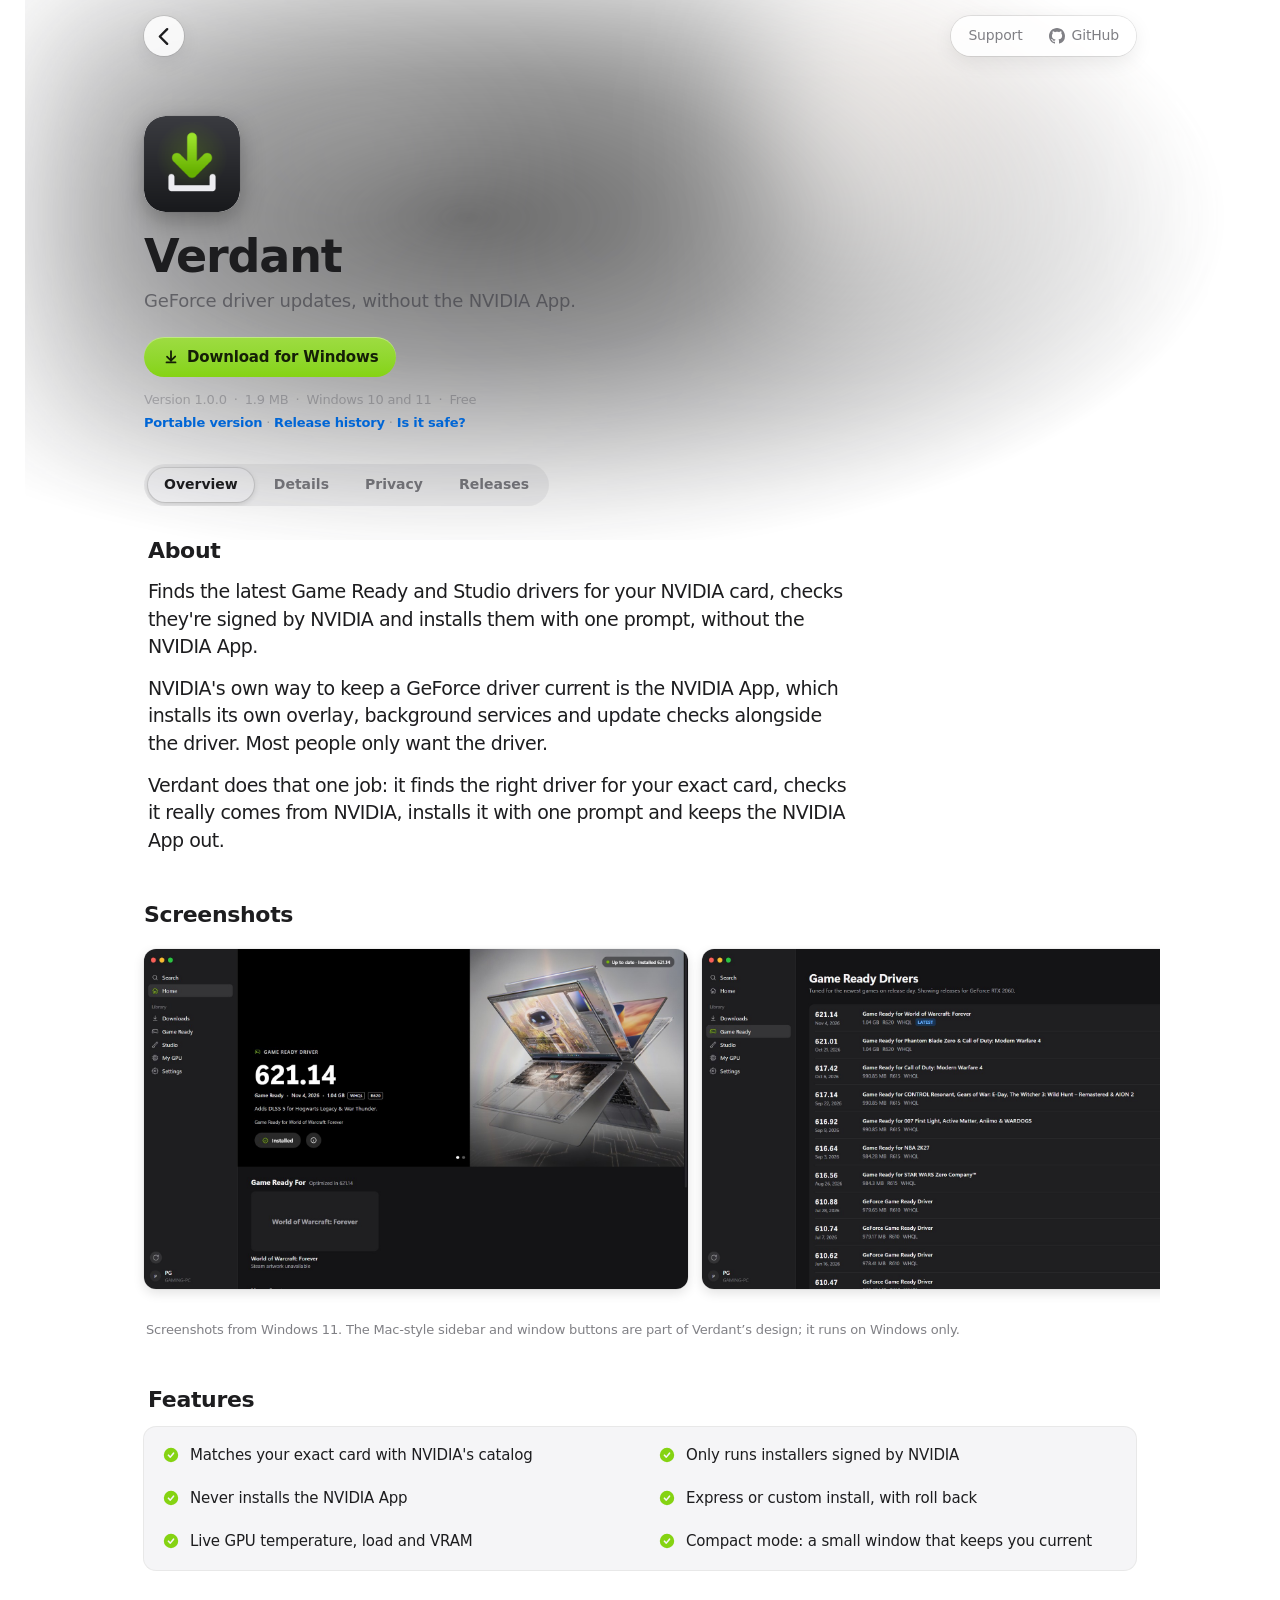
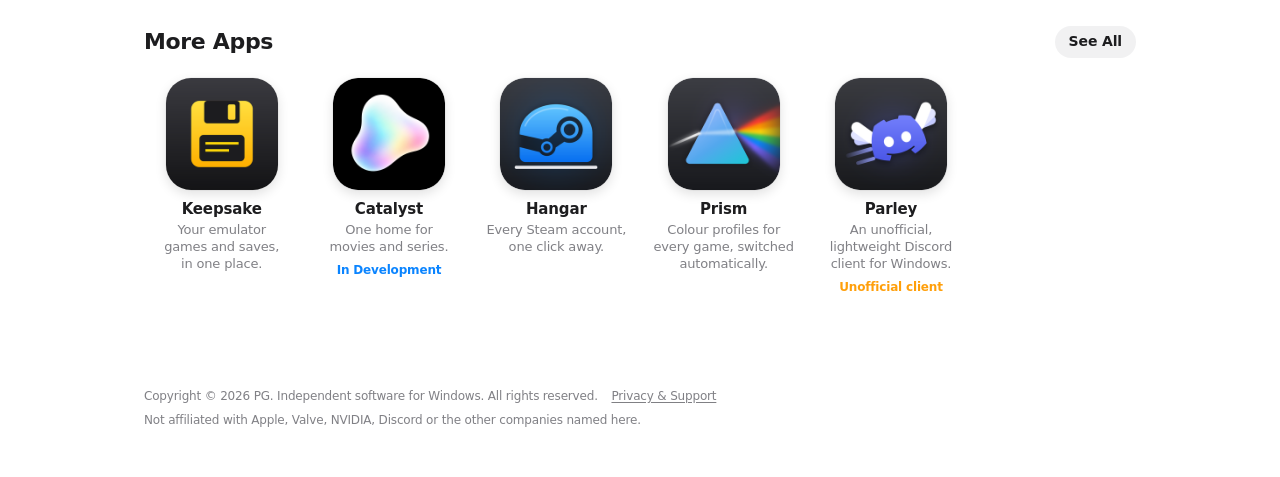
<file: verdant/index.html>
<!doctype html>
<html lang="en">
<head>
  <meta charset="utf-8">
  <meta name="viewport" content="width=device-width, initial-scale=1, viewport-fit=cover">
  <title>Verdant — NVIDIA Driver Updater Without the NVIDIA App</title>
  <meta name="description" content="Finds the latest Game Ready and Studio drivers for your NVIDIA card, checks they&#39;re signed by NVIDIA and installs them with one prompt, without the NVIDIA App.">
  <link rel="canonical" href="https://lilpatter.github.io/verdant/">
  <meta property="og:type" content="website">
  <meta property="og:site_name" content="PG">
  <meta property="og:title" content="Verdant — NVIDIA Driver Updater Without the NVIDIA App">
  <meta property="og:description" content="Finds the latest Game Ready and Studio drivers for your NVIDIA card, checks they&#39;re signed by NVIDIA and installs them with one prompt, without the NVIDIA App.">
  <meta property="og:image" content="https://lilpatter.github.io/assets/og/verdant.png">
  <meta property="og:image:width" content="1200">
  <meta property="og:image:height" content="630">
  <meta property="og:image:alt" content="Verdant — NVIDIA Driver Updater Without the NVIDIA App">
  <meta property="og:url" content="https://lilpatter.github.io/verdant/">
  <meta name="twitter:card" content="summary_large_image">
  <script type="application/ld+json">{"@context":"https://schema.org","@graph":[{"@type":"SoftwareApplication","name":"Verdant","alternateName":"NVIDIA Driver Updater Without the NVIDIA App","description":"Finds the latest Game Ready and Studio drivers for your NVIDIA card, checks they're signed by NVIDIA and installs them with one prompt, without the NVIDIA App.","url":"https://lilpatter.github.io/verdant/","image":"https://lilpatter.github.io/assets/icons/verdant.png","operatingSystem":"Windows 10, Windows 11","applicationCategory":"UtilitiesApplication","author":{"@type":"Organization","name":"PG","url":"https://lilpatter.github.io","sameAs":["https://github.com/lilpatter"]},"softwareVersion":"1.0.0","dateModified":"2026-11-17T16:48:33Z","downloadUrl":"https://github.com/lilpatter/verdant/releases/download/v1.0.0-build.14/Verdant_1.0.0_x64-setup.exe","fileSize":"1.9 MB","offers":{"@type":"Offer","price":"0","priceCurrency":"USD"}}]}</script>
  <meta name="theme-color" content="#ffffff" media="(prefers-color-scheme: light)">
  <meta name="theme-color" content="#141416" media="(prefers-color-scheme: dark)">
  <link rel="icon" href="/assets/icons/verdant.png">
  <link rel="apple-touch-icon" href="/assets/icons/verdant.png">
  <link rel="stylesheet" href="/styles.css?v=0995abc4d6">
  <script src="/app.js?v=86ad6f5690" defer></script>
</head>
<body>
  <header class="bar" id="bar">
    <div class="wrap bar-inner">
      <a class="circle glass" href="/" aria-label="Back to Apps"><svg viewBox="0 0 12 20" aria-hidden="true"><path d="M10 2 2 10l8 8"/></svg></a>
      <span class="bar-title glass" aria-hidden="true">
        <img class="app-icon" src="/assets/icons/verdant.png" alt="" width="32" height="32">Verdant
      </span>
      <nav class="bar-links glass" aria-label="Sections">
        <a href="https://github.com/lilpatter/verdant/issues">Support</a>
        <a href="https://github.com/lilpatter/verdant"><svg viewBox="0 0 16 16" aria-hidden="true"><path d="M8 0C3.58 0 0 3.58 0 8c0 3.54 2.29 6.53 5.47 7.59.4.07.55-.17.55-.38 0-.19-.01-.82-.01-1.49-2.01.37-2.53-.49-2.69-.94-.09-.23-.48-.94-.82-1.13-.28-.15-.68-.52-.01-.53.63-.01 1.08.58 1.23.82.72 1.21 1.87.87 2.33.66.07-.52.28-.87.51-1.07-1.78-.2-3.64-.89-3.64-3.95 0-.87.31-1.59.82-2.15-.08-.2-.36-1.02.08-2.12 0 0 .67-.21 2.2.82.64-.18 1.32-.27 2-.27.68 0 1.36.09 2 .27 1.53-1.04 2.2-.82 2.2-.82.44 1.1.16 1.92.08 2.12.51.56.82 1.27.82 2.15 0 3.07-1.87 3.75-3.65 3.95.29.25.54.73.54 1.48 0 1.07-.01 1.93-.01 2.2 0 .21.15.46.55.38A8.013 8.013 0 0016 8c0-4.42-3.58-8-8-8z"/></svg>GitHub</a>
      </nav>
    </div>
  </header>
  <main id="top">
    <div class="wash" aria-hidden="true"><i></i><i></i><i></i></div>
    <article class="wrap app-page" aria-labelledby="app-title" style="--accent:#85d312; --on-accent:rgba(0, 0, 0, 0.86)">
      <header class="app-hero">
        <img class="banner-blur" src="/assets/screens/verdant/home.jpg" alt="" aria-hidden="true" decoding="async">
        <div class="banner-body">
          <div class="tilt" data-tilt>
            <div class="tilt-inner">
              <img class="app-icon" src="/assets/icons/verdant.png" alt="Verdant app icon" width="96" height="96">
              <span class="glare" aria-hidden="true"></span>
            </div>
          </div>
          <h1 class="app-name" id="app-title" tabindex="-1">Verdant</h1>
          <p class="banner-text">GeForce driver updates, without the NVIDIA App.</p>
          <div class="banner-actions">
            <a class="btn btn-filled" href="https://github.com/lilpatter/verdant/releases/download/v1.0.0-build.14/Verdant_1.0.0_x64-setup.exe"><svg viewBox="0 0 20 20" aria-hidden="true"><path d="M10 2.5a1 1 0 0 1 1 1v8.1l2.8-2.8a1 1 0 1 1 1.4 1.4l-4.5 4.5a1 1 0 0 1-1.4 0l-4.5-4.5a1 1 0 0 1 1.4-1.4L9 11.6V3.5a1 1 0 0 1 1-1ZM4 16a1 1 0 0 1 1-1h10a1 1 0 1 1 0 2H5a1 1 0 0 1-1-1Z"/></svg>Download for Windows</a>
            
          </div>
          <p class="banner-meta">Version 1.0.0<span aria-hidden="true">·</span>1.9 MB<span aria-hidden="true">·</span>Windows 10 and 11<span aria-hidden="true">·</span>Free</p>
          <p class="download-links"><a href="https://github.com/lilpatter/verdant/releases/download/v1.0.0-build.14/verdant.exe">Portable version</a><span aria-hidden="true"> · </span><a href="#history">Release history</a><span aria-hidden="true"> · </span><a href="#privacy">Is it safe?</a></p>
          
        </div>
      </header>

      <div class="app-tabs" role="tablist" aria-label="Verdant" hidden>
        <button type="button" role="tab" id="tab-overview" aria-controls="panel-overview" aria-selected="true">Overview</button>
        <button type="button" role="tab" id="tab-details" aria-controls="panel-details" aria-selected="false" tabindex="-1">Details</button>
        <button type="button" role="tab" id="tab-privacy" aria-controls="panel-privacy" aria-selected="false" tabindex="-1">Privacy</button>
        <button type="button" role="tab" id="tab-releases" aria-controls="panel-releases" aria-selected="false" tabindex="-1">Releases</button>
      </div>
      <div class="tab-panel" id="panel-overview" role="tabpanel" aria-labelledby="tab-overview">
      <section class="app-section" aria-labelledby="about-title">
        <h2 class="title-2" id="about-title">About</h2>
        <p class="app-desc">Finds the latest Game Ready and Studio drivers for your NVIDIA card, checks they&#39;re signed by NVIDIA and installs them with one prompt, without the NVIDIA App.</p>
        <p class="app-desc app-story">NVIDIA&#39;s own way to keep a GeForce driver current is the NVIDIA App, which installs its own overlay, background services and update checks alongside the driver. Most people only want the driver.</p>
        <p class="app-desc app-story">Verdant does that one job: it finds the right driver for your exact card, checks it really comes from NVIDIA, installs it with one prompt and keeps the NVIDIA App out.</p>
      </section>
      <section class="app-section" aria-labelledby="shots-title">
        <div class="section-head">
          <h2 class="title-2" id="shots-title">Screenshots</h2>
          
        </div>
        
        <div class="shot-row" id="shots-windows" data-device="windows"   tabindex="0">
          <figure class="shot"><img src="/assets/screens/verdant/home.jpg" alt="Home with the latest Game Ready driver, 621.14, installed and up to date." loading="lazy" decoding="async"></figure>
          <figure class="shot"><img src="/assets/screens/verdant/gameready.jpg" alt="Every Game Ready driver for a GeForce RTX 2060, with the installed one marked and roll back for the rest." loading="lazy" decoding="async"></figure>
          <figure class="shot"><img src="/assets/screens/verdant/gpu.jpg" alt="My GPU: live temperature, load, video memory, power, clock and fan speed, with driver and hardware details." loading="lazy" decoding="async"></figure>
        </div>
        <p class="shots-note">Screenshots from Windows 11. The Mac-style sidebar and window buttons are part of Verdant’s design; it runs on Windows only.</p>
      </section>
      <section class="app-section" aria-labelledby="features-title">
        <h2 class="title-2" id="features-title">Features</h2>
        <ul class="feature-grid">
          <li class="feature">
            <svg class="check" viewBox="0 0 20 20" aria-hidden="true"><path d="M10 2a8 8 0 1 1 0 16 8 8 0 0 1 0-16Zm3.4 5.3a.9.9 0 0 0-1.3.1L9.2 11 7.8 9.6a.9.9 0 1 0-1.3 1.3l2.1 2.1a.9.9 0 0 0 1.3-.1l3.6-4.4a.9.9 0 0 0-.1-1.2Z"/></svg>
            <span>Matches your exact card with NVIDIA&#39;s catalog</span>
          </li>
          <li class="feature">
            <svg class="check" viewBox="0 0 20 20" aria-hidden="true"><path d="M10 2a8 8 0 1 1 0 16 8 8 0 0 1 0-16Zm3.4 5.3a.9.9 0 0 0-1.3.1L9.2 11 7.8 9.6a.9.9 0 1 0-1.3 1.3l2.1 2.1a.9.9 0 0 0 1.3-.1l3.6-4.4a.9.9 0 0 0-.1-1.2Z"/></svg>
            <span>Only runs installers signed by NVIDIA</span>
          </li>
          <li class="feature">
            <svg class="check" viewBox="0 0 20 20" aria-hidden="true"><path d="M10 2a8 8 0 1 1 0 16 8 8 0 0 1 0-16Zm3.4 5.3a.9.9 0 0 0-1.3.1L9.2 11 7.8 9.6a.9.9 0 1 0-1.3 1.3l2.1 2.1a.9.9 0 0 0 1.3-.1l3.6-4.4a.9.9 0 0 0-.1-1.2Z"/></svg>
            <span>Never installs the NVIDIA App</span>
          </li>
          <li class="feature">
            <svg class="check" viewBox="0 0 20 20" aria-hidden="true"><path d="M10 2a8 8 0 1 1 0 16 8 8 0 0 1 0-16Zm3.4 5.3a.9.9 0 0 0-1.3.1L9.2 11 7.8 9.6a.9.9 0 1 0-1.3 1.3l2.1 2.1a.9.9 0 0 0 1.3-.1l3.6-4.4a.9.9 0 0 0-.1-1.2Z"/></svg>
            <span>Express or custom install, with roll back</span>
          </li>
          <li class="feature">
            <svg class="check" viewBox="0 0 20 20" aria-hidden="true"><path d="M10 2a8 8 0 1 1 0 16 8 8 0 0 1 0-16Zm3.4 5.3a.9.9 0 0 0-1.3.1L9.2 11 7.8 9.6a.9.9 0 1 0-1.3 1.3l2.1 2.1a.9.9 0 0 0 1.3-.1l3.6-4.4a.9.9 0 0 0-.1-1.2Z"/></svg>
            <span>Live GPU temperature, load and VRAM</span>
          </li>
          <li class="feature">
            <svg class="check" viewBox="0 0 20 20" aria-hidden="true"><path d="M10 2a8 8 0 1 1 0 16 8 8 0 0 1 0-16Zm3.4 5.3a.9.9 0 0 0-1.3.1L9.2 11 7.8 9.6a.9.9 0 1 0-1.3 1.3l2.1 2.1a.9.9 0 0 0 1.3-.1l3.6-4.4a.9.9 0 0 0-.1-1.2Z"/></svg>
            <span>Compact mode: a small window that keeps you current</span>
          </li>
        </ul>
      </section>
      </div>
      <div class="tab-panel" id="panel-details" role="tabpanel" aria-labelledby="tab-details">
      <section class="app-section" aria-labelledby="engineering-title">
        <h2 class="title-2" id="engineering-title">Under the Hood</h2>
        <ul class="feature-grid engineering">
          <li class="feature">
            <span><strong class="feature-title">Keeping the NVIDIA App out</strong>Verdant unpacks NVIDIA&#39;s driver package itself and runs the installer from what&#39;s left. The NVIDIA App&#39;s folders are never extracted, any component the package marks as part of it is removed, and the install is refused if one remains. If NVIDIA&#39;s installer adds the app anyway, Verdant uninstalls it.</span>
          </li>
          <li class="feature">
            <span><strong class="feature-title">Only NVIDIA&#39;s own installers</strong>Before anything runs, Verdant checks the driver installer is signed by NVIDIA and refuses it if not, so a tampered download never gets a chance to run.</span>
          </li>
        </ul>
      </section>

      <section class="app-section" aria-labelledby="info-title">
        <h2 class="title-2" id="info-title">Information</h2>
        <div class="info-columns">
          <div class="list">
          <div class="row info-row"><span class="row-body">Developer</span><span class="row-detail">PG</span></div>
          <div class="row info-row"><span class="row-body">Updated</span><span class="row-detail">Nov 17, 2026</span></div>
          <div class="row info-row"><span class="row-body">Built With</span><span class="row-detail">Tauri 2 · Rust</span></div>
          <div class="row info-row"><span class="row-body">Source</span><span class="row-detail">Closed source</span></div>
          </div>
          <div>
            <div class="list">
            <a class="row has-glyph" href="https://github.com/lilpatter/verdant/releases/latest">
            <span class="glyph" style="--tint:var(--accent, var(--green))"><svg viewBox="0 0 20 20" aria-hidden="true"><path d="M10 2.5a1 1 0 0 1 1 1v8.1l2.8-2.8a1 1 0 1 1 1.4 1.4l-4.5 4.5a1 1 0 0 1-1.4 0l-4.5-4.5a1 1 0 0 1 1.4-1.4L9 11.6V3.5a1 1 0 0 1 1-1ZM4 16a1 1 0 0 1 1-1h10a1 1 0 1 1 0 2H5a1 1 0 0 1-1-1Z"/></svg></span>
            <span class="row-body row-title">Download</span>
            <span class="row-detail">GitHub Releases</span>
            <svg class="chevron" viewBox="0 0 8 13" aria-hidden="true"><path d="M1.5 1.5 6.5 6.5 1.5 11.5"/></svg>
          </a>
          <a class="row has-glyph" href="https://github.com/lilpatter/verdant/issues">
            <span class="glyph" style="--tint:var(--orange)"><svg viewBox="0 0 20 20" aria-hidden="true"><path d="M10 2a8 8 0 1 1 0 16 8 8 0 0 1 0-16Zm0 10.9a1 1 0 1 0 0 2 1 1 0 0 0 0-2Zm0-7.4c-1.7 0-3 1.1-3.2 2.6a.9.9 0 0 0 1.8.3c.1-.6.7-1.1 1.4-1.1.8 0 1.4.5 1.4 1.2 0 .5-.3.8-.9 1.2-.8.5-1.4 1.1-1.4 2.1a.9.9 0 0 0 1.8 0c0-.3.2-.5.7-.8.8-.5 1.6-1.2 1.6-2.5 0-1.7-1.4-3-3.2-3Z"/></svg></span>
            <span class="row-body row-title">Report a Problem</span>
            <span class="row-detail">GitHub Issues</span>
            <svg class="chevron" viewBox="0 0 8 13" aria-hidden="true"><path d="M1.5 1.5 6.5 6.5 1.5 11.5"/></svg>
          </a>
            </div>
            <p class="group-note">Not affiliated with NVIDIA.</p>
          </div>
        </div>
      </section>
      </div>
      <div class="tab-panel" id="panel-privacy" role="tabpanel" aria-labelledby="tab-privacy">
      <section class="app-section" id="privacy" aria-labelledby="privacy-title">
        <h2 class="title-2" id="privacy-title">Privacy &amp; Security</h2>
        <div class="trust-grid">
          <div class="trust-card">
            <h3 class="trust-title">What it connects to</h3>
            <ul class="trust-list"><li><strong>NVIDIA</strong>: your card&#39;s model, to find matching drivers, their release notes and the driver downloads</li><li><strong>Steam store</strong>: artwork for the games each driver is made for</li><li><strong>GitHub</strong>: to check for and download updates</li></ul>
          </div>
          <div class="trust-card">
            <h3 class="trust-title">What stays on your PC</h3>
            <ul class="trust-list"><li>Your GPU, driver version and live readings are read on your PC</li><li>Drivers download to Downloads\NVIDIA Drivers</li><li>Only installers signed by NVIDIA Corporation are run</li><li>No analytics, telemetry or crash reports, and nothing is ever sent to PG.</li></ul>
          </div>
          <div class="trust-card">
            <h3 class="trust-title">Downloads and updates</h3>
            <ul class="trust-list"><li>Updates itself from its GitHub Releases page and checks each download against its SHA-256 hash before installing. You can turn this off under Settings › About.</li><li>The downloads aren’t code-signed yet, so Windows SmartScreen may say “Windows protected your PC” and that the publisher is unknown. Choose More info, then Run anyway. To check a download is the real one, compare its SHA-256 hash with the ones shown here.</li></ul>
            <p class="hash"><span>SHA-256 of Verdant_1.0.0_x64-setup.exe (installer)</span><code>988de582ffa958acdc79e3066b736135823d19f9c0a84898ef41c0cbaa6c97c5</code></p>
            <p class="hash"><span>SHA-256 of verdant.exe (portable, runs without installing)</span><code>2aeadfa3b41b8b8f42f8df796589040af458de4edc502ec51b47ce3549e41814</code></p>
          </div>
          <div class="trust-card">
            <h3 class="trust-title">Requirements</h3>
            <ul class="trust-list"><li>Windows 10 or 11, 64-bit</li><li>An NVIDIA GeForce graphics card</li><li>The Microsoft Edge WebView2 runtime, which comes with Windows 11</li></ul>
          </div>
        </div>
      </section>
      </div>
      <div class="tab-panel" id="panel-releases" role="tabpanel" aria-labelledby="tab-releases">
      <section class="app-section" id="history" aria-labelledby="history-title">
        <div class="section-head">
          <h2 class="title-2" id="history-title">Release History</h2>
          <a class="btn btn-plain" href="https://github.com/lilpatter/verdant/releases">All Releases</a>
        </div>
        <ol class="list release-list">
          <li><a class="row" href="https://github.com/lilpatter/verdant/releases/tag/v1.0.0-build.14">
            <span class="row-body">
              <span class="row-title release-title">Window buttons get a top bar of their own, and the stats move into the sidebar</span>
              <span class="row-sub">1.0.0 · Build 14 · Nov 17, 2026</span>
            </span>
            <svg class="chevron" viewBox="0 0 8 13" aria-hidden="true"><path d="M1.5 1.5 6.5 6.5 1.5 11.5"/></svg>
          </a></li>
          <li><a class="row" href="https://github.com/lilpatter/verdant/releases/tag/v1.0.0-build.13">
            <span class="row-body">
              <span class="row-title release-title">Use far less memory when minimized, and count RAM like Task Manager</span>
              <span class="row-sub">1.0.0 · Build 13 · Nov 16, 2026</span>
            </span>
            <svg class="chevron" viewBox="0 0 8 13" aria-hidden="true"><path d="M1.5 1.5 6.5 6.5 1.5 11.5"/></svg>
          </a></li>
          <li><a class="row" href="https://github.com/lilpatter/verdant/releases/tag/v1.0.0-build.12">
            <span class="row-body">
              <span class="row-title release-title">Windows-style window buttons, and live stats at the top right</span>
              <span class="row-sub">1.0.0 · Build 12 · Nov 16, 2026</span>
            </span>
            <svg class="chevron" viewBox="0 0 8 13" aria-hidden="true"><path d="M1.5 1.5 6.5 6.5 1.5 11.5"/></svg>
          </a></li>
          <li><a class="row" href="https://github.com/lilpatter/verdant/releases/tag/v1.0.0-build.11">
            <span class="row-body">
              <span class="row-title release-title">Never install the NVIDIA App, and add a compact mode</span>
              <span class="row-sub">1.0.0 · Build 11 · Nov 13, 2026</span>
            </span>
            <svg class="chevron" viewBox="0 0 8 13" aria-hidden="true"><path d="M1.5 1.5 6.5 6.5 1.5 11.5"/></svg>
          </a></li>
          <li><a class="row" href="https://github.com/lilpatter/verdant/releases/tag/v1.0.0-build.10">
            <span class="row-body">
              <span class="row-title release-title">A Credits section in Settings, with PG&#39;s current GitHub profile picture</span>
              <span class="row-sub">1.0.0 · Build 10 · Nov 9, 2026</span>
            </span>
            <svg class="chevron" viewBox="0 0 8 13" aria-hidden="true"><path d="M1.5 1.5 6.5 6.5 1.5 11.5"/></svg>
          </a></li>
        </ol>
      </section>
      </div>
    </article>

    <section class="section wrap" aria-labelledby="more-title">
      <div class="section-head">
        <h2 class="title-2" id="more-title">More Apps</h2>
        <a class="btn btn-plain" href="/">See All</a>
      </div>
      <ul class="app-grid">
        <li data-families="Windows">
          <a class="app-tile" href="/keepsake/">
            <img class="app-icon" src="/assets/icons/keepsake.png" alt="" width="112" height="112">
            <h3 class="tile-name">Keepsake</h3>
            <span class="tile-tagline">Your emulator games and saves, in one place.</span>
          </a>
        </li>
        <li data-families="Apple">
          <a class="app-tile" href="https://catalystapp.pages.dev/">
            <img class="app-icon" src="/assets/icons/catalyst.png" alt="" width="112" height="112">
            <h3 class="tile-name">Catalyst</h3>
            <span class="tile-tagline">One home for movies and series.</span><span class="tile-badge">In Development</span>
          </a>
        </li>
        <li data-families="Windows">
          <a class="app-tile" href="/hangar/">
            <img class="app-icon" src="/assets/icons/hangar.png" alt="" width="112" height="112">
            <h3 class="tile-name">Hangar</h3>
            <span class="tile-tagline">Every Steam account, one click away.</span>
          </a>
        </li>
        <li data-families="Windows">
          <a class="app-tile" href="/prism/">
            <img class="app-icon" src="/assets/icons/prism.png" alt="" width="112" height="112">
            <h3 class="tile-name">Prism</h3>
            <span class="tile-tagline">Colour profiles for every game, switched automatically.</span>
          </a>
        </li>
        <li data-families="Windows">
          <a class="app-tile" href="/parley/">
            <img class="app-icon" src="/assets/icons/parley.png" alt="" width="112" height="112">
            <h3 class="tile-name">Parley</h3>
            <span class="tile-tagline">An unofficial, lightweight Discord client for Windows.</span><span class="tile-badge is-warn">Unofficial client</span>
          </a>
        </li>
      </ul>
    </section>
  </main>
  <dialog class="palette" id="palette" aria-label="Search">
    <div class="palette-field">
      <svg viewBox="0 0 20 20" aria-hidden="true"><path d="M8.5 3a5.5 5.5 0 0 1 4.4 8.8l3.6 3.7a.9.9 0 0 1-1.3 1.3l-3.7-3.6A5.5 5.5 0 1 1 8.5 3Zm0 1.8a3.7 3.7 0 1 0 0 7.4 3.7 3.7 0 0 0 0-7.4Z"/></svg>
      <input id="palette-input" type="search" placeholder="Search apps and actions" autocomplete="off" spellcheck="false" role="combobox" aria-expanded="true" aria-controls="palette-results">
      <kbd>esc</kbd>
    </div>
    <ul class="palette-results" id="palette-results" role="listbox"></ul>
  </dialog>
  <script type="application/json" id="apps-data">[{"id":"keepsake","name":"Keepsake","tagline":"Your emulator games and saves, in one place.","icon":"/assets/icons/keepsake.png","platforms":["Windows"],"href":"/keepsake/","links":[{"label":"Download","url":"https://github.com/lilpatter/keepsake/releases/latest","kind":"download"}]},{"id":"catalyst","name":"Catalyst","tagline":"One home for movies and series.","icon":"/assets/icons/catalyst.png","platforms":["iOS","iPadOS","macOS","tvOS"],"href":"https://catalystapp.pages.dev/","links":[{"label":"Visit website","url":"https://catalystapp.pages.dev/","kind":"website"}]},{"id":"hangar","name":"Hangar","tagline":"Every Steam account, one click away.","icon":"/assets/icons/hangar.png","platforms":["Windows"],"href":"/hangar/","links":[{"label":"Download","url":"https://github.com/lilpatter/hangar/releases/latest","kind":"download"}]},{"id":"verdant","name":"Verdant","tagline":"GeForce driver updates, without the NVIDIA App.","icon":"/assets/icons/verdant.png","platforms":["Windows"],"href":"/verdant/","links":[{"label":"Download","url":"https://github.com/lilpatter/verdant/releases/latest","kind":"download"}]},{"id":"prism","name":"Prism","tagline":"Colour profiles for every game, switched automatically.","icon":"/assets/icons/prism.png","platforms":["Windows"],"href":"/prism/","links":[{"label":"Download","url":"https://github.com/lilpatter/prism/releases/latest","kind":"download"}]},{"id":"parley","name":"Parley","tagline":"An unofficial, lightweight Discord client for Windows.","icon":"/assets/icons/parley.png","platforms":["Windows"],"href":"/parley/","links":[{"label":"Download","url":"https://github.com/lilpatter/parley/releases/latest","kind":"download"}]}]</script>
  <footer class="footer">
    <div class="wrap footer-inner">
      <span>Copyright © 2026 PG. Independent software for Windows. All rights reserved. <a class="footer-link" href="/privacy/">Privacy &amp; Support</a></span>
      <span>Not affiliated with Apple, Valve, NVIDIA, Discord or the other companies named here.</span>
    </div>
  </footer>
</body>
</html>
</file>
<file: styles.css>
/* The same surfaces, colours and corners as the apps (their ui/styles.css), so the site and the apps
   read as one thing: #141416 behind everything, #1f1f22 cards, hairline edges instead of shadows,
   12px corners. Like the apps, it follows the system: dark, or the apps' light variant. */
:root {
  --bg: #ffffff;
  --sidebar: #f2f2f4;
  --cell: #f5f5f7;
  --cell-pressed: #e9e9ec;
  --label: #1d1d1f;
  --label-2: rgba(60, 60, 67, 0.65);
  --label-3: rgba(60, 60, 67, 0.32);
  --separator: rgba(0, 0, 0, 0.09);
  --fill: rgba(120, 120, 128, 0.1);
  --fill-2: rgba(120, 120, 128, 0.16);
  --glass-strong: rgba(255, 255, 255, 0.86);
  --glass-shadow: 0 0 0 1px var(--separator), 0 6px 20px rgba(0, 0, 0, 0.08);
  --card-shadow: 0 0 0 1px var(--separator);
  --wash-opacity: 0.16;
  --blue: #0a84ff;
  --blue-text: #0066d6;
  --green: #30d158;
  --orange: #ff9f0a;
  --icon-border: rgba(0, 0, 0, 0.08);
  --shot-bg: #141416;
  --font: "SF Pro Text", -apple-system, BlinkMacSystemFont, "Segoe UI Variable Text", "Segoe UI", system-ui, sans-serif;
  --font-display: "SF Pro Display", -apple-system, BlinkMacSystemFont, "Segoe UI Variable Display", "Segoe UI", system-ui, sans-serif;
  --content: 1040px;
  --gutter: 24px;
  --r-card: 12px;       /* outer containers, as in the apps */
  --r-inner: 8px;       /* things nested inside a card */
  --ease: cubic-bezier(0.32, 0.72, 0, 1);
  --spring: cubic-bezier(0.34, 1.4, 0.64, 1);
  color-scheme: light;
}
@media (prefers-color-scheme: dark) {
  :root:not([data-theme="light"]) {
    --bg: #141416;
    --sidebar: #1e1e20;
    --cell: #1f1f22;
    --cell-pressed: #2a2a2d;
    --label: #f5f5f7;
    --label-2: rgba(235, 235, 245, 0.62);
    --label-3: rgba(235, 235, 245, 0.32);
    --separator: rgba(255, 255, 255, 0.08);
    --fill: rgba(120, 120, 128, 0.16);
    --fill-2: rgba(120, 120, 128, 0.24);
    --glass-strong: rgba(30, 30, 32, 0.86);
    --glass-shadow: 0 0 0 1px var(--separator), 0 10px 40px rgba(0, 0, 0, 0.45);
    --card-shadow: 0 0 0 1px var(--separator);
    --wash-opacity: 0.14;
    --blue: #0a84ff;
    --blue-text: #4aa3ff;
    --icon-border: rgba(255, 255, 255, 0.1);
    color-scheme: dark;
  }
}
:root[data-theme="dark"] {
  --bg: #141416;
  --sidebar: #1e1e20;
  --cell: #1f1f22;
  --cell-pressed: #2a2a2d;
  --label: #f5f5f7;
  --label-2: rgba(235, 235, 245, 0.62);
  --label-3: rgba(235, 235, 245, 0.32);
  --separator: rgba(255, 255, 255, 0.08);
  --fill: rgba(120, 120, 128, 0.16);
  --fill-2: rgba(120, 120, 128, 0.24);
  --glass-strong: rgba(30, 30, 32, 0.86);
  --glass-shadow: 0 0 0 1px var(--separator), 0 10px 40px rgba(0, 0, 0, 0.45);
  --card-shadow: 0 0 0 1px var(--separator);
  --wash-opacity: 0.14;
  --blue: #0a84ff;
  --blue-text: #4aa3ff;
  --icon-border: rgba(255, 255, 255, 0.1);
  color-scheme: dark;
}
@media (max-width: 600px) { :root { --gutter: 16px; } }

*, ::before, ::after { box-sizing: border-box; }
html { -webkit-text-size-adjust: 100%; text-size-adjust: 100%; scroll-behavior: smooth; scroll-padding-top: 80px; }
body {
  margin: 0;
  background: var(--bg);
  color: var(--label);
  font-family: var(--font);
  font-size: 16px;
  line-height: 1.4;
  letter-spacing: -0.011em;
  -webkit-font-smoothing: antialiased;
  overflow-x: hidden;
}
a { color: var(--blue-text); text-decoration: none; }
img { display: block; max-width: 100%; height: auto; }
h1, h2, h3 { margin: 0; text-wrap: balance; }
:focus-visible { outline: 3px solid color-mix(in srgb, var(--blue) 55%, transparent); outline-offset: 3px; border-radius: 999px; }
.wrap { max-width: var(--content); margin: 0 auto; padding-left: var(--gutter); padding-right: var(--gutter); }
main { position: relative; isolation: isolate; }

/* Colour wash behind the top of the page, taken from the avatar or the app icon. */
/* Three soft blobs in colours read from the image (see app.js), held still and kept faint:
   a tint at the top of the page, not a moving backdrop competing with the screenshots.
   Without JavaScript the blurred image is shown instead. */
.wash {
  position: absolute; z-index: -1; inset: -160px 0 auto; height: 1040px; overflow: hidden; pointer-events: none;
  contain: strict;
}
.wash::before {
  content: ""; position: absolute; inset: -25%;
  background: var(--art) center / cover no-repeat;
  filter: blur(100px) saturate(1.5);
  opacity: var(--wash-opacity);
}
.wash.is-ready::before { display: none; }
.wash::after {
  content: ""; position: absolute; inset: 0;
  background: linear-gradient(to bottom,
    transparent 0%,
    color-mix(in srgb, var(--bg) 8%, transparent) 30%,
    color-mix(in srgb, var(--bg) 30%, transparent) 46%,
    color-mix(in srgb, var(--bg) 58%, transparent) 60%,
    color-mix(in srgb, var(--bg) 82%, transparent) 74%,
    color-mix(in srgb, var(--bg) 95%, transparent) 86%,
    var(--bg) 96%);
}
.wash i {
  display: none; position: absolute; width: max(66%, 520px); aspect-ratio: 1; border-radius: 50%;
  background: radial-gradient(closest-side,
    var(--c) 0%, color-mix(in srgb, var(--c) 72%, transparent) 30%,
    color-mix(in srgb, var(--c) 34%, transparent) 60%,
    color-mix(in srgb, var(--c) 10%, transparent) 82%, transparent 100%);
  opacity: var(--wash-opacity);
}
.wash.is-ready i { display: block; }
.wash i:nth-child(1) { --c: var(--c1); left: -16%; top: -14%; }
.wash i:nth-child(2) { --c: var(--c2); right: -18%; top: -6%; }
.wash i:nth-child(3) { --c: var(--c3); left: 16%; top: 20%; }

/* Floating controls: solid surfaces with a hairline edge, so they stay readable over screenshots */
.glass {
  background: var(--glass-strong);
  -webkit-backdrop-filter: blur(20px) saturate(160%); backdrop-filter: blur(20px) saturate(160%);
  box-shadow: var(--glass-shadow);
}

/* Floating navigation: controls hover over the content instead of sitting in a bar. */
.bar { position: sticky; top: 0; z-index: 30; padding-top: 12px; pointer-events: none; }
.bar-inner { position: relative; display: flex; align-items: center; gap: 10px; min-height: 48px; }
.bar a, .bar nav { pointer-events: auto; }
.pill {
  display: inline-flex; align-items: center; gap: 8px; height: 40px; padding: 0 14px 0 5px;
  border-radius: 999px; color: var(--label); font-size: 15px; font-weight: 600;
  transition: transform 0.35s var(--spring);
}
.pill:active, .circle:active { transform: scale(0.94); }
.pill img { width: 30px; height: 30px; border-radius: 50%; }
.circle { display: grid; place-items: center; width: 40px; height: 40px; border-radius: 50%; color: var(--label); transition: transform 0.35s var(--spring); }
.circle svg { width: 11px; height: 19px; fill: none; stroke: currentColor; stroke-width: 2.6; stroke-linecap: round; stroke-linejoin: round; transform: translateX(-1px); }
.bar-links { margin-left: auto; display: flex; align-items: center; height: 40px; padding: 0 4px; border-radius: 999px; }
.bar-links a { display: inline-flex; align-items: center; gap: 7px; height: 32px; padding: 0 13px; border-radius: 999px; color: var(--label-2); font-size: 14px; font-weight: 500; transition: background 0.2s, color 0.2s; }
.bar-links a:hover { color: var(--label); }
.bar-links a svg { width: 16px; height: 16px; fill: currentColor; }
.bar-links a:hover { background: var(--fill); }
/* Title that settles into the middle once the page title scrolls away */
.bar-title {
  position: absolute; left: 50%; display: inline-flex; align-items: center; gap: 8px; height: 44px; padding: 0 16px 0 6px;
  border-radius: 999px; color: var(--label); font-size: 15px; font-weight: 600;
  opacity: 0; transform: translate(-50%, -6px) scale(0.96); transition: opacity 0.25s, transform 0.45s var(--spring);
  pointer-events: none;
}
.bar-title .app-icon { width: 32px; height: 32px; }
/* Controls that only appear once the page's own title has scrolled out of view.
   visibility keeps them out of the tab order while hidden. */
.bar .reveal {
  opacity: 0; visibility: hidden; transform: translateY(-8px) scale(0.94);
  transition: opacity 0.25s, transform 0.45s var(--spring), visibility 0s linear 0.25s;
}
.bar.is-scrolled .reveal { opacity: 1; visibility: visible; transform: none; transition-delay: 0s; }
.bar.is-scrolled .bar-title { opacity: 1; transform: translate(-50%, 0); }
@media (max-width: 520px) {

  .bar-title { display: none; }
}

/* Home: a page title like the apps' ("Home", then a line under it), left-aligned, then the banner */
.page-head { padding-top: 40px; }
.page-head .large-title { font-size: clamp(30px, 3.4vw, 36px); }
.page-sub { margin: 6px 0 0; max-width: none; font-size: 16px; line-height: 1.45; color: var(--label-2); text-wrap: pretty; }
@media (max-width: 600px) { .page-head { padding-top: 28px; } .page-sub { font-size: 16px; } }
.large-title { font-family: var(--font-display); font-size: clamp(30px, 4.4vw, 44px); line-height: 1.1; font-weight: 700; letter-spacing: -0.02em; }
.header-sub { margin: 6px 0 0; font-size: 19px; line-height: 1.32; color: var(--label-2); }
.header-actions { display: flex; flex-wrap: wrap; align-items: center; gap: 10px; margin-top: 18px; }

/* Facts: a floating card of key numbers */
.facts {
  display: grid; grid-auto-flow: column; grid-auto-columns: 1fr;
  margin-top: 28px; padding: 16px 6px; border-radius: var(--r-card);
}
.fact { padding: 0 12px; text-align: center; min-width: 0; position: relative; }
.fact + .fact::before { content: ""; position: absolute; left: 0; top: 18%; bottom: 18%; border-left: 0.5px solid var(--separator); }
.fact-label { font-size: 11px; font-weight: 600; letter-spacing: 0.06em; text-transform: uppercase; color: var(--label-3); }
.fact-value { margin-top: 4px; font-family: var(--font-display); font-size: 22px; font-weight: 700; color: var(--label); letter-spacing: -0.01em; white-space: nowrap; overflow: hidden; text-overflow: ellipsis; }
.fact-note { margin-top: 2px; font-size: 12px; color: var(--label-2); white-space: nowrap; overflow: hidden; text-overflow: ellipsis; }
@media (max-width: 600px) {
  .facts .fact:nth-child(n+4) { display: none; }
  .fact { padding: 0 6px; }
  .fact-value { font-size: 17px; line-height: 1.2; white-space: normal; text-wrap: balance; }
}

/* Buttons: capsules */
.btn {
  display: inline-flex; align-items: center; justify-content: center; gap: 7px;
  min-height: 40px; padding: 0 18px; border: 0; border-radius: 999px;
  font: inherit; font-size: 15px; font-weight: 600; letter-spacing: -0.01em; white-space: nowrap; cursor: pointer;
  transition: transform 0.35s var(--spring), filter 0.2s, background 0.2s;
}
.btn:active { transform: scale(0.95); }
.btn-filled { background: var(--blue); color: #fff; }
/* The main button: white on dark, black on light, like the apps' primary capsule */
.btn-primary { background: var(--label); color: var(--bg); }
.btn-primary:hover { opacity: 0.88; }
/* On a screenshot: a white capsule and a see-through one */
.btn-white { background: #fff; color: #000; }
.btn-white:hover { background: #e8e8ea; }
.btn-glass { background: rgba(255, 255, 255, 0.16); color: #fff; -webkit-backdrop-filter: blur(20px); backdrop-filter: blur(20px); }
.btn-glass:hover { background: rgba(255, 255, 255, 0.26); }
.btn-filled:hover { filter: brightness(1.06); }
.btn-tinted { color: var(--label); }
.btn-tinted:hover { filter: brightness(1.04); }
.btn-plain { min-height: 32px; padding: 0 14px; background: var(--fill); color: var(--label); font-size: 14px; }
.banner .btn-plain { min-height: 40px; padding: 0 18px; font-size: 15px; background: var(--fill-2); }
.btn-plain:hover { background: var(--fill-2); }
.btn svg { width: 16px; height: 16px; fill: currentColor; }
.get { min-width: 72px; min-height: 32px; padding: 0 16px; background: var(--fill); color: var(--blue); font-size: 15px; font-weight: 700; }

/* Sections */
.section { padding-top: 56px; }
.section-head { display: flex; flex-wrap: wrap; align-items: center; justify-content: space-between; gap: 12px 20px; margin: 0 0 16px; }
.title-2 { font-family: var(--font-display); font-size: 22px; line-height: 1.2; font-weight: 700; letter-spacing: -0.015em; }

/* Segmented control: a capsule with a floating thumb */
.segmented { position: relative; display: inline-grid; grid-auto-flow: column; grid-auto-columns: 1fr; padding: 4px; border-radius: 999px; background: var(--fill); }
.segmented-thumb {
  position: absolute; top: 4px; bottom: 4px; left: 4px; border-radius: 999px;
  background: var(--cell);
  box-shadow: 0 2px 8px rgba(0, 0, 0, 0.12);
  transition: transform 0.5s var(--spring);
}
.segmented button {
  position: relative; z-index: 1; min-width: 88px; min-height: 36px; padding: 0 16px;
  border: 0; background: none; color: var(--label-2);
  font: inherit; font-size: 15px; font-weight: 600; letter-spacing: -0.016em; cursor: pointer; transition: color 0.2s;
}
.segmented button[aria-checked="true"] { color: var(--label); }

/* Grouped lists: rounded cards that float on the background */
.list { margin: 0; padding: 4px; list-style: none; border-radius: var(--r-card); background: var(--cell); box-shadow: var(--card-shadow); }
.row { position: relative; display: flex; align-items: center; gap: 14px; min-height: 52px; padding: 10px 14px; border-radius: var(--r-inner); color: var(--label); transition: background 0.2s; }
a.row:hover { background: var(--fill); }
a.row:active { background: var(--cell-pressed); }
.row + .row::before, .list > li + li > .row::before { content: ""; position: absolute; top: -3px; right: 14px; left: var(--inset, 14px); border-top: 0.5px solid var(--separator); }
.list > li + li { margin-top: 6px; }
.row + .row { margin-top: 6px; }
.row-body { flex: 1; min-width: 0; }
.row-title { font-size: 16px; font-weight: 500; }
.row-sub { margin-top: 2px; font-size: 14px; color: var(--label-2); }
.row-detail { font-size: 14px; color: var(--label-2); }
.chevron { flex: none; width: 8px; height: 13px; fill: none; stroke: var(--label-3); stroke-width: 2.2; stroke-linecap: round; stroke-linejoin: round; }
.glyph { flex: none; width: 30px; height: 30px; display: grid; place-items: center; border-radius: 8px; background: var(--tint, var(--blue)); }
.glyph svg { width: 18px; height: 18px; fill: #fff; }
.row.has-glyph { --inset: 60px; }

/* App tiles: Home Screen icons, the icon and its name are the link */
.app-grid { margin: 0; padding: 0; list-style: none; display: grid; grid-template-columns: repeat(auto-fill, minmax(140px, 1fr)); gap: 28px 12px; }
.app-tile {
  display: flex; flex-direction: column; align-items: center; gap: 10px; padding: 4px 0;
  color: var(--label); text-align: center; -webkit-tap-highlight-color: transparent;
}
.app-tile .app-icon { width: 112px; height: 112px; transition: transform 0.55s var(--spring), box-shadow 0.4s; }
.tile-name { margin: 0; font-size: 15px; line-height: 1.2; font-weight: 600; letter-spacing: -0.01em; }
.tile-badge { margin-top: -6px; font-size: 12px; color: var(--label-2); }
.tile-tagline { margin-top: -6px; max-width: 17ch; font-size: 13px; line-height: 1.3; color: var(--label-2); text-wrap: balance; }
.tile-tagline + .tile-badge { margin-top: -4px; font-weight: 600; color: var(--accent, var(--blue)); }
.tile-badge.is-warn { color: var(--orange); }

/* Home: About, plain text and two quiet buttons */
.section-note { margin: 4px 0 0; font-size: 15px; line-height: 1.4; color: var(--label-2); }
.feature-title { display: block; margin-bottom: 4px; font-weight: 600; color: var(--label); }
.about p { margin: 0 0 12px; max-width: 64ch; font-size: 16px; line-height: 1.55; color: var(--label-2); }
.about-actions { display: flex; flex-wrap: wrap; gap: 10px; margin-top: 18px; }
.about-card { padding: 20px 22px; border-radius: var(--r-card); background: var(--cell); box-shadow: var(--card-shadow); font-size: 16px; line-height: 1.5; }
.about-card p { margin: 0 0 10px; max-width: 64ch; }
.sr-only { position: absolute; width: 1px; height: 1px; overflow: hidden; clip-path: inset(50%); white-space: nowrap; }
@media (hover: hover) {
  .app-tile:hover .app-icon { transform: translateY(-3px) scale(1.03); box-shadow: 0 0 0 0.5px var(--icon-border), 0 6px 14px rgba(0, 0, 0, 0.14); }
}
.app-tile:active .app-icon { transform: scale(0.92); transition-duration: 0.18s; }
@media (max-width: 600px) {
  .app-grid { grid-template-columns: repeat(auto-fill, minmax(92px, 1fr)); gap: 22px 8px; }
  .app-tile .app-icon { width: 76px; height: 76px; }
  .tile-name { font-size: 13px; }
}

/* Home: the featured app, on a plain panel like the apps' cards: no glow, no gradient. Its icon and
   name on the left, and its real window on the right, whole and running off the edge. */
.banner {
  position: relative; display: grid; grid-template-columns: minmax(300px, 0.8fr) minmax(0, 1.2fr); align-items: center;
  min-height: 440px; overflow: hidden; border-radius: var(--r-card);
  background: var(--cell); color: var(--label); box-shadow: var(--card-shadow);
}
.banner-body { position: relative; z-index: 1; padding: 44px 0 44px 44px; }
/* A faint, heavily blurred copy of the same screenshot behind everything: the app's own colours, barely there */
.banner-blur {
  position: absolute; inset: -80px; width: calc(100% + 160px); height: calc(100% + 160px); max-width: none;
  object-fit: cover; filter: blur(70px) saturate(1.3); opacity: 0.2; pointer-events: none;
}
:root[data-theme="light"] .banner-blur { opacity: 0.28; }
@media (prefers-color-scheme: light) { :root:not([data-theme="dark"]) .banner-blur { opacity: 0.28; } }
.banner-icon { display: block; width: 72px; margin-bottom: 20px; }
.banner-icon .app-icon { width: 72px; height: 72px; }
.banner-title { display: flex; align-items: center; gap: 12px; font-family: var(--font-display); font-size: clamp(34px, 4.2vw, 46px); line-height: 1.05; font-weight: 700; letter-spacing: -0.025em; }
.banner-title a { color: inherit; }
.banner-title .row-tag { vertical-align: 0; }
.banner-text { margin: 8px 0 0; max-width: 30ch; font-size: 18px; line-height: 1.4; color: var(--label-2); }
.banner-actions { display: flex; flex-wrap: wrap; gap: 10px; margin-top: 24px; }
.banner-meta { display: flex; flex-wrap: wrap; gap: 0 7px; margin: 16px 0 0; font-size: 13px; color: var(--label-3); }
.banner-window {
  position: relative; z-index: 1; align-self: end; margin: 64px -64px -56px 40px;
  border-radius: 10px; overflow: hidden; background: var(--shot-bg);
  box-shadow: 0 0 0 1px var(--separator), 0 20px 50px rgba(0, 0, 0, 0.35);
}
.banner-window img { width: 100%; height: auto; }
.feature-banner { padding-top: 28px; }
.feature-banner.skeleton .banner { display: block; background: var(--sk); }
@media (max-width: 860px) {
  /* Narrow: the text first, the window under it, still running off the edge */
  .banner { display: block; min-height: 0; }
  .banner-body { padding: 28px 24px 0; }
  .banner-icon, .banner-icon .app-icon { width: 60px; height: 60px; }
  .banner-icon { margin-bottom: 16px; }
  .banner-window { margin: 32px -40px -32px 24px; }
}

/* Home: one card per app, like the game tiles in the apps: the screenshot on its own, the name under it */
/* Two across, so the four apps under the banner make a whole grid */
.app-grid.card-grid { grid-template-columns: repeat(2, minmax(0, 1fr)); gap: 32px 24px; }
.app-card { display: flex; flex-direction: column; color: var(--label); -webkit-tap-highlight-color: transparent; }
.card-shot {
  position: relative; display: grid; place-items: center; aspect-ratio: 16 / 10; overflow: hidden;
  border-radius: var(--r-card); background: var(--shot-bg); box-shadow: var(--card-shadow);
}
/* A crop of the screenshot: zoomed in on the content (see cardCrop in build.mjs) */
.card-shot img {
  position: absolute; top: calc((1 - var(--z, 1)) * var(--y, 0%)); left: calc((1 - var(--z, 1)) * var(--x, 100%));
  width: calc(var(--z, 1) * 100%); height: calc(var(--z, 1) * 100%); max-width: none; object-fit: cover; object-position: top left;
  transition: transform 0.6s var(--ease);
}
.card-body { display: flex; align-items: flex-start; gap: 12px; padding: 14px 2px 0; }
.card-body > .app-icon { flex: none; width: 44px; height: 44px; }
.card-text { display: flex; flex-direction: column; gap: 2px; min-width: 0; padding-top: 2px; }
.card-name { margin: 0; font-size: 16px; line-height: 1.25; font-weight: 600; letter-spacing: -0.01em; transition: color 0.2s; }
.card-tagline { font-size: 14px; line-height: 1.35; color: var(--label-2); }
/* A small status tag, like the apps' tags */
.row-tag { display: inline-block; padding: 1px 6px; border-radius: 5px; font-size: 10px; font-weight: 700; line-height: 16px; letter-spacing: 0.03em; text-transform: uppercase; vertical-align: 2px; color: var(--label-2); background: var(--fill-2); }
/* Hover: the screenshot lifts and glows in the app's own colour (set per card from its icon), then
   the glow breathes gently while the pointer stays. Reduce Motion keeps the glow and drops the movement. */
.card-shot { transition: transform 0.45s var(--spring), box-shadow 0.45s var(--ease); }
.card-body .app-icon { transition: transform 0.45s var(--spring); }
@keyframes card-glow {
  from { box-shadow: 0 0 0 1px color-mix(in srgb, var(--accent) 65%, transparent), 0 10px 36px -4px color-mix(in srgb, var(--accent) 38%, transparent); }
  to { box-shadow: 0 0 0 1px color-mix(in srgb, var(--accent) 85%, transparent), 0 14px 56px 2px color-mix(in srgb, var(--accent) 55%, transparent); }
}
@media (hover: hover) {
  .app-card:hover .card-shot {
    transform: translateY(-4px);
    box-shadow: 0 0 0 1px color-mix(in srgb, var(--accent) 65%, transparent), 0 10px 36px -4px color-mix(in srgb, var(--accent) 38%, transparent);
    animation: card-glow 1.8s ease-in-out 0.45s infinite alternate;
  }
  .app-card:hover .card-shot img { transform: scale(1.03); }
  .app-card:hover .card-body .app-icon { transform: translateY(-2px) scale(1.04); }
}
.app-card:focus-visible { outline: none; }
.app-card:focus-visible .card-shot { box-shadow: 0 0 0 3px color-mix(in srgb, var(--accent) 80%, transparent); }
@media (prefers-reduced-motion: reduce) {
  .card-shot, .card-shot img, .card-body .app-icon { transition: none; }
  .app-card:hover .card-shot, .app-card:hover .card-shot img, .app-card:hover .card-body .app-icon { transform: none; animation: none; }
}
@media (max-width: 600px) {
  .app-grid.card-grid { grid-template-columns: 1fr; gap: 24px; }
}

/* Home: "In the Works", one row per app still in development */
.upcoming-row { --inset: 72px; padding: 12px 14px; }
.upcoming-row .app-icon { width: 44px; height: 44px; }
.upcoming-row .row-title { font-weight: 600; }
.app-row { --inset: 92px; padding-top: 12px; padding-bottom: 12px; }
.app-icon { flex: none; border-radius: 22.37%; box-shadow: 0 0 0 0.5px var(--icon-border), 0 4px 12px rgba(0, 0, 0, 0.12); background: var(--cell); }
.app-row .app-icon { width: 64px; height: 64px; }
.app-row .row-title { font-weight: 600; }
.app-row .row-meta { margin-top: 3px; font-size: 13px; color: var(--label-3); }
.app-row.compact { --inset: 76px; }
.app-row.compact .app-icon { width: 48px; height: 48px; }
#app-list > li[hidden] { display: none; }

/* App page, like a product page on the App Store */
.app-page { padding-top: 20px; }
.app-hero .tilt { width: 96px; margin-bottom: 20px; }
.app-hero .app-icon { width: 96px; height: 96px; box-shadow: 0 0 0 0.5px var(--icon-border), 0 8px 24px rgba(0, 0, 0, 0.3); }
.app-name { font-family: var(--font-display); font-size: clamp(34px, 4.2vw, 46px); line-height: 1.05; font-weight: 700; letter-spacing: -0.025em; }
.app-hero .banner-meta { margin-top: 14px; }
.app-hero .download-links { margin: 4px 0 0; }
/* A status beside the button for an app that isn't out yet */
.status { display: inline-flex; align-items: center; gap: 7px; height: 40px; padding: 0 12px; border-radius: 999px; font-size: 13px; font-weight: 600; color: var(--label-2); }
.status::before { content: ""; width: 8px; height: 8px; border-radius: 50%; background: var(--dot, var(--label-3)); box-shadow: 0 0 0 3px color-mix(in srgb, var(--dot, transparent) 22%, transparent); }
.status[data-status="available"] { --dot: var(--green); }
.status[data-status="in-development"] { --dot: var(--orange); }
.status[data-status="beta"] { --dot: var(--blue); }
/* An app with only phone screenshots: no window, just the text */
/* App pages: no panel and no border. The header sits on the page, over a blurred copy of the app's
   screenshot that fades out softly on every side into the background. */
.app-hero { position: relative; isolation: isolate; }
.app-hero .banner-body { padding: 36px 0 8px; }
.app-hero .banner-blur {
  z-index: -1; inset: auto; top: -160px; left: -12%; width: 124%; height: calc(100% + 260px);
  filter: blur(70px) saturate(1.6); opacity: 0.55;
  -webkit-mask-image: radial-gradient(ellipse 62% 56% at 36% 48%, #000 0%, rgba(0, 0, 0, 0.7) 40%, transparent 100%);
  mask-image: radial-gradient(ellipse 62% 56% at 36% 48%, #000 0%, rgba(0, 0, 0, 0.7) 40%, transparent 100%);
}
:root[data-theme="light"] .app-hero .banner-blur { opacity: 0.6; }
@media (prefers-color-scheme: light) { :root:not([data-theme="dark"]) .app-hero .banner-blur { opacity: 0.6; } }
.app-hero .banner-text { max-width: 44ch; }
.app-desc { margin: 26px 4px 0; max-width: 700px; font-size: 19px; line-height: 1.45; letter-spacing: -0.026em; }
.app-columns { display: grid; grid-template-columns: repeat(2, minmax(0, 1fr)); gap: 24px; margin-top: 30px; align-items: start; }
.group-title { margin: 0 0 10px 18px; font-size: 13px; font-weight: 600; letter-spacing: 0.02em; color: var(--label-2); text-transform: uppercase; }
.group-note { margin: 10px 18px 0; font-size: 13px; color: var(--label-2); }
.check { flex: none; width: 24px; height: 24px; }
@media (max-width: 760px) { .app-columns { grid-template-columns: 1fr; } }
@media (max-width: 600px) {
  .app-page { padding-top: 12px; }
  .app-hero .tilt, .app-hero .app-icon { width: 72px; height: 72px; }
  .app-hero .tilt { margin-bottom: 16px; }
  .app-hero .banner-body { padding: 24px 0 4px; }
  .app-hero .banner-blur { left: -30%; width: 160%; }
  .app-desc { font-size: 17px; }
}

/* ---------- App pages: tabs, like the tabs in the apps ---------- */
/* The tab row only appears once app.js has wired it; without it every tab's content shows in turn. */
.app-tabs { display: flex; gap: 4px; margin: 24px 0 0; padding: 4px; overflow-x: auto; scrollbar-width: none; border-radius: 999px; background: var(--fill); width: max-content; max-width: 100%; }
.app-tabs::-webkit-scrollbar { display: none; }
.app-tabs[hidden] { display: none; }
.app-tabs button {
  flex: none; height: 34px; padding: 0 16px; border: 0; border-radius: 999px; background: none; cursor: pointer;
  font: inherit; font-size: 14px; font-weight: 600; color: var(--label-2); transition: background 0.2s, color 0.2s;
}
.app-tabs button:hover { color: var(--label); }
.app-tabs button[aria-selected="true"] { background: var(--cell); color: var(--label); box-shadow: 0 0 0 1px var(--separator), 0 2px 6px rgba(0, 0, 0, 0.15); }
.tab-panel[hidden] { display: none; }
.tab-panel > .app-section:first-child { margin-top: 32px; }
.tab-panel { animation: vt-fade 0.25s ease both; }
@media (prefers-reduced-motion: reduce) { .tab-panel { animation: none; } }


.empty-state { padding-top: 96px; padding-bottom: 64px; text-align: center; }
.empty-state .header-actions { justify-content: center; }

.footer { margin-top: 64px; padding: 24px 0 48px; }
.footer-inner { display: flex; flex-wrap: wrap; justify-content: space-between; gap: 8px 20px; font-size: 12px; color: var(--label-2); }

@media (prefers-reduced-motion: reduce) {
  html { scroll-behavior: auto; }
  .btn, .pill, .circle, .segmented-thumb, .bar-title, .bar .reveal { transition: none; }
}

/* ---------- Page transitions ---------- */
/* Full page loads (no script, or opened in a new tab) still cross-fade where supported. */
@view-transition { navigation: auto; }
.bar { view-transition-name: bar; }
.app-hero .app-icon { view-transition-name: app-icon; }
::view-transition-group(app-icon) { animation-duration: 0.55s; animation-timing-function: var(--ease); }
::view-transition-old(root) { animation: vt-out 0.22s ease both; }
::view-transition-new(root) { animation: vt-in 0.34s ease both; }
/* Skeleton to content: a true cross-fade. Same duration and curve on both sides, so the two
   opacities always add up to one and the page never dims part-way through. */
html[data-transition="to-content"]::view-transition-old(root) { animation: vt-fade-out 0.3s ease both; }
html[data-transition="to-content"]::view-transition-new(root) { animation: vt-fade 0.3s ease both; }
@keyframes vt-out { to { opacity: 0; transform: scale(0.985); } }
@keyframes vt-in { from { opacity: 0; transform: translateY(10px); } }
@keyframes vt-fade { from { opacity: 0; } }
@keyframes vt-fade-out { to { opacity: 0; } }

/* Content rises in, one block after another */
main.is-entering :is(.page-head > *, .banner, .section-head, .app-grid > li, .app-hero, .app-section) {
  animation: rise 0.8s cubic-bezier(0.2, 0.8, 0.2, 1) both;
  animation-delay: calc(var(--i, 0) * 50ms);
}
@keyframes rise { from { opacity: 0; transform: translateY(10px); } }
main h1:focus { outline: none; }

/* ---------- Skeletons ---------- */
:root { --sk: rgba(120, 120, 128, 0.12); --sk-hi: rgba(120, 120, 128, 0.24); }
@media (prefers-color-scheme: dark) { :root:not([data-theme="light"]) { --sk: rgba(120, 120, 128, 0.2); --sk-hi: rgba(160, 160, 168, 0.32); } }
:root[data-theme="dark"] { --sk: rgba(120, 120, 128, 0.2); --sk-hi: rgba(160, 160, 168, 0.32); }
.sk {
  display: block; flex: none; border-radius: 8px;
  background: linear-gradient(100deg, var(--sk) 30%, var(--sk-hi) 50%, var(--sk) 70%) 0 0 / 300% 100%;
  animation: shimmer 1.4s linear infinite;
}
@keyframes shimmer { from { background-position: 100% 0; } to { background-position: -50% 0; } }
.sk-line { height: 12px; margin: 7px 0; }
.sk-line.lg { height: 20px; }
.sk-line.c { margin-left: auto; margin-right: auto; }
.w20 { width: 20%; } .w30 { width: 30%; } .w40 { width: 40%; } .w50 { width: 50%; } .w60 { width: 60%; } .w70 { width: 70%; } .w90 { width: 90%; }
.sk-title { width: 45%; max-width: 260px; height: 40px; margin: 6px 0 10px; border-radius: 12px; }
.sk-title.sm { width: 120px; height: 31px; margin: 0; }
.sk-pill { width: 136px; height: 44px; border-radius: 999px; }
.sk-pill.sm { width: 76px; height: 32px; }
.sk-avatar { width: 128px; height: 128px; border-radius: 50%; }
.sk-app { width: 112px; height: 112px; border-radius: 22.37%; }
@media (max-width: 600px) { .sk-app { width: 76px; height: 76px; } }
/* The home skeleton takes the real hero's measurements, so nothing shifts when the content fades in. */
.hero .sk-title { width: min(560px, 86%); height: clamp(38px, 6.2vw, 62px); margin: 8px auto 0; }
.hero .sk-line { height: calc(clamp(17px, 2vw, 21px) * 1.35 - 8px); margin: 16px auto 4px; }
.app-tile .sk-line { height: 14px; margin: 1px auto; }
.sk-icon { width: 136px; height: 136px; border-radius: 22.37%; }
.sk-dot { width: 24px; height: 24px; border-radius: 50%; }
.sk-glyph { width: 32px; height: 32px; border-radius: 10px; }
.sk-stack { flex: 1; min-width: 0; }
.sk-para { margin: 26px 4px 0; max-width: 700px; }
.skeleton .label { height: 10px; margin: 0 0 12px 18px; }
.skeleton .row { min-height: 52px; }
.skeleton .row .sk-line { flex: 1; margin: 0; }
@media (max-width: 600px) {
  .sk-avatar { width: 108px; height: 108px; }
  .sk-icon { width: 100px; height: 100px; }
  .sk-title { width: 70%; }
}

/* ---------- Tilting icon ---------- */
.tilt { position: relative; flex: none; perspective: 700px; }
.tilt-inner {
  position: relative; border-radius: 22.37%;
  transform: rotateX(var(--rx, 0deg)) rotateY(var(--ry, 0deg));
  transition: transform 0.8s var(--spring);
}
.tilt.is-active .tilt-inner { transition: transform 0.12s ease-out; }
.glare {
  position: absolute; inset: 0; border-radius: 22.37%; pointer-events: none;
  background: radial-gradient(circle at var(--gx, 50%) var(--gy, 20%), rgba(255, 255, 255, 0.6), rgba(255, 255, 255, 0) 58%);
  mix-blend-mode: overlay; opacity: 0; transition: opacity 0.4s;
}
.tilt.is-active .glare { opacity: 1; }

/* ---------- Search ---------- */
.bar-search { display: grid; place-items: center; width: 34px; height: 34px; border: 0; border-radius: 999px; background: none; color: var(--label); cursor: pointer; transition: background 0.2s; }
.bar-search:hover { background: var(--fill); }
.bar-search svg { width: 17px; height: 17px; fill: currentColor; }
@media (max-width: 520px) { .bar-links .hide-narrow { display: none; } }
kbd { font: 600 12px/1 var(--font); letter-spacing: 0; padding: 4px 7px; border-radius: 7px; background: var(--fill); color: var(--label-2); }
.btn .shortcut { margin-left: 4px; }
@media (pointer: coarse) { .shortcut { display: none; } }

.palette {
  width: min(560px, calc(100vw - 32px)); max-height: min(520px, 72vh);
  margin: 12vh auto auto; padding: 8px; border: 0; border-radius: 28px;
  background: var(--glass-strong); color: var(--label);
  -webkit-backdrop-filter: blur(30px) saturate(180%); backdrop-filter: blur(30px) saturate(180%);
  box-shadow: 0 30px 80px rgba(0, 0, 0, 0.35);
  overflow: hidden;
}
.palette[open] { display: flex; flex-direction: column; animation: pop 0.4s var(--spring) both; }
.palette::backdrop { background: rgba(0, 0, 0, 0.45); }
@keyframes pop { from { opacity: 0; transform: translateY(-8px) scale(0.96); } }
.palette-field { display: flex; align-items: center; gap: 10px; flex: none; height: 52px; padding: 0 12px 0 16px; border-radius: 20px; background: var(--fill); }
.palette-field svg { flex: none; width: 20px; height: 20px; fill: var(--label-2); }
.palette-field input { flex: 1; min-width: 0; border: 0; outline: 0; background: none; color: var(--label); font: inherit; font-size: 19px; }
.palette-field input::placeholder { color: var(--label-3); }
.palette-field input::-webkit-search-cancel-button { display: none; }
.palette-results { margin: 6px 0 0; padding: 0; list-style: none; overflow: auto; }
.palette-results [role="option"] { display: flex; align-items: center; gap: 12px; padding: 8px 10px; border-radius: 20px; cursor: pointer; }
.palette-results [aria-selected="true"] { background: color-mix(in srgb, var(--blue) 18%, transparent); }
.palette-results img { flex: none; width: 36px; height: 36px; }
.palette-results img.round { border-radius: 50%; }
.palette-results .app-icon { box-shadow: none; }
.pal-text { display: flex; flex-direction: column; min-width: 0; }
.pal-title { font-size: 16px; font-weight: 600; }
.pal-sub { font-size: 13px; color: var(--label-2); white-space: nowrap; overflow: hidden; text-overflow: ellipsis; }
.pal-ext { margin-left: auto; color: var(--label-3); }
.pal-empty { padding: 20px; text-align: center; color: var(--label-2); }

/* Reduce Motion: keep the changes, swap movement for dissolves (as Apple's guidelines suggest). */
@media (prefers-reduced-motion: reduce) {
  ::view-transition-group(app-icon) { animation: none; }
  ::view-transition-old(root), html[data-transition]::view-transition-old(root) { animation: vt-fade-out 0.25s ease both; }
  ::view-transition-new(root), html[data-transition]::view-transition-new(root) { animation: vt-fade 0.25s ease both; }
  main.is-entering :is(.page-head > *, .banner, .section-head, .app-grid > li, .app-hero, .app-section) { animation-name: vt-fade; animation-duration: 0.4s; }
  .app-tile .app-icon { transition: none; }
  .sk { background: var(--sk-hi); animation: pulse 1.6s ease-in-out infinite; }
  .palette[open] { animation: vt-fade 0.2s ease both; }
  .tilt-inner { transition: none; }
}
@keyframes pulse { 50% { opacity: 0.45; } }

/* App pages take their main button colour from the app's accent (set per page by build.mjs). */
.app-page .btn-filled {
  background: linear-gradient(180deg, color-mix(in srgb, var(--accent, var(--blue)) 80%, #fff), var(--accent, var(--blue)));
  color: var(--on-accent, #fff);
  box-shadow: inset 0 1px 0 rgba(255, 255, 255, 0.35);
}

/* Surfaces over the moving colours stay solid-ish: no backdrop blur to recompute every frame. */
.facts { background: color-mix(in srgb, var(--cell) 82%, transparent); box-shadow: var(--card-shadow); }
.status { background: var(--fill); }
.btn-soft { background: var(--cell); color: var(--label); box-shadow: var(--card-shadow); }
.btn-soft:hover { background: var(--cell-pressed); }

/* Ko-fi: the cup in a quiet capsule, like the GitHub button next to it. It wiggles on hover only. */
.btn-kofi img { width: 20px; height: 16px; }
.btn-kofi:hover img { animation: kofi-wiggle 1.2s; }
@keyframes kofi-wiggle {
  0%, 60% { transform: none; }
  75% { transform: scale(1.12); }
  80% { transform: scale(1.1); }
  84%, 92% { transform: rotate(-10deg) scale(1.1); }
  88%, 96% { transform: rotate(10deg) scale(1.1); }
  100% { transform: none; }
}
@media (prefers-reduced-motion: reduce) { .btn-kofi img { animation: none; } }

/* ---------- App page sections ---------- */
.app-section { margin-top: 48px; }
.app-section > .title-2 { margin: 0 4px 14px; }
.app-section .app-desc { margin: 0 4px; }

/* Screenshots: one swipeable row per device */
.device-tabs button { min-width: 74px; }
.shot-row {
  display: flex; gap: 14px; margin: 0 calc(var(--gutter) * -1); padding: 4px var(--gutter) 22px;
  overflow-x: auto; scroll-snap-type: x mandatory; scroll-padding: 0 var(--gutter);
  overscroll-behavior-x: contain; scrollbar-width: thin;
}
.shot-row[hidden] { display: none; }
.shot-row:focus-visible { outline-offset: -3px; border-radius: var(--r-card); }
.shot {
  flex: none; margin: 0; height: var(--shot-h, 320px); aspect-ratio: var(--shot-ar, auto);
  overflow: hidden; border-radius: var(--shot-r, 18px); scroll-snap-align: start;
  background: var(--cell); box-shadow: 0 0 0 0.5px var(--icon-border), 0 4px 12px rgba(0, 0, 0, 0.12);
}
.shot img { display: block; width: 100%; height: 100%; object-fit: cover; }
[data-device="iphone"] { --shot-h: 500px; --shot-ar: 900 / 1951; --shot-r: 34px; }
[data-device="ipad"] { --shot-h: 460px; --shot-ar: 3 / 4; --shot-r: 24px; }
[data-device="mac"] { --shot-h: 320px; --shot-ar: 1600 / 898; --shot-r: 14px; }
[data-device="apple-tv"] { --shot-h: 320px; --shot-ar: 16 / 9; --shot-r: 14px; }
[data-device="windows"] { --shot-h: 340px; --shot-ar: 16 / 10; --shot-r: 12px; }
@media (max-width: 600px) {
  [data-device="iphone"] { --shot-h: 420px; }
  [data-device="ipad"] { --shot-h: 380px; }
  [data-device="mac"], [data-device="apple-tv"], [data-device="windows"] { --shot-h: 190px; }
  .device-tabs button { min-width: 0; padding: 0 12px; }
}

/* Features: a grid of short points */
.feature-grid { margin: 0; padding: 8px; list-style: none; display: grid; grid-template-columns: repeat(2, minmax(0, 1fr)); gap: 2px 16px; border-radius: var(--r-card); background: var(--cell); box-shadow: var(--card-shadow); }
.feature { display: flex; align-items: flex-start; gap: 10px; padding: 10px 10px; font-size: 15px; line-height: 1.4; }
.feature .check { flex: none; width: 18px; height: 18px; margin-top: 1px; fill: var(--accent, var(--blue)); }
/* Under the Hood: short notes, each its own card */
.feature-grid.engineering { padding: 0; gap: 12px; background: none; box-shadow: none; }
.engineering .feature { padding: 16px 18px; border-radius: var(--r-card); background: var(--cell); box-shadow: var(--card-shadow); }

/* Information and links */
.info-columns { display: grid; grid-template-columns: repeat(2, minmax(0, 1fr)); gap: 22px; align-items: start; }
.info-row { min-height: 48px; }
.info-row .row-body { color: var(--label-2); font-size: 16px; }
.info-row .row-detail { color: var(--label); font-size: 16px; text-align: right; }
@media (max-width: 760px) {
  .feature-grid, .info-columns { grid-template-columns: 1fr; }
}

/* Windows-only apps: say so on the tile, under the Download button and under the screenshots */
.tile-platform { display: inline-flex; align-items: center; gap: 4px; }
.tile-platform svg { width: 11px; height: 11px; fill: currentColor; }
.shots-note { margin: 10px 2px 0; font-size: 13px; color: var(--label-2); }
.fact-value .platform-glyph { width: 0.82em; height: 0.82em; margin-right: 0.3em; vertical-align: -0.06em; fill: currentColor; }

/* App pages: the story under About, "Under the Hood", the release history and a demo recording */
.app-section .app-story { margin-top: 14px; }
.engineering .feature { display: block; color: var(--label-2); font-size: 15px; line-height: 1.45; }
.release-list .row-body { display: flex; flex-direction: column; gap: 2px; }
.release-list .row-title { font-size: 16px; line-height: 1.3; }
.release-list .row-sub { font-size: 13px; }
.demo { margin: 0 0 16px; }
.demo video { display: block; width: 100%; max-height: 560px; border-radius: var(--r-card); background: #000; box-shadow: var(--card-shadow); }
.demo figcaption { margin: 8px 4px 0; font-size: 13px; color: var(--label-2); }

/* A risk to know before downloading, right under the Download button */
/* A caveat under the Download button: one quiet line in orange that opens to the full explanation */
.caveat { max-width: 440px; margin-top: 16px; font-size: 13px; }
.caveat summary {
  display: inline-flex; align-items: center; gap: 7px; padding: 5px 10px 5px 8px; border-radius: 999px; cursor: pointer; list-style: none;
  font-weight: 600; color: var(--orange); background: color-mix(in srgb, var(--orange) 12%, transparent); transition: background 0.2s;
}
.caveat summary::-webkit-details-marker { display: none; }
.caveat summary:hover { background: color-mix(in srgb, var(--orange) 18%, transparent); }
.caveat summary svg:first-child { width: 14px; height: 14px; fill: currentColor; }
.caveat summary .chevron { width: 6px; height: 10px; stroke: currentColor; transition: transform 0.3s var(--spring); }
.caveat[open] summary .chevron { transform: rotate(90deg); }
.caveat p { margin: 10px 2px 6px; line-height: 1.5; color: var(--label-2); }
.caveat a { margin-left: 2px; font-weight: 600; }
.credit-list .row-body { display: flex; flex-direction: column; gap: 2px; }
.credit-by { font-weight: 400; color: var(--label-2); }

/* App pages: Privacy & Security */
.trust-grid { display: grid; grid-template-columns: repeat(2, minmax(0, 1fr)); gap: 12px; }
.trust-card { padding: 18px 20px; border-radius: var(--r-inner); background: var(--cell); box-shadow: var(--card-shadow); }
.trust-title { margin: 0 0 8px; font-size: 16px; font-weight: 600; }
.trust-list { margin: 0; padding-left: 18px; font-size: 15px; line-height: 1.45; color: var(--label-2); }
.trust-list li + li { margin-top: 6px; }
.trust-list strong { color: var(--label); font-weight: 600; }
.hash { margin: 12px 0 0; font-size: 13px; color: var(--label-2); }
.hash span { display: block; margin-bottom: 4px; }
.hash code, .code { display: block; padding: 8px 10px; border-radius: 8px; background: var(--fill); color: var(--label); font: 12.5px/1.5 ui-monospace, "Cascadia Mono", Consolas, monospace; word-break: break-all; }
.code { margin: 4px 0 12px; white-space: pre-wrap; }
.footer-link { margin-left: 10px; color: var(--label-2); text-decoration: underline; text-underline-offset: 2px; }
.footer-link:hover { color: var(--label); }
.doc-page { padding-top: 64px; }
.doc-page .app-desc { margin-top: 12px; }
.doc-page .row .app-icon { width: 40px; height: 40px; }
@media (max-width: 760px) { .trust-grid { grid-template-columns: 1fr; } }

/* ---------- Home: what the apps are, at a glance ---------- */
.section-lede { margin: -4px 4px 16px; font-size: 17px; line-height: 1.4; color: var(--label-2); }

/* ---------- App pages: category, download details ---------- */
.download-meta { margin: 10px 2px 0; font-size: 13px; color: var(--label-2); }
.download-links { margin: 4px 0 0; font-size: 13px; color: var(--label-3); }
.download-links a { font-weight: 600; }
.app-page .btn-filled svg { width: 18px; height: 18px; }

/* ---------- App pages: feature, screenshot, explanation ---------- */
/* The features on one side, the chosen one's screenshot beside them */
.tour { display: grid; grid-template-columns: minmax(0, 0.8fr) minmax(0, 1.5fr); gap: 20px; align-items: start; }
.tour-list { margin: 0; padding: 4px; list-style: none; border-radius: var(--r-card); background: var(--cell); box-shadow: var(--card-shadow); }
.tour-step { border-radius: var(--r-inner); transition: background 0.2s; }
.tour-step + .tour-step { margin-top: 2px; }
.tour-button {
  display: block; width: 100%; padding: 12px 14px; border: 0; background: none; cursor: pointer; text-align: left;
  font: inherit; font-size: 15px; font-weight: 600; color: var(--label);
}
.tour-step p { margin: 0; padding: 0 14px 14px; font-size: 14px; line-height: 1.5; color: var(--label-2); }
.tour-step.is-active { background: var(--fill); }
/* Once wired, only the chosen feature shows its explanation */
.tour.is-ready .tour-step:not(.is-active) p { display: none; }
.tour.is-ready .tour-step:not(.is-active) .tour-button { color: var(--label-2); }
.tour.is-ready .tour-step:not(.is-active):hover { background: var(--fill); }
.tour-stage { position: relative; aspect-ratio: 16 / 10; overflow: hidden; border-radius: var(--r-card); background: var(--shot-bg); box-shadow: var(--card-shadow); }
.tour-stage img { position: absolute; inset: 0; width: 100%; height: 100%; object-fit: cover; object-position: top left; opacity: 0; transition: opacity 0.35s ease; }
.tour-stage img.is-active { opacity: 1; }
@media (max-width: 760px) {
  .tour { grid-template-columns: 1fr; }
  .tour-stage { order: -1; }
}

/* ---------- App pages: what's supported ---------- */
.table-scroll { overflow-x: auto; border-radius: var(--r-card); background: var(--cell); box-shadow: var(--card-shadow); }
.support-table { width: 100%; min-width: 640px; border-collapse: collapse; font-size: 15px; line-height: 1.4; }
.support-table th, .support-table td { padding: 12px 16px; text-align: left; vertical-align: top; }
.support-table thead th { font-size: 12px; font-weight: 700; letter-spacing: 0.05em; text-transform: uppercase; color: var(--label-3); border-bottom: 0.5px solid var(--separator); }
.support-table tbody tr + tr > * { border-top: 0.5px solid var(--separator); }
.support-table tbody th { font-weight: 600; color: var(--label); }
.support-table td { color: var(--label-2); }
.support-table td:nth-child(3) { font: 13px/1.5 ui-monospace, "Cascadia Mono", Consolas, monospace; }

/* ---------- App pages: questions and answers ---------- */
.faq { position: relative; border-radius: var(--r-inner); }
.faq + .faq::before { content: ""; position: absolute; top: -3px; left: 14px; right: 14px; border-top: 0.5px solid var(--separator); }
.faq + .faq { margin-top: 6px; }
.faq summary { display: flex; align-items: center; justify-content: space-between; gap: 14px; min-height: 52px; padding: 12px 14px; border-radius: var(--r-inner); font-size: 17px; font-weight: 600; cursor: pointer; list-style: none; transition: background 0.2s; }
.faq summary::-webkit-details-marker { display: none; }
.faq summary:hover { background: var(--fill); }
.faq summary .chevron { transition: transform 0.3s var(--spring); }
.faq[open] summary .chevron { transform: rotate(90deg); }
.faq p { margin: 0; padding: 0 14px 14px; max-width: 72ch; font-size: 16px; line-height: 1.5; color: var(--label-2); }
</file>
